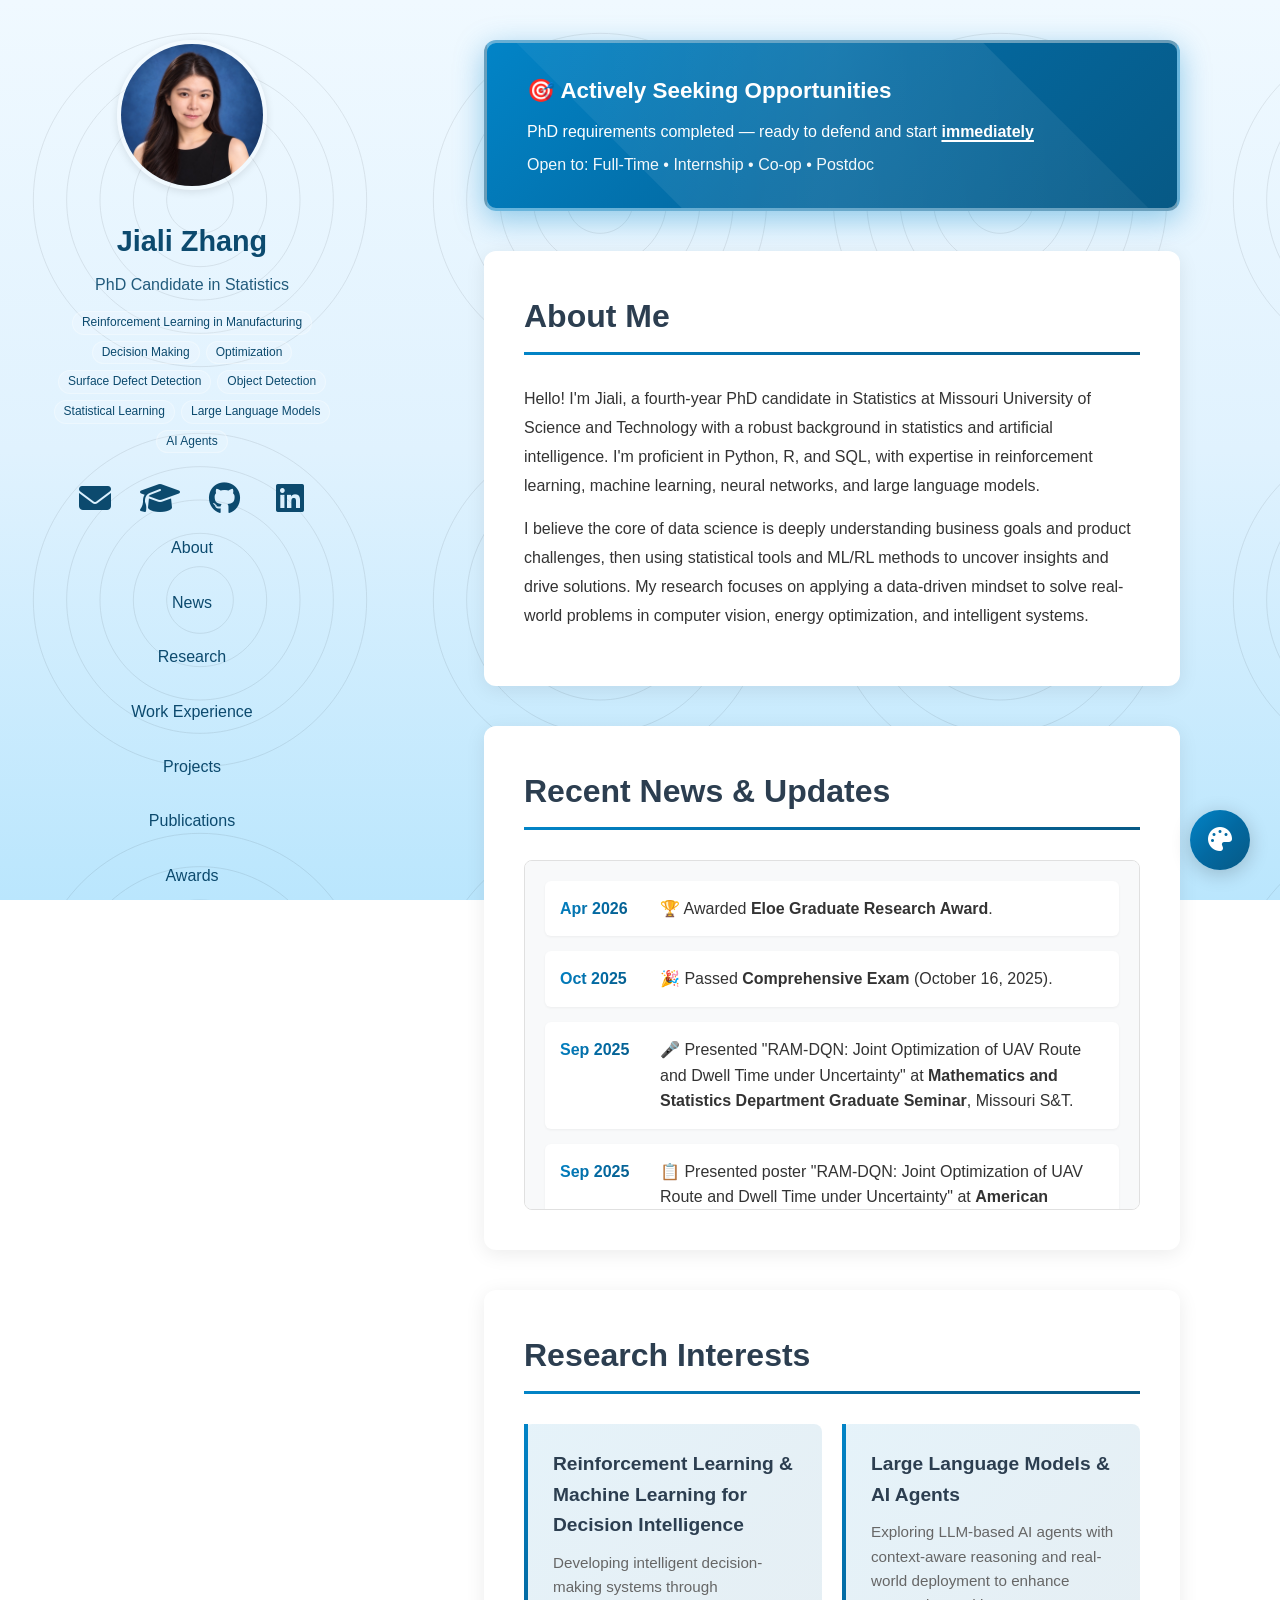
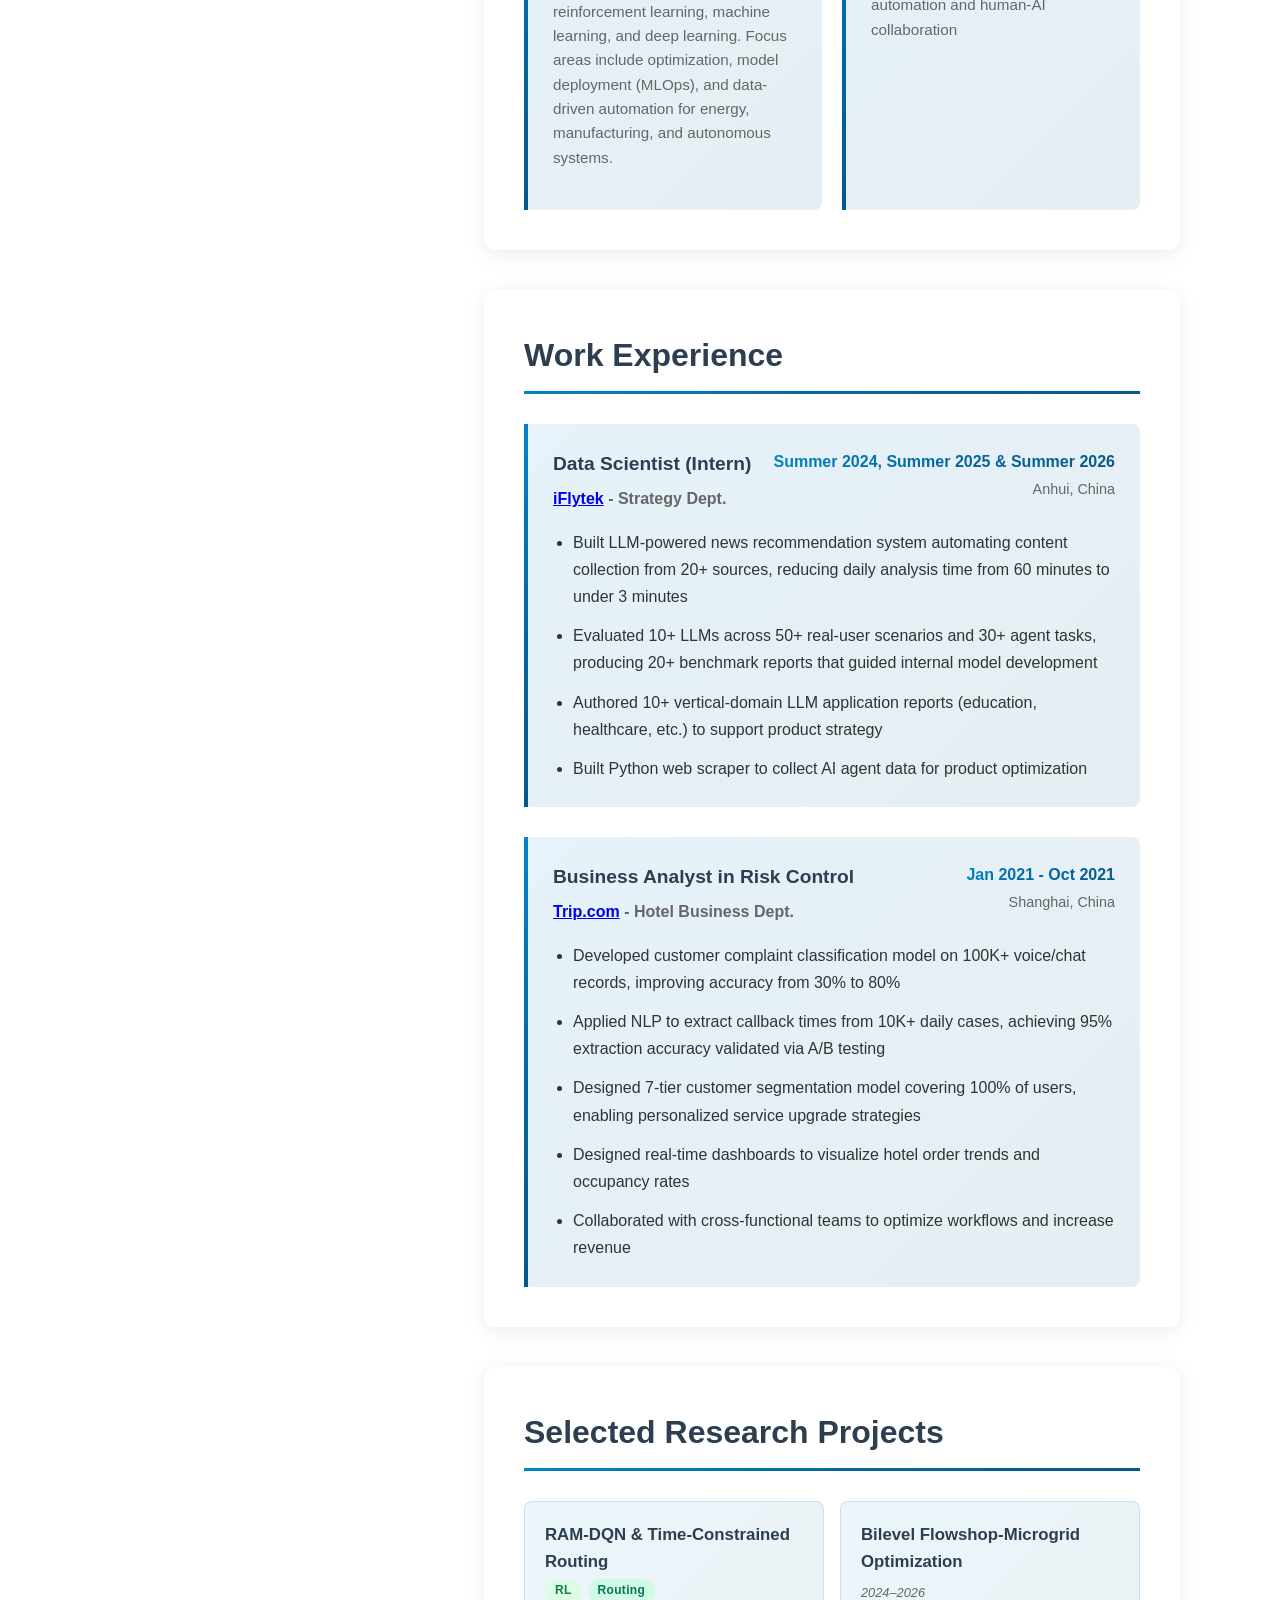
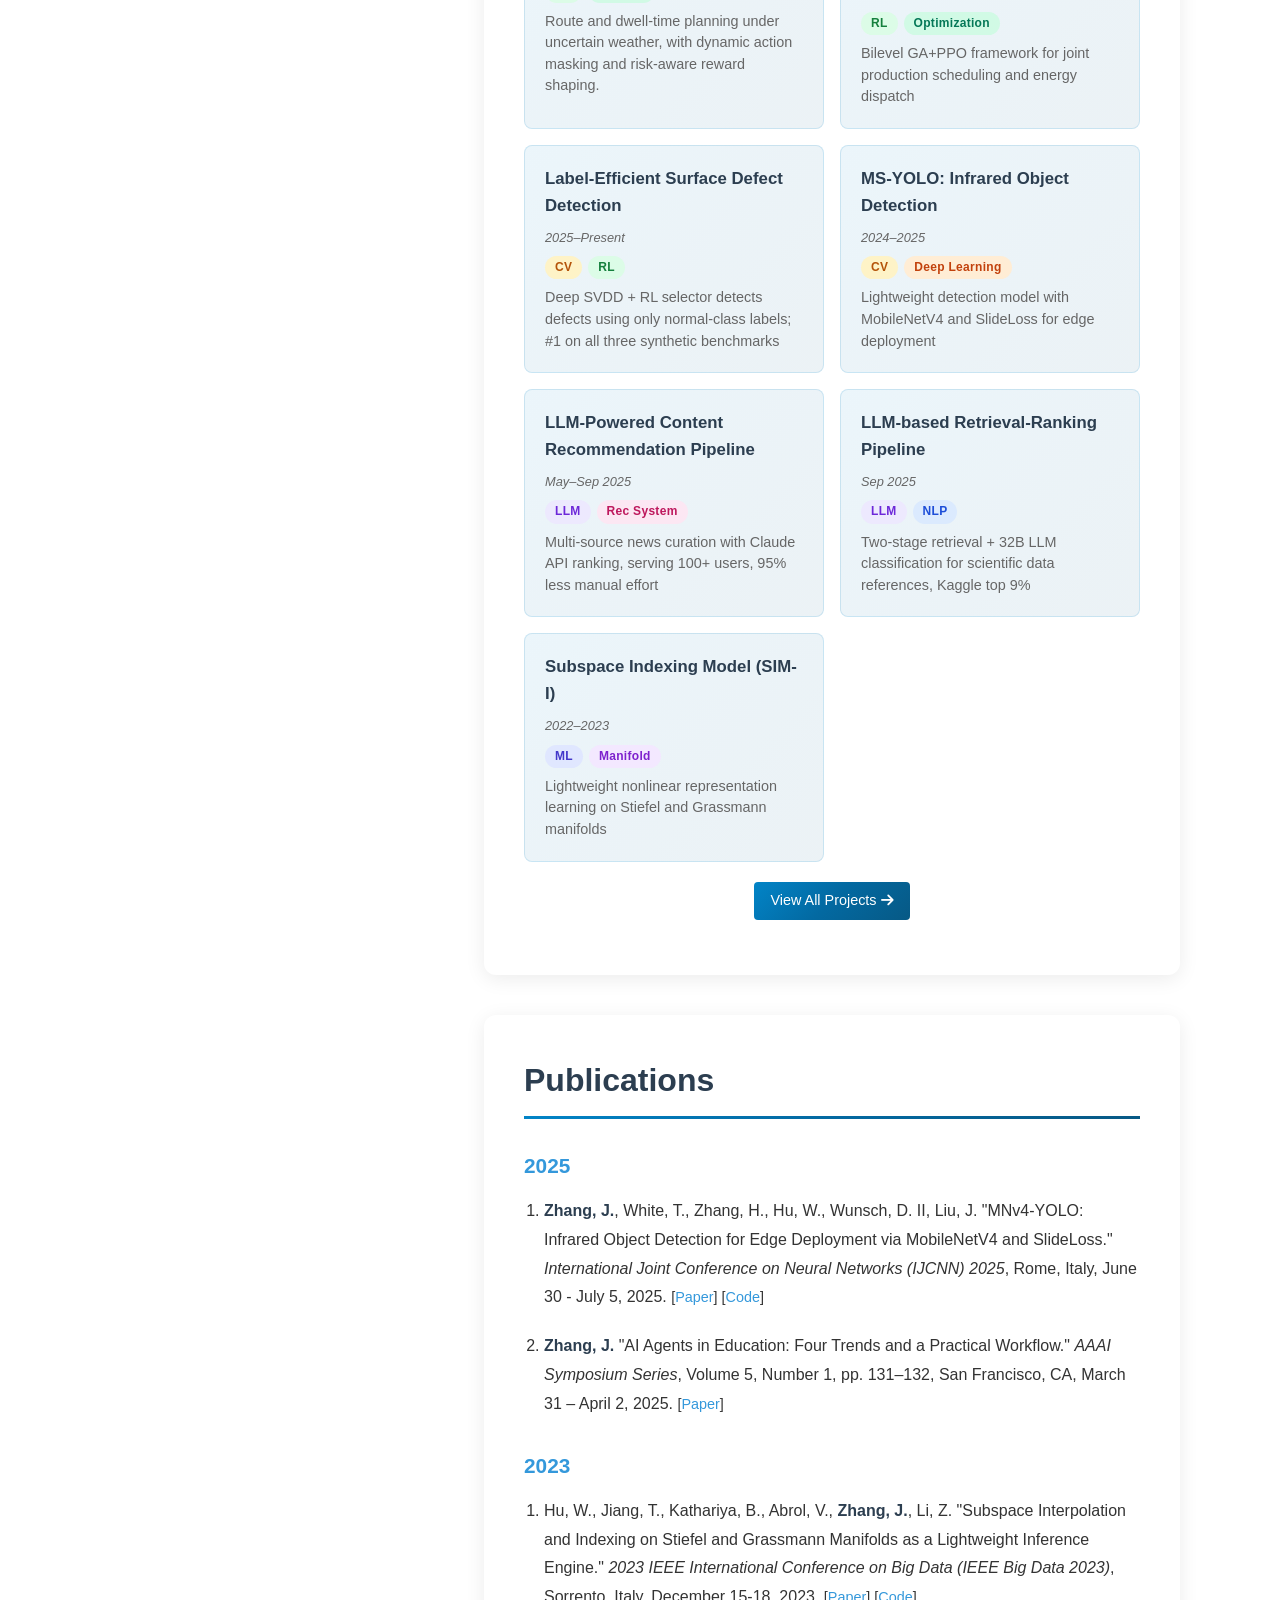
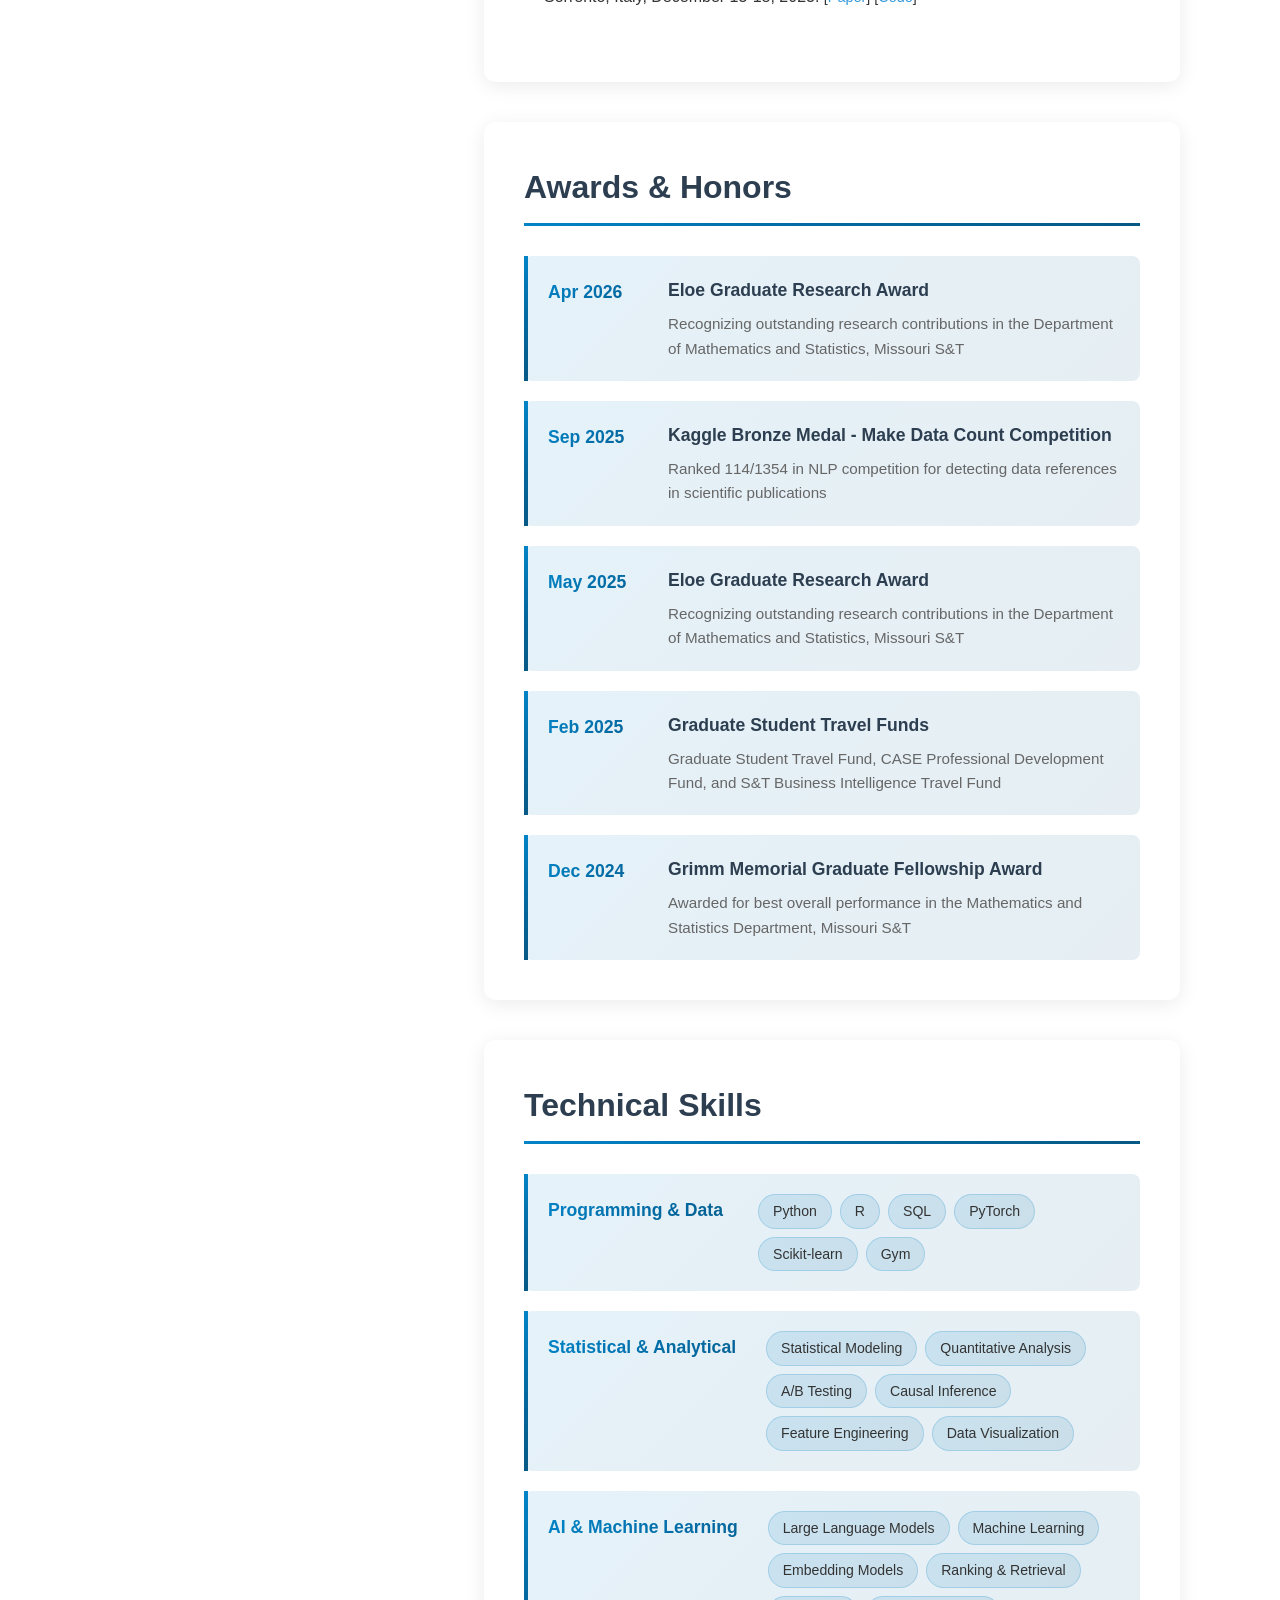
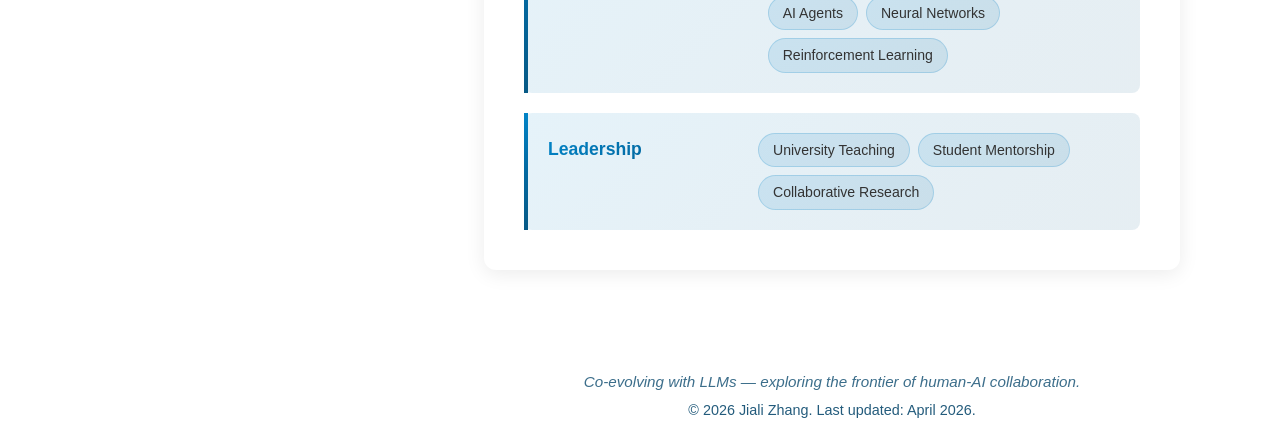
<file: index.html>
<!DOCTYPE html>
<html lang="en">
<head>
    <meta charset="UTF-8">
    <meta name="viewport" content="width=device-width, initial-scale=1.0">
    <meta name="description" content="Jiali Zhang - PhD Candidate in Statistics at Missouri S&T. Expertise in Reinforcement Learning, Deep Learning, Computer Vision, and LLMs. Data Scientist seeking 2025 opportunities.">
    <meta name="keywords" content="Jiali Zhang, Data Science, Machine Learning, Reinforcement Learning, YOLO, Computer Vision, Deep Learning, Statistics, PhD, Missouri S&T">
    <title>Jiali Zhang - PhD Candidate & Data Scientist</title>
    <link rel="stylesheet" href="style.css?v=sidebar-scroll-20261029">
    <link rel="stylesheet" href="https://cdnjs.cloudflare.com/ajax/libs/font-awesome/6.5.1/css/all.min.css">
</head>
<body>
    <div class="page-layout">
        <!-- Left Sidebar (30%) -->
        <aside class="sidebar">
            <div class="sidebar-content">
                <div class="profile-section">
                    <div class="profile-image">
                        <img src="profile.jpg" alt="Jiali Zhang" onerror="this.style.display='none'">
                    </div>
                    <h1>Jiali Zhang</h1>
                    <p class="subtitle">PhD Candidate in Statistics</p>
                    <div class="research-keywords">
                        <span class="keyword-tag">Reinforcement Learning in Manufacturing</span>
                        <span class="keyword-tag">Decision Making</span>
                        <span class="keyword-tag">Optimization</span>
                        <span class="keyword-tag">Surface Defect Detection</span>
                        <span class="keyword-tag">Object Detection</span>
                        <span class="keyword-tag">Statistical Learning</span>
                        <span class="keyword-tag">Large Language Models</span>
                        <span class="keyword-tag">AI Agents</span>
                    </div>

                    <!-- Contact Icons -->
                    <div class="contact-links">
                        <a href="mailto:jztk7@mst.edu" class="contact-item" title="Email: jztk7@mst.edu">
                            <i class="fas fa-envelope"></i>
                        </a>
                        <a href="https://scholar.google.com/citations?user=5T9X91sAAAAJ&hl=zh-CN&oi=sra" class="contact-item" target="_blank" title="Google Scholar">
                            <i class="fas fa-graduation-cap"></i>
                        </a>
                        <a href="https://github.com/JialiZhang1016" class="contact-item" target="_blank" title="GitHub">
                            <i class="fab fa-github"></i>
                        </a>
                        <a href="https://www.linkedin.com/in/jiali-zhang-151379292/" class="contact-item" target="_blank" title="LinkedIn">
                            <i class="fab fa-linkedin"></i>
                        </a>
                    </div>
                </div>

                <nav class="sidebar-nav">
                    <ul>
                        <li><a href="#about">About</a></li>
                        <li><a href="#news">News</a></li>
                        <li><a href="#research">Research</a></li>
                        <li><a href="#experience">Work Experience</a></li>
                        <li><a href="#projects">Projects</a></li>
                        <li><a href="#publications">Publications</a></li>
                        <li><a href="#awards">Awards</a></li>
                        <li><a href="#skills">Skills</a></li>
                        <li><a href="blog.html">Blog</a></li>
                    </ul>
                </nav>
            </div>
        </aside>

        <!-- Right Main Content (70%) -->
        <main class="main-content">
        <!-- Availability Banner -->
        <div class="availability-banner">
            <div class="availability-content">
                <h3>🎯 Actively Seeking Opportunities</h3>
                <p>PhD requirements completed — ready to defend and start <strong>immediately</strong></p>
                <p class="seeking-roles">Open to: Full-Time • Internship • Co-op • Postdoc</p>
            </div>
        </div>

        <!-- About Section -->
        <section id="about" class="section">
            <h2>About Me</h2>
            <p>
                Hello! I'm Jiali, a fourth-year PhD candidate in Statistics at Missouri University of Science and Technology with a robust background in statistics and artificial intelligence. I'm proficient in Python, R, and SQL, with expertise in reinforcement learning, machine learning, neural networks, and large language models.
            </p>
            <p>
                I believe the core of data science is deeply understanding business goals and product challenges, then using statistical tools and ML/RL methods to uncover insights and drive solutions. My research focuses on applying a data-driven mindset to solve real-world problems in computer vision, energy optimization, and intelligent systems.
            </p>
        </section>

        <!-- News Section -->
        <section id="news" class="section">
            <h2>Recent News & Updates</h2>
            <div class="news-list">
                <div class="news-item">
                    <span class="news-date">Apr 2026</span>
                    <span class="news-content">
                        🏆 Awarded <strong>Eloe Graduate Research Award</strong>.
                    </span>
                </div>
                <div class="news-item">
                    <span class="news-date">Oct 2025</span>
                    <span class="news-content">
                        🎉 Passed <strong>Comprehensive Exam</strong> (October 16, 2025).
                    </span>
                </div>
                <div class="news-item">
                    <span class="news-date">Sep 2025</span>
                    <span class="news-content">
                        🎤 Presented "RAM-DQN: Joint Optimization of UAV Route and Dwell Time under Uncertainty" at <strong>Mathematics and Statistics Department Graduate Seminar</strong>, Missouri S&T.
                    </span>
                </div>
                <div class="news-item">
                    <span class="news-date">Sep 2025</span>
                    <span class="news-content">
                        📋 Presented poster "RAM-DQN: Joint Optimization of UAV Route and Dwell Time under Uncertainty" at <strong>American Statistical Association (ASA) Statistics Day</strong>, Washington University in St. Louis.
                    </span>
                </div>
                <div class="news-item">
                    <span class="news-date">Sep 2025</span>
                    <span class="news-content">
                        🥉 Awarded <strong>Bronze Medal</strong> in <strong><a href="https://www.kaggle.com/competitions/make-data-count-finding-data-references">Make Data Count Kaggle Competition</a></strong> (ranked 114/1354).
                    </span>
                </div>
                <div class="news-item">
                    <span class="news-date">Jul 2025</span>
                    <span class="news-content">
                        🎤 Presented "MS-YOLO: Infrared Object Detection for Edge Deployment via MobileNetV4 and SlideLoss" at <strong>IJCNN</strong>, Rome, Italy.
                    </span>
                </div>
                <div class="news-item">
                    <span class="news-date">Jun 2025</span>
                    <span class="news-content">
                        🎤 Presented "MNv4-YOLO: Infrared Object Detection for Edge Deployment via MobileNetV4 and SlideLoss" at <strong><a href="https://stlouis-gwis.wixsite.com/stlouis-gwis/">Graduate Women In Science (GWIS) Scientific Conference</a></strong>, Saint Louis University Medical Campus Learning Resources Center (LRC).
                    </span>
                </div>
                <div class="news-item">
                    <span class="news-date">May 2025</span>
                    <span class="news-content">
                        🏆 Awarded <strong>Eloe Graduate Research Award</strong>.
                    </span>
                </div>
                <div class="news-item">
                    <span class="news-date">Mar 2025</span>
                    <span class="news-content">
                        📋 Presented poster "AI Agents in Education: Four Trends and a Practical Workflow" at <strong>AAAI 2025 Spring Symposium</strong>, San Francisco.
                    </span>
                </div>
                <div class="news-item">
                    <span class="news-date">Feb 2025</span>
                    <span class="news-content">
                        🎤 Presented "Object Detection: A Brief History and an Improved Model for Infrared Imaging" at <strong>Mathematics and Statistics Department Graduate Seminar</strong>, Missouri S&T.
                    </span>
                </div>
                <div class="news-item">
                    <span class="news-date">Feb 2025</span>
                    <span class="news-content">
                        💰 Received <strong>Graduate Student Travel Fund</strong>, <strong>CASE Professional Development Fund</strong>, and <strong>S&T Business Intelligence Travel Fund</strong>.
                    </span>
                </div>
                <div class="news-item">
                    <span class="news-date">Dec 2024</span>
                    <span class="news-content">
                        🏆 Awarded <strong>Grimm Memorial Graduate Fellowship Award</strong> for best overall performance in the Mathematics and Statistics Department.
                    </span>
                </div>
                <div class="news-item">
                    <span class="news-date">May-Aug 2024</span>
                    <span class="news-content">
                        💼 Internship as <strong>Data Scientist</strong> at <strong><a href="https://iflytek.com/en/">iFlytek</a></strong>.
                    </span>
                </div>
                <div class="news-item">
                    <span class="news-date">Feb 2024</span>
                    <span class="news-content">
                        🎤 Presented "Reinforcement Learning and Its Application in the Manufacturing and Microgrid Field" at <strong>Mathematics and Statistics Department Graduate Seminar</strong>, Missouri S&T.
                    </span>
                </div>
                <div class="news-item">
                    <span class="news-date">Mar 2024</span>
                    <span class="news-content">
                        👥 Joined Dr. Wunsch's <strong><a href="https://acil.mst.edu/">Applied Computational Intelligence Laboratory (ACIL)</a></strong>.
                    </span>
                </div>
                <div class="news-item">
                    <span class="news-date">Mar 2024</span>
                    <span class="news-content">
                        📋 Presented poster "Subspace Interpolation and Indexing on Stiefel and Grassmann Manifolds as a Lightweight Inference Engine" at <strong>Pi Day Poster Session</strong>, Missouri S&T.
                    </span>
                </div>
                <div class="news-item">
                    <span class="news-date">Dec 2023</span>
                    <span class="news-content">
                        🎤 Presented "Subspace Interpolation and Indexing on Stiefel and Grassmann Manifolds as a Lightweight Inference Engine" at <strong>IEEE International Conference on Big Data</strong>, Sorrento, Italy (online).
                    </span>
                </div>
                <div class="news-item">
                    <span class="news-date">Oct 2023</span>
                    <span class="news-content">
                        🎤 Presented "Joint Control of Flow-Shop Manufacturing System Coupled with Microgrid" at <strong>2023 SIAM Conference on Control and Its Applications</strong>, Lincoln, Nebraska.
                    </span>
                </div>
                <div class="news-item">
                    <span class="news-date">Sep 2022</span>
                    <span class="news-content">
                        🎉 Passed <strong>PhD Qualifying Exam</strong>.
                    </span>
                </div>
                <div class="news-item">
                    <span class="news-date">Jan 2022</span>
                    <span class="news-content">
                        👥 Joined Dr. Hu's  <strong><a href="https://huwenqing0606.github.io/ResearchTeam.html">Stochastic Computational Intelligence (SCI) Lab</a></strong>.
                    </span>
                </div>
                <div class="news-item">
                    <span class="news-date">Jan 2022</span>
                    <span class="news-content">
                        🎓 Enrolled in <strong>Ph.D. Program in Statistics</strong>, Missouri University of Science and Technology.
                    </span>
                </div>
            </div>
        </section>


        <!-- Research Interests Section -->
        <section id="research" class="section">
            <h2>Research Interests</h2>
            <div class="research-areas">
                <div class="research-card">
                    <h3>Reinforcement Learning & Machine Learning for Decision Intelligence</h3>
                    <p>Developing intelligent decision-making systems through reinforcement learning, machine learning, and deep learning. Focus areas include optimization, model deployment (MLOps), and data-driven automation for energy, manufacturing, and autonomous systems.</p>
                </div>
                <div class="research-card">
                    <h3>Large Language Models & AI Agents</h3>
                    <p>Exploring LLM-based AI agents with context-aware reasoning and real-world deployment to enhance automation and human-AI collaboration</p>
                </div>
            </div>
        </section>

        <!-- Work Experience Section -->
        <section id="experience" class="section">
            <h2>Work Experience</h2>

            <div class="experience-item">
                <div class="experience-header">
                    <div class="experience-title">
                        <h3>Data Scientist (Intern)</h3>
                        <p class="company"><a href="https://www.linkedin.com/company/iflytekcoltd./" target="_blank">iFlytek</a> - Strategy Dept.</p>
                    </div>
                    <div class="experience-meta">
                        <span class="duration">Summer 2024, Summer 2025 & Summer 2026</span>
                        <span class="location">Anhui, China</span>
                    </div>
                </div>
                <ul class="experience-details">
                    <li>Built LLM-powered news recommendation system automating content collection from 20+ sources, reducing daily analysis time from 60 minutes to under 3 minutes</li>
                    <li>Evaluated 10+ LLMs across 50+ real-user scenarios and 30+ agent tasks, producing 20+ benchmark reports that guided internal model development</li>
                    <li>Authored 10+ vertical-domain LLM application reports (education, healthcare, etc.) to support product strategy</li>
                    <li>Built Python web scraper to collect AI agent data for product optimization</li>
                </ul>
            </div>

            <div class="experience-item">
                <div class="experience-header">
                    <div class="experience-title">
                        <h3>Business Analyst in Risk Control</h3>
                        <p class="company"><a href="https://www.linkedin.com/company/tripcomgroup/" target="_blank">Trip.com</a> - Hotel Business Dept.</p>
                    </div>
                    <div class="experience-meta">
                        <span class="duration">Jan 2021 - Oct 2021</span>
                        <span class="location">Shanghai, China</span>
                    </div>
                </div>
                <ul class="experience-details">
                    <li>Developed customer complaint classification model on 100K+ voice/chat records, improving accuracy from 30% to 80%</li>
                    <li>Applied NLP to extract callback times from 10K+ daily cases, achieving 95% extraction accuracy validated via A/B testing</li>
                    <li>Designed 7-tier customer segmentation model covering 100% of users, enabling personalized service upgrade strategies</li>
                    <li>Designed real-time dashboards to visualize hotel order trends and occupancy rates</li>
                    <li>Collaborated with cross-functional teams to optimize workflows and increase revenue</li>
                </ul>
            </div>
        </section>
<!-- Projects Section (Summary) -->
        <section id="projects" class="section">
            <h2>Selected Research Projects</h2>
            <div class="project-preview-grid">
                <a href="project-routing.html" class="project-preview-card"><h3>RAM-DQN &amp; Time-Constrained Routing</h3><div class="project-tags"><span class="tag tag-rl">RL</span><span class="tag tag-opt">Routing</span></div><p>Route and dwell-time planning under uncertain weather, with dynamic action masking and risk-aware reward shaping.</p></a>
                    <a href="project-bilevel.html" class="project-preview-card">
                    <h3>Bilevel Flowshop-Microgrid Optimization</h3>
                    <span class="project-preview-meta">2024–2026</span>
                    <div class="project-tags"><span class="tag tag-rl">RL</span><span class="tag tag-opt">Optimization</span></div>
                    <p>Bilevel GA+PPO framework for joint production scheduling and energy dispatch</p>
                </a>

                <a href="project-surface-defect.html" class="project-preview-card">
                    <h3>Label-Efficient Surface Defect Detection</h3>
                    <span class="project-preview-meta">2025–Present</span>
                    <div class="project-tags"><span class="tag tag-cv">CV</span><span class="tag tag-rl">RL</span></div>
                    <p>Deep SVDD + RL selector detects defects using only normal-class labels; #1 on all three synthetic benchmarks</p>
                </a>

                <a href="project-msyolo.html" class="project-preview-card">
                    <h3>MS-YOLO: Infrared Object Detection</h3>
                    <span class="project-preview-meta">2024–2025</span>
                    <div class="project-tags"><span class="tag tag-cv">CV</span><span class="tag tag-dl">Deep Learning</span></div>
                    <p>Lightweight detection model with MobileNetV4 and SlideLoss for edge deployment</p>
                </a>

                <a href="project-llm-recommendation.html" class="project-preview-card">
                    <h3>LLM-Powered Content Recommendation Pipeline</h3>
                    <span class="project-preview-meta">May–Sep 2025</span>
                    <div class="project-tags"><span class="tag tag-llm">LLM</span><span class="tag tag-rec">Rec System</span></div>
                    <p>Multi-source news curation with Claude API ranking, serving 100+ users, 95% less manual effort</p>
                </a>

                <a href="project-llm-retrieval.html" class="project-preview-card">
                    <h3>LLM-based Retrieval-Ranking Pipeline</h3>
                    <span class="project-preview-meta">Sep 2025</span>
                    <div class="project-tags"><span class="tag tag-llm">LLM</span><span class="tag tag-nlp">NLP</span></div>
                    <p>Two-stage retrieval + 32B LLM classification for scientific data references, Kaggle top 9%</p>
                </a>

                <a href="project-simi.html" class="project-preview-card">
                    <h3>Subspace Indexing Model (SIM-I)</h3>
                    <span class="project-preview-meta">2022–2023</span>
                    <div class="project-tags"><span class="tag tag-ml">ML</span><span class="tag tag-math">Manifold</span></div>
                    <p>Lightweight nonlinear representation learning on Stiefel and Grassmann manifolds</p>
                </a>
            </div>
            <p class="view-all-link">
                <a href="projects.html" class="btn-link">View All Projects <i class="fas fa-arrow-right"></i></a>
            </p>
        </section>

        <!-- Publications Section -->
        <section id="publications" class="section">
            <h2>Publications</h2>

            <div class="publication-year">
                <h3>2025</h3>
                <ol class="publication-list">
                    <li>
                        <strong>Zhang, J.</strong>, White, T., Zhang, H., Hu, W., Wunsch, D. II, Liu, J.
                        "MNv4-YOLO: Infrared Object Detection for Edge Deployment via MobileNetV4 and SlideLoss."
                        <em>International Joint Conference on Neural Networks (IJCNN) 2025</em>, Rome, Italy, June 30 - July 5, 2025.
                        <span class="pub-links">
                            [<a href="https://www.arxiv.org/abs/2509.21696">Paper</a>]
                            [<a href="https://github.com/JialiZhang1016/YOLO_thermal_small">Code</a>]
                        </span>
                    </li>
                    <li>
                        <strong>Zhang, J.</strong>
                        "AI Agents in Education: Four Trends and a Practical Workflow."
                        <em>AAAI Symposium Series</em>, Volume 5, Number 1, pp. 131–132, San Francisco, CA, March 31 – April 2, 2025.
                        <span class="pub-links">
                            [<a href="https://ojs.aaai.org/index.php/AAAI-SS/article/view/35578">Paper</a>]
                        </span>
                    </li>
                    <!-- <li>
                        <strong>Zhang, J.</strong>, et al.
                        "Sequential Decision-Making under Constraints."
                        <em>Under review, IISE Transactions</em>.
                    </li> -->
                </ol>
            </div>

            <div class="publication-year">
                <h3>2023</h3>
                <ol class="publication-list">
                    <li>
                        Hu, W., Jiang, T., Kathariya, B., Abrol, V., <strong>Zhang, J.</strong>, Li, Z.
                        "Subspace Interpolation and Indexing on Stiefel and Grassmann Manifolds as a Lightweight Inference Engine."
                        <em>2023 IEEE International Conference on Big Data (IEEE Big Data 2023)</em>, Sorrento, Italy, December 15-18, 2023.
                        <span class="pub-links">
                            [<a href="https://ieeexplore.ieee.org/abstract/document/10386432">Paper</a>]
                            [<a href="https://github.com/JialiZhang1016/SubspaceIndexing_StiefelGrassmann">Code</a>]
                        </span>
                    </li>
                </ol>
            </div>

            <!-- <p class="full-list-link">
                <a href="https://scholar.google.com/citations?user=YOUR_ID">View full list on Google Scholar →</a>
            </p> -->
        </section>

        <!-- Awards & Honors Section -->
        <section id="awards" class="section">
            <h2>Awards & Honors</h2>
            <div class="awards-list">
                <div class="award-item">
                    <div class="award-year">Apr 2026</div>
                    <div class="award-content">
                        <h3>Eloe Graduate Research Award</h3>
                        <p>Recognizing outstanding research contributions in the Department of Mathematics and Statistics, Missouri S&T</p>
                    </div>
                </div>
                <div class="award-item">
                    <div class="award-year">Sep 2025</div>
                    <div class="award-content">
                        <h3>Kaggle Bronze Medal - Make Data Count Competition</h3>
                        <p>Ranked 114/1354 in NLP competition for detecting data references in scientific publications</p>
                    </div>
                </div>
                <div class="award-item">
                    <div class="award-year">May 2025</div>
                    <div class="award-content">
                        <h3>Eloe Graduate Research Award</h3>
                        <p>Recognizing outstanding research contributions in the Department of Mathematics and Statistics, Missouri S&T</p>
                    </div>
                </div>
                <div class="award-item">
                    <div class="award-year">Feb 2025</div>
                    <div class="award-content">
                        <h3>Graduate Student Travel Funds</h3>
                        <p>Graduate Student Travel Fund, CASE Professional Development Fund, and S&T Business Intelligence Travel Fund</p>
                    </div>
                </div>
                <div class="award-item">
                    <div class="award-year">Dec 2024</div>
                    <div class="award-content">
                        <h3>Grimm Memorial Graduate Fellowship Award</h3>
                        <p>Awarded for best overall performance in the Mathematics and Statistics Department, Missouri S&T</p>
                    </div>
                </div>
            </div>
        </section>

        <!-- Skills Section -->
        <section id="skills" class="section">
            <h2>Technical Skills</h2>
            <div class="skills-list">
                <div class="skill-item">
                    <div class="skill-category">Programming & Data</div>
                    <div class="skill-content">
                        <div class="skill-tags">
                            <span class="skill-pill">Python</span>
                            <span class="skill-pill">R</span>
                            <span class="skill-pill">SQL</span>
                            <span class="skill-pill">PyTorch</span>
                            <span class="skill-pill">Scikit-learn</span>
                            <span class="skill-pill">Gym</span>
                        </div>
                    </div>
                </div>
                <div class="skill-item">
                    <div class="skill-category">Statistical & Analytical</div>
                    <div class="skill-content">
                        <div class="skill-tags">
                            <span class="skill-pill">Statistical Modeling</span>
                            <span class="skill-pill">Quantitative Analysis</span>
                            <span class="skill-pill">A/B Testing</span>
                            <span class="skill-pill">Causal Inference</span>
                            <span class="skill-pill">Feature Engineering</span>
                            <span class="skill-pill">Data Visualization</span>
                        </div>
                    </div>
                </div>
                <div class="skill-item">
                    <div class="skill-category">AI & Machine Learning</div>
                    <div class="skill-content">
                        <div class="skill-tags">
                            <span class="skill-pill">Large Language Models</span>
                            <span class="skill-pill">Machine Learning</span>
                            <span class="skill-pill">Embedding Models</span>
                            <span class="skill-pill">Ranking & Retrieval</span>
                            <span class="skill-pill">AI Agents</span>
                            <span class="skill-pill">Neural Networks</span>
                            <span class="skill-pill">Reinforcement Learning</span>
                        </div>
                    </div>
                </div>
                <div class="skill-item">
                    <div class="skill-category">Leadership</div>
                    <div class="skill-content">
                        <div class="skill-tags">
                            <span class="skill-pill">University Teaching</span>
                            <span class="skill-pill">Student Mentorship</span>
                            <span class="skill-pill">Collaborative Research</span>
                        </div>
                    </div>
                </div>
            </div>
        </section>


        </main>
    </div>

    <footer>
        <p class="footer-tagline">Co-evolving with LLMs — exploring the frontier of human-AI collaboration.</p>
        <p>&copy; 2026 Jiali Zhang. Last updated: April 2026.</p>
    </footer>

    <!-- Theme Selector Button -->
    <button id="theme-toggle" class="theme-toggle-btn" title="Change Theme">
        <i class="fas fa-palette"></i>
    </button>

    <!-- Theme Selector Modal -->
    <div id="theme-modal" class="theme-modal">
        <div class="theme-modal-content">
            <div class="theme-modal-header">
                <h3>Choose Your Theme</h3>
                <button class="theme-modal-close">&times;</button>
            </div>
            <div class="theme-options">
                <div class="theme-category">
                    <h4>Color Theme</h4>
                    <div class="theme-grid">
                        <button class="theme-option" data-theme="pearl-blue">
                            <div class="theme-preview" style="background: linear-gradient(135deg, #f0f9ff 0%, #e0f2fe 50%, #bae6fd 100%);"></div>
                            <span>Pearl Blue</span>
                            <small>Elegant & Subtle</small>
                        </button>
                        <button class="theme-option" data-theme="mst-green">
                            <div class="theme-preview" style="background: linear-gradient(135deg, #E6F0EC 0%, #D4E5DD 50%, #C2DACE 100%);"></div>
                            <span>MST Green</span>
                            <small>Academic Green</small>
                        </button>
                        <button class="theme-option" data-theme="light-academic">
                            <div class="theme-preview" style="background: linear-gradient(135deg, #E8F0FE 0%, #D0E2FF 50%, #B8D4FE 100%);"></div>
                            <span>Light Academic</span>
                            <small>Academic Blue</small>
                        </button>
                    </div>
                </div>
                <div class="theme-category">
                    <h4>Background Pattern</h4>
                    <div class="theme-grid">
                        <button class="pattern-option" data-pattern="none">
                            <div class="theme-preview" style="background: #f5f5f5;"></div>
                            <span>None</span>
                            <small>Clean</small>
                        </button>
                        <button class="pattern-option" data-pattern="topographic">
                            <div class="theme-preview pattern-demo-topo"></div>
                            <span>Topographic</span>
                            <small>Academic</small>
                        </button>
                        <button class="pattern-option" data-pattern="dots">
                            <div class="theme-preview pattern-demo-dots"></div>
                            <span>Dot Grid</span>
                            <small>Minimal</small>
                        </button>
                        <button class="pattern-option" data-pattern="waves">
                            <div class="theme-preview pattern-demo-waves"></div>
                            <span>Waves</span>
                            <small>Organic</small>
                        </button>
                        <button class="pattern-option" data-pattern="hexagons">
                            <div class="theme-preview pattern-demo-hex"></div>
                            <span>Hexagons</span>
                            <small>Tech</small>
                        </button>
                        <button class="pattern-option" data-pattern="grid">
                            <div class="theme-preview pattern-demo-grid"></div>
                            <span>Grid</span>
                            <small>Graph Paper</small>
                        </button>
                    </div>
                </div>
            </div>
        </div>
    </div>

    <script src="theme-switcher.js"></script>
    <script>
    // Scroll fade-in animation
    document.addEventListener('DOMContentLoaded', function() {
        var sections = document.querySelectorAll('.section, .availability-banner');
        sections.forEach(function(s) { s.classList.add('fade-in'); });

        var observer = new IntersectionObserver(function(entries) {
            entries.forEach(function(entry) {
                if (entry.isIntersecting) {
                    entry.target.classList.add('visible');
                }
            });
        }, { threshold: 0.1 });

        sections.forEach(function(s) { observer.observe(s); });

        // Sidebar active nav tracking
        var navLinks = document.querySelectorAll('.sidebar-nav a');
        var sectionEls = document.querySelectorAll('section[id]');

        window.addEventListener('scroll', function() {
            var scrollPos = window.scrollY + 150;
            sectionEls.forEach(function(sec) {
                if (sec.offsetTop <= scrollPos && sec.offsetTop + sec.offsetHeight > scrollPos) {
                    navLinks.forEach(function(a) { a.classList.remove('active'); });
                    var active = document.querySelector('.sidebar-nav a[href="#' + sec.id + '"]');
                    if (active) active.classList.add('active');
                }
            });
        });
    });
    </script>
</body>
</html>
</file>
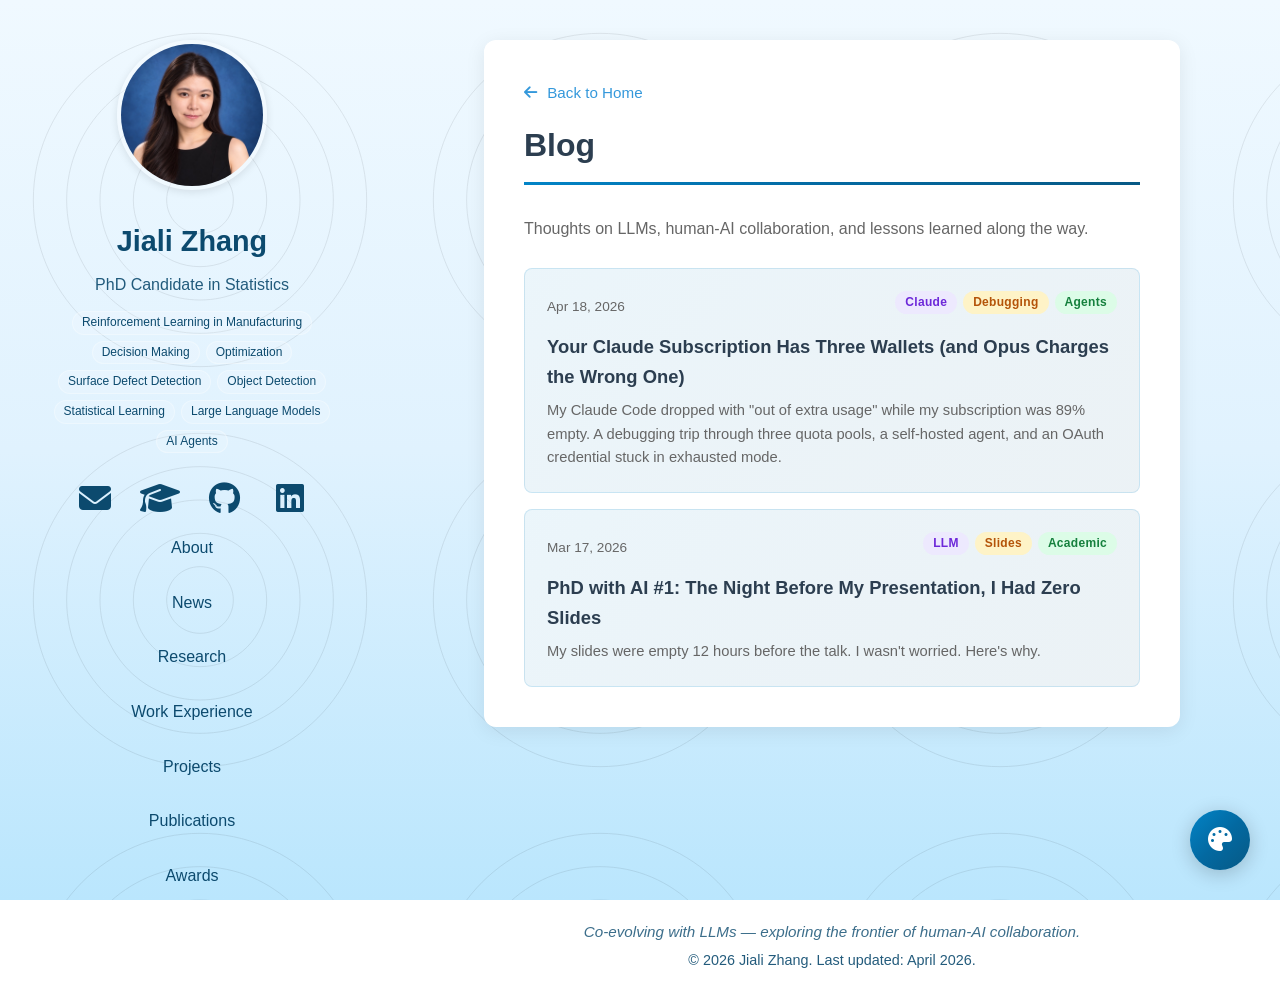
<file: blog.html>
<!DOCTYPE html>
<html lang="en">
<head>
    <meta charset="UTF-8">
    <meta name="viewport" content="width=device-width, initial-scale=1.0">
    <meta name="description" content="Jiali Zhang's Blog - Thoughts on LLMs, AI collaboration, and data science.">
    <title>Blog - Jiali Zhang</title>
    <link rel="stylesheet" href="style.css?v=sidebar-scroll-20261029">
    <link rel="stylesheet" href="https://cdnjs.cloudflare.com/ajax/libs/font-awesome/6.5.1/css/all.min.css">
</head>
<body>
    <div class="page-layout">
        <!-- Left Sidebar (30%) -->
        <aside class="sidebar">
            <div class="sidebar-content">
                <div class="profile-section">
                    <div class="profile-image">
                        <img src="profile.jpg" alt="Jiali Zhang" onerror="this.style.display='none'">
                    </div>
                    <h1>Jiali Zhang</h1>
                    <p class="subtitle">PhD Candidate in Statistics</p>
                    <div class="research-keywords">
                        <span class="keyword-tag">Reinforcement Learning in Manufacturing</span>
                        <span class="keyword-tag">Decision Making</span>
                        <span class="keyword-tag">Optimization</span>
                        <span class="keyword-tag">Surface Defect Detection</span>
                        <span class="keyword-tag">Object Detection</span>
                        <span class="keyword-tag">Statistical Learning</span>
                        <span class="keyword-tag">Large Language Models</span>
                        <span class="keyword-tag">AI Agents</span>
                    </div>

                    <div class="contact-links">
                        <a href="mailto:jztk7@mst.edu" class="contact-item" title="Email: jztk7@mst.edu">
                            <i class="fas fa-envelope"></i>
                        </a>
                        <a href="https://scholar.google.com/citations?user=5T9X91sAAAAJ&hl=zh-CN&oi=sra" class="contact-item" target="_blank" title="Google Scholar">
                            <i class="fas fa-graduation-cap"></i>
                        </a>
                        <a href="https://github.com/JialiZhang1016" class="contact-item" target="_blank" title="GitHub">
                            <i class="fab fa-github"></i>
                        </a>
                        <a href="https://www.linkedin.com/in/jiali-zhang-151379292/" class="contact-item" target="_blank" title="LinkedIn">
                            <i class="fab fa-linkedin"></i>
                        </a>
                    </div>
                </div>

                <nav class="sidebar-nav">
                    <ul>
                        <li><a href="index.html#about">About</a></li>
                        <li><a href="index.html#news">News</a></li>
                        <li><a href="index.html#research">Research</a></li>
                        <li><a href="index.html#experience">Work Experience</a></li>
                        <li><a href="index.html#projects">Projects</a></li>
                        <li><a href="index.html#publications">Publications</a></li>
                        <li><a href="index.html#awards">Awards</a></li>
                        <li><a href="index.html#skills">Skills</a></li>
                        <li><a href="blog.html" class="active">Blog</a></li>
                    </ul>
                </nav>
            </div>
        </aside>

        <!-- Right Main Content (70%) -->
        <main class="main-content">
            <section class="section">
                <div class="projects-page-header">
                    <a href="index.html" class="back-link"><i class="fas fa-arrow-left"></i> Back to Home</a>
                    <h2>Blog</h2>
                    <p class="blog-intro">Thoughts on LLMs, human-AI collaboration, and lessons learned along the way.</p>
                </div>

                <div class="blog-list">
                    <a href="blog/2026-04-18-claude-extra-usage.html" class="blog-card">
                        <div class="blog-card-header">
                            <span class="blog-date">Apr 18, 2026</span>
                            <div class="project-tags">
                                <span class="tag tag-llm">Claude</span>
                                <span class="tag tag-cv">Debugging</span>
                                <span class="tag tag-rl">Agents</span>
                            </div>
                        </div>
                        <h3>Your Claude Subscription Has Three Wallets (and Opus Charges the Wrong One)</h3>
                        <p>My Claude Code dropped with "out of extra usage" while my subscription was 89% empty. A debugging trip through three quota pools, a self-hosted agent, and an OAuth credential stuck in exhausted mode.</p>
                    </a>

                    <a href="blog/phd-with-ai-01-slides.html" class="blog-card">
                        <div class="blog-card-header">
                            <span class="blog-date">Mar 17, 2026</span>
                            <div class="project-tags">
                                <span class="tag tag-llm">LLM</span>
                                <span class="tag tag-cv">Slides</span>
                                <span class="tag tag-rl">Academic</span>
                            </div>
                        </div>
                        <h3>PhD with AI #1: The Night Before My Presentation, I Had Zero Slides</h3>
                        <p>My slides were empty 12 hours before the talk. I wasn't worried. Here's why.</p>
                    </a>

                    <!-- TEMPLATE: Copy the block below to add a new post
                    <a href="blog/your-post-slug.html" class="blog-card">
                        <div class="blog-card-header">
                            <span class="blog-date">Mon DD, YYYY</span>
                            <div class="project-tags">
                                <span class="tag tag-llm">Tag1</span>
                                <span class="tag tag-nlp">Tag2</span>
                            </div>
                        </div>
                        <h3>Your Post Title</h3>
                        <p>A short summary of the post (1-2 sentences).</p>
                    </a>
                    -->
                </div>
            </section>
        </main>
    </div>

    <footer>
        <p class="footer-tagline">Co-evolving with LLMs — exploring the frontier of human-AI collaboration.</p>
        <p>&copy; 2026 Jiali Zhang. Last updated: April 2026.</p>
    </footer>

    <button id="theme-toggle" class="theme-toggle-btn" title="Change Theme">
        <i class="fas fa-palette"></i>
    </button>

    <div id="theme-modal" class="theme-modal">
        <div class="theme-modal-content">
            <div class="theme-modal-header">
                <h3>Choose Your Theme</h3>
                <button class="theme-modal-close">&times;</button>
            </div>
            <div class="theme-options">
                <div class="theme-category">
                    <h4>Color Theme</h4>
                    <div class="theme-grid">
                        <button class="theme-option" data-theme="pearl-blue">
                            <div class="theme-preview" style="background: linear-gradient(135deg, #f0f9ff 0%, #e0f2fe 50%, #bae6fd 100%);"></div>
                            <span>Pearl Blue</span>
                        </button>
                        <button class="theme-option" data-theme="mst-green">
                            <div class="theme-preview" style="background: linear-gradient(135deg, #E6F0EC 0%, #D4E5DD 50%, #C2DACE 100%);"></div>
                            <span>MST Green</span>
                        </button>
                        <button class="theme-option" data-theme="light-academic">
                            <div class="theme-preview" style="background: linear-gradient(135deg, #E8F0FE 0%, #D0E2FF 50%, #B8D4FE 100%);"></div>
                            <span>Light Academic</span>
                        </button>
                    </div>
                </div>
                <div class="theme-category">
                    <h4>Background Pattern</h4>
                    <div class="theme-grid">
                        <button class="pattern-option" data-pattern="none">
                            <div class="theme-preview" style="background: #f5f5f5;"></div>
                            <span>None</span>
                        </button>
                        <button class="pattern-option" data-pattern="topographic">
                            <div class="theme-preview pattern-demo-topo"></div>
                            <span>Topographic</span>
                        </button>
                        <button class="pattern-option" data-pattern="dots">
                            <div class="theme-preview pattern-demo-dots"></div>
                            <span>Dot Grid</span>
                        </button>
                        <button class="pattern-option" data-pattern="waves">
                            <div class="theme-preview pattern-demo-waves"></div>
                            <span>Waves</span>
                        </button>
                        <button class="pattern-option" data-pattern="hexagons">
                            <div class="theme-preview pattern-demo-hex"></div>
                            <span>Hexagons</span>
                        </button>
                        <button class="pattern-option" data-pattern="grid">
                            <div class="theme-preview pattern-demo-grid"></div>
                            <span>Grid</span>
                        </button>
                    </div>
                </div>
            </div>
        </div>
    </div>

    <script src="theme-switcher.js"></script>
</body>
</html>
</file>
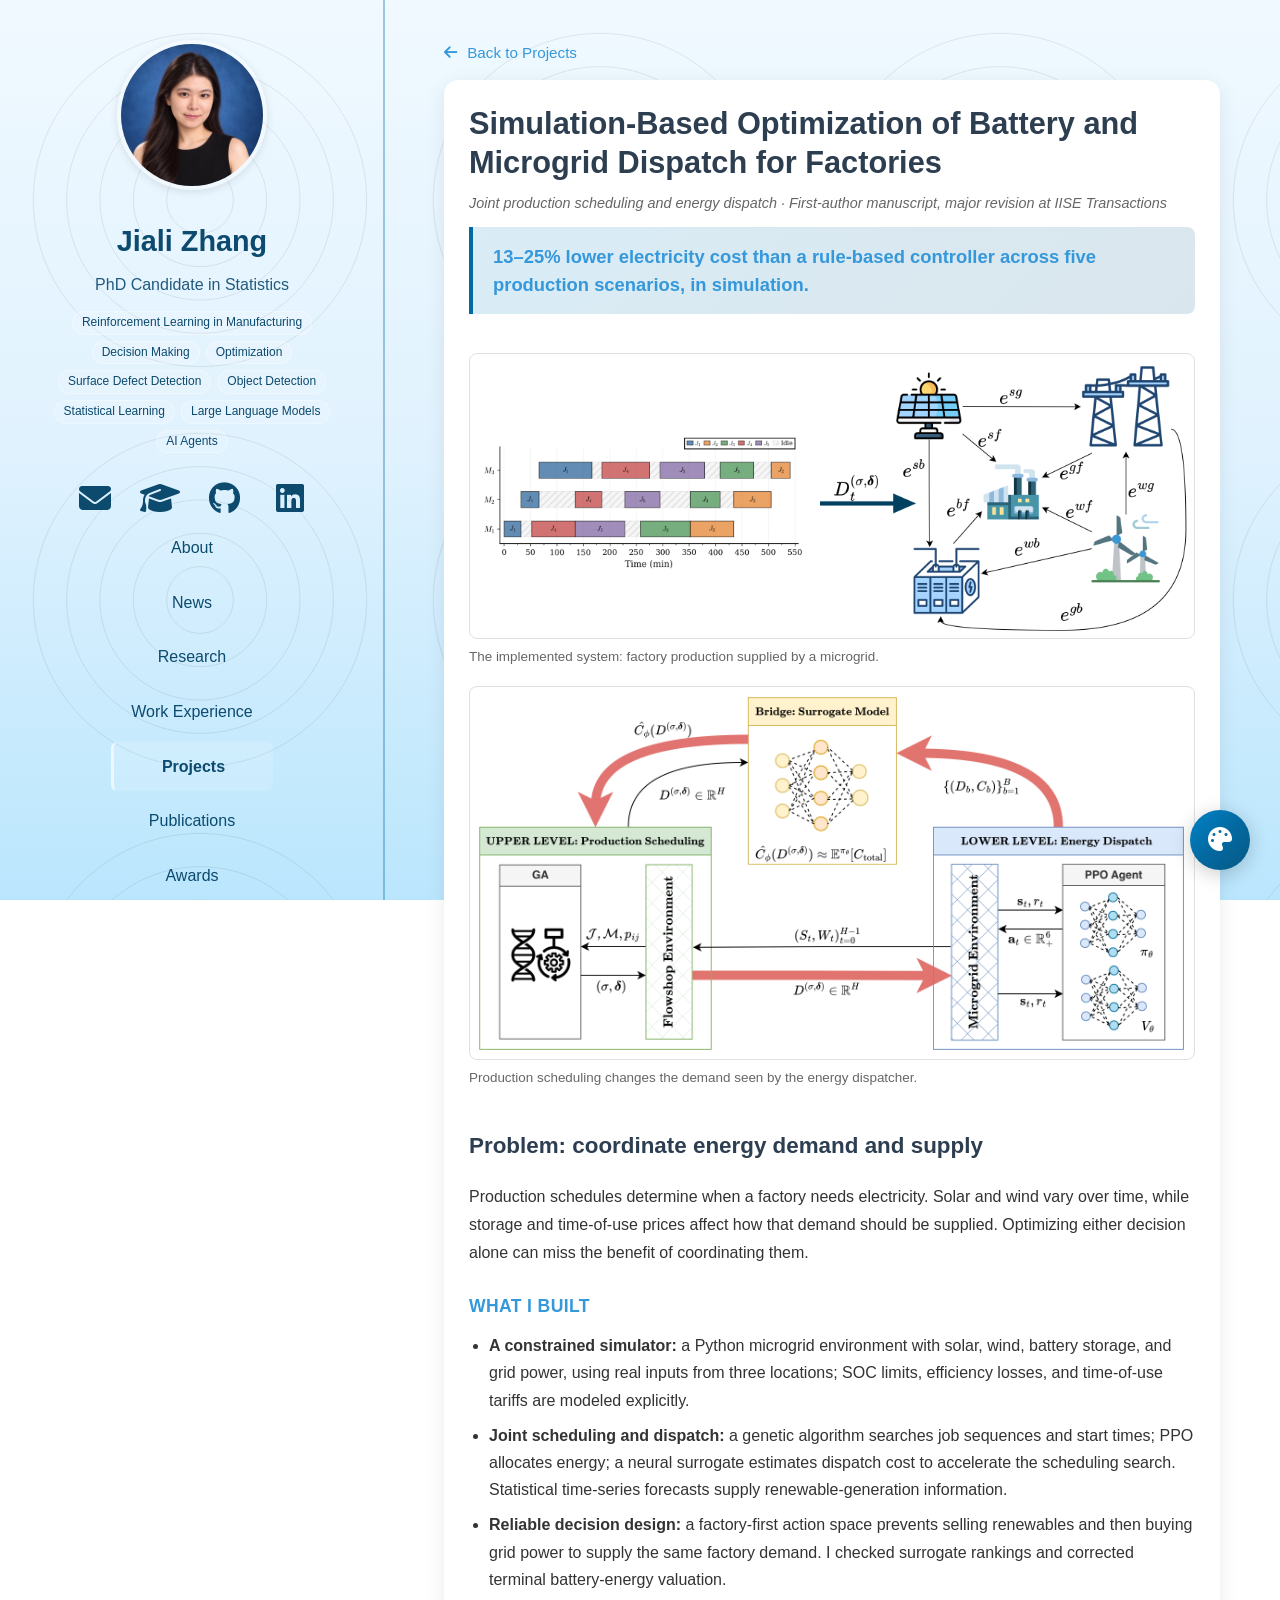
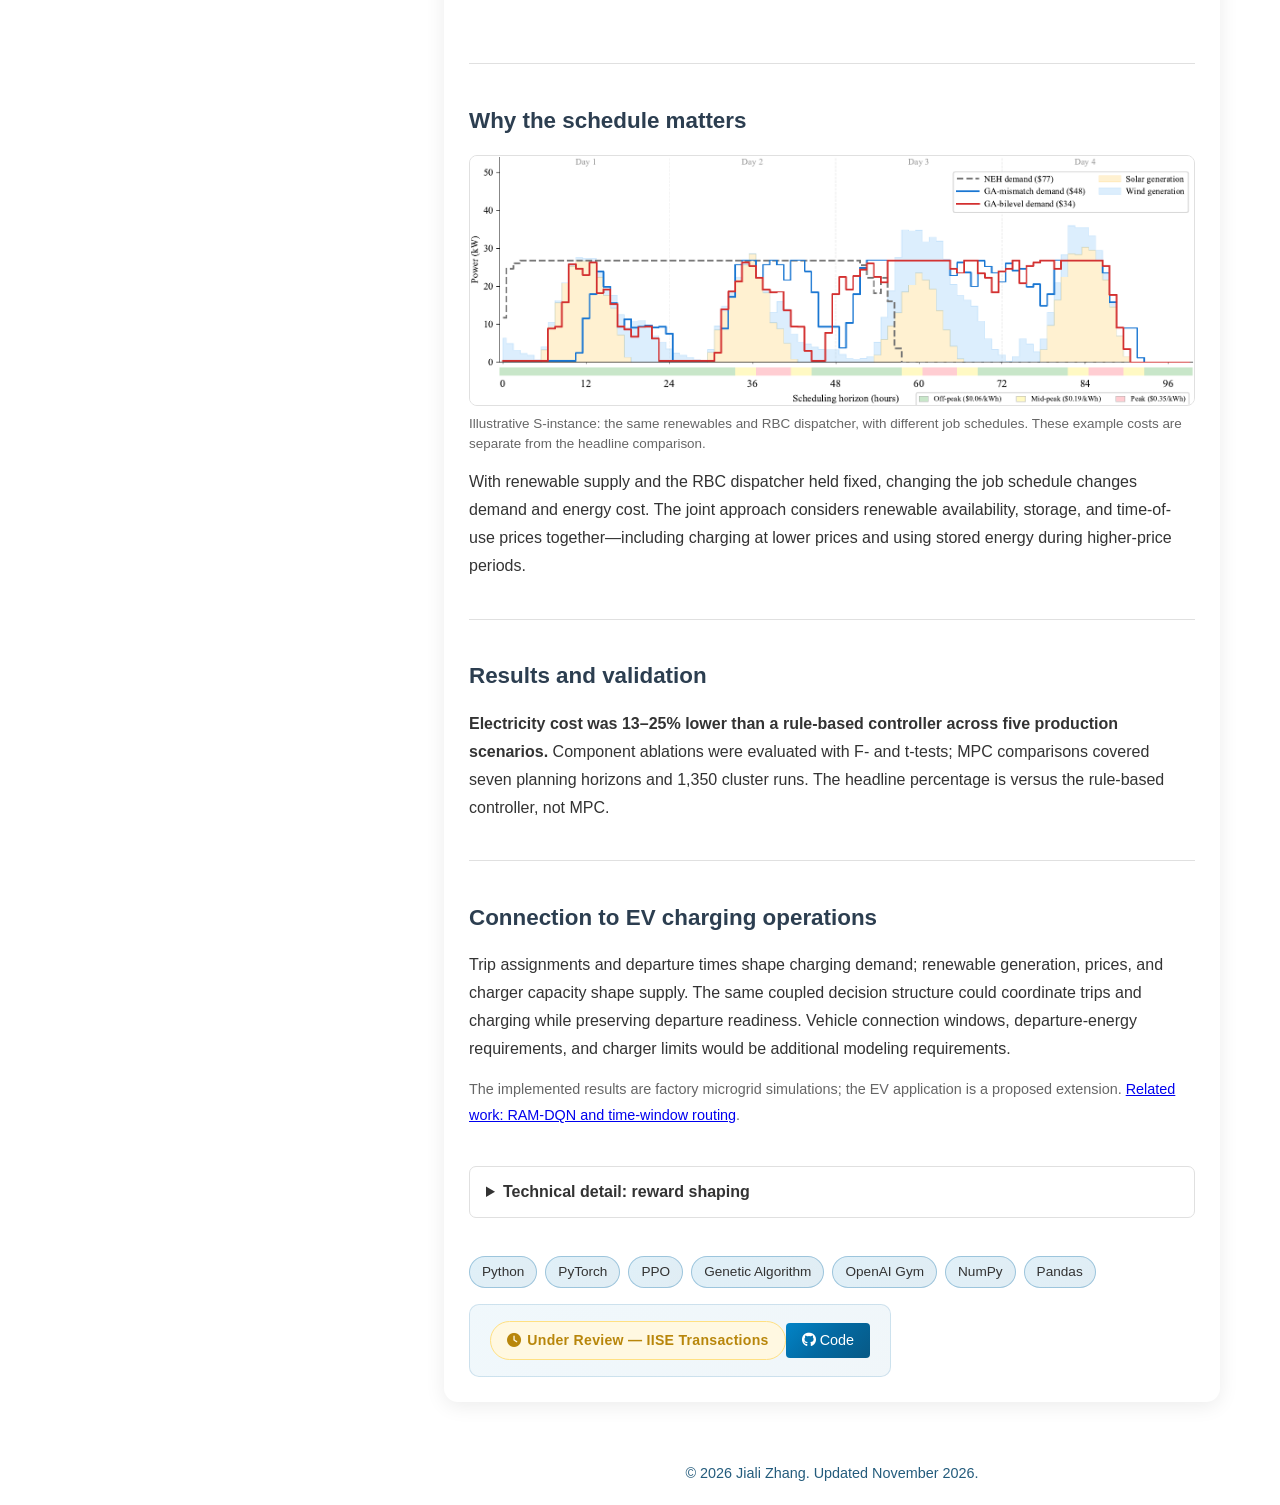
<file: project-bilevel.html>
<!DOCTYPE html>
<html lang="en">
<head>
    <meta charset="UTF-8">
    <meta name="viewport" content="width=device-width, initial-scale=1.0">
    <meta name="description" content="Bilevel Optimization for Joint Flowshop Scheduling and Microgrid Energy Management - Jiali Zhang">
    <title>Battery and Microgrid Dispatch for Factories - Jiali Zhang</title>
    <link rel="stylesheet" href="style.css?v=sidebar-scroll-20261029">
    <link rel="stylesheet" href="project-lightbox.css?v=f395db9">
    <link rel="stylesheet" href="project-focus.css">
    <link rel="stylesheet" href="project-split.css?v=3">
    <link rel="stylesheet" href="https://cdnjs.cloudflare.com/ajax/libs/font-awesome/6.5.1/css/all.min.css">
<style>
.energy-explainer h2{font-size:1.4rem;color:var(--primary-color);margin:0 0 16px}.energy-explainer p{line-height:1.75;margin:14px 0}.energy-symbols{font-size:.9rem;color:var(--text-light)}
.energy-explainer .focus-figure img{box-shadow:none;border:1px solid var(--border-color)}.energy-explainer figcaption{text-align:left;font-size:.84rem}.energy-equations{display:grid;grid-template-columns:1fr;gap:15px;margin:20px 0}.energy-equations>div{padding:13px 17px;background:rgba(86,148,185,.07);border-left:3px solid var(--primary-color)}.eq-label{font-size:.8rem;color:var(--text-light)}.energy-eq{font-family:Georgia,serif;font-size:clamp(.95rem,1.5vw,1.2rem);line-height:1.9;overflow-x:auto;padding:5px 0}.energy-penalty{padding:12px 16px;border:1px solid var(--border-color);border-radius:7px}.energy-penalty summary{cursor:pointer;font-weight:600}.energy-explainer{scroll-margin-top:24px}
</style></head>
<body class="project-focus project-resizable">
        <aside class="sidebar">
            <div class="sidebar-content">
                <div class="profile-section">
                    <div class="profile-image">
                        <img src="profile.jpg" alt="Jiali Zhang" onerror="this.style.display='none'">
                    </div>
                    <h1>Jiali Zhang</h1>
                    <p class="subtitle">PhD Candidate in Statistics</p>
                    <div class="research-keywords">
                        <span class="keyword-tag">Reinforcement Learning in Manufacturing</span>
                        <span class="keyword-tag">Decision Making</span>
                        <span class="keyword-tag">Optimization</span>
                        <span class="keyword-tag">Surface Defect Detection</span>
                        <span class="keyword-tag">Object Detection</span>
                        <span class="keyword-tag">Statistical Learning</span>
                        <span class="keyword-tag">Large Language Models</span>
                        <span class="keyword-tag">AI Agents</span>
                    </div>

                    <!-- Contact Icons -->
                    <div class="contact-links">
                        <a href="mailto:jztk7@mst.edu" class="contact-item" title="Email: jztk7@mst.edu">
                            <i class="fas fa-envelope"></i>
                        </a>
                        <a href="https://scholar.google.com/citations?user=5T9X91sAAAAJ&hl=zh-CN&oi=sra" class="contact-item" target="_blank" title="Google Scholar">
                            <i class="fas fa-graduation-cap"></i>
                        </a>
                        <a href="https://github.com/JialiZhang1016" class="contact-item" target="_blank" title="GitHub">
                            <i class="fab fa-github"></i>
                        </a>
                        <a href="https://www.linkedin.com/in/jiali-zhang-151379292/" class="contact-item" target="_blank" title="LinkedIn">
                            <i class="fab fa-linkedin"></i>
                        </a>
                    </div>
                </div>

                <nav class="sidebar-nav">
                    <ul>
                        <li><a href="index.html#about">About</a></li>
                        <li><a href="index.html#news">News</a></li>
                        <li><a href="index.html#research">Research</a></li>
                        <li><a href="index.html#experience">Work Experience</a></li>
                        <li><a href="index.html#projects" class="active">Projects</a></li>
                        <li><a href="index.html#publications">Publications</a></li>
                        <li><a href="index.html#awards">Awards</a></li>
                        <li><a href="index.html#skills">Skills</a></li>
                        <li><a href="blog.html">Blog</a></li>
                    </ul>
                </nav>
            </div>
        </aside>

    <main class="main-content focus-main">
        <a href="projects.html?v=spacing-20261029" class="back-link"><i class="fas fa-arrow-left"></i> Back to Projects</a>
        <article class="focus-card">
            <header class="focus-header">
                <h1>Simulation-Based Optimization of Battery and Microgrid Dispatch for Factories</h1>
                <p class="project-meta">Joint production scheduling and energy dispatch · First-author manuscript, major revision at IISE Transactions</p>
                <div class="project-highlight-banner">13–25% lower electricity cost than a rule-based controller across five production scenarios, in simulation.</div>
            </header>
            <div class="focus-row energy-explainer" id="framework">
                <div class="focus-figures">
                    <figure class="focus-figure"><img src="readme_plots/fig1_system_original.png" alt="Factory microgrid with solar, wind, battery storage and grid electricity"><figcaption>The implemented system: factory production supplied by a microgrid.</figcaption></figure>
                    <figure class="focus-figure"><img src="readme_plots/fig_bilevel_original.png" alt="Genetic scheduling search coupled with PPO dispatch and a neural cost surrogate" loading="lazy"><figcaption>Production scheduling changes the demand seen by the energy dispatcher.</figcaption></figure>
                </div>
                <div class="project-detail-content">
                    <h2>Problem: coordinate energy demand and supply</h2>
                    <p>Production schedules determine when a factory needs electricity. Solar and wind vary over time, while storage and time-of-use prices affect how that demand should be supplied. Optimizing either decision alone can miss the benefit of coordinating them.</p>
                    <h3>What I built</h3>
                    <ul>
                        <li><strong>A constrained simulator:</strong> a Python microgrid environment with solar, wind, battery storage, and grid power, using real inputs from three locations; SOC limits, efficiency losses, and time-of-use tariffs are modeled explicitly.</li>
                        <li><strong>Joint scheduling and dispatch:</strong> a genetic algorithm searches job sequences and start times; PPO allocates energy; a neural surrogate estimates dispatch cost to accelerate the scheduling search. Statistical time-series forecasts supply renewable-generation information.</li>
                        <li id="reliability"><strong>Reliable decision design:</strong> a factory-first action space prevents selling renewables and then buying grid power to supply the same factory demand. I checked surrogate rankings and corrected terminal battery-energy valuation.</li>
                    </ul>
                </div>
            </div>
            <div class="focus-full energy-explainer" id="demand-supply">
                <h2>Why the schedule matters</h2>
                <figure class="focus-figure"><img src="readme_plots/energy/sequence-effect-S.png" alt="Different job schedules create different demand profiles against the same renewable supply and time-of-use tariff" loading="lazy"><figcaption>Illustrative S-instance: the same renewables and RBC dispatcher, with different job schedules. These example costs are separate from the headline comparison.</figcaption></figure>
                <p>With renewable supply and the RBC dispatcher held fixed, changing the job schedule changes demand and energy cost. The joint approach considers renewable availability, storage, and time-of-use prices together—including charging at lower prices and using stored energy during higher-price periods.</p>
            </div>
            <div class="focus-full energy-explainer" id="results">
                <h2>Results and validation</h2>
                <p><strong>Electricity cost was 13–25% lower than a rule-based controller across five production scenarios.</strong> Component ablations were evaluated with F- and t-tests; MPC comparisons covered seven planning horizons and 1,350 cluster runs. The headline percentage is versus the rule-based controller, not MPC.</p>
            </div>
            <div class="focus-full energy-explainer" id="mobility-connection">
                <h2>Connection to EV charging operations</h2>
                <p>Trip assignments and departure times shape charging demand; renewable generation, prices, and charger capacity shape supply. The same coupled decision structure could coordinate trips and charging while preserving departure readiness. Vehicle connection windows, departure-energy requirements, and charger limits would be additional modeling requirements.</p>
                <p class="energy-symbols">The implemented results are factory microgrid simulations; the EV application is a proposed extension. <a href="project-routing.html">Related work: RAM-DQN and time-window routing</a>.</p>
            </div>
<details class="focus-full energy-explainer energy-penalty" id="reward-shaping">
                <summary>Technical detail: reward shaping</summary>
                <p>Charging incurs an immediate cost but may reduce purchases at a later peak price. I used potential-based reward shaping to make that delayed value more informative during training, alongside a penalty for renewable waste.</p>
                <div class="energy-equations" aria-label="Reward function from the project slides">
                    <div><span class="eq-label">Total reward</span><div class="energy-eq">r<sub>t</sub> = −C<sub>t</sub> + F(s<sub>t</sub>, s<sub>t+1</sub>) − W<sup>pen</sup><sub>t</sub></div></div>
                    <div><span class="eq-label">Potential difference</span><div class="energy-eq">F(s<sub>t</sub>, s<sub>t+1</sub>) = Φ(s<sub>t+1</sub>) − Φ(s<sub>t</sub>)</div></div>
                    <div><span class="eq-label">Value of stored energy</span><div class="energy-eq">Φ(s<sub>t</sub>) = (SOC<sub>t</sub> / B<sub>cap</sub>) · v<sup>arb</sup><sub>t</sub> · β</div></div>
                    <div><span class="eq-label">Price-spread signal</span><div class="energy-eq">v<sup>arb</sup><sub>t</sub> = ρ<sub>max</sub> + η max(0, ρ<sub>max</sub> − ρ<sub>t</sub>)</div></div>
                </div>
                <p class="energy-symbols">C<sub>t</sub>: grid purchase cost − renewable export revenue + battery cycling cost. ρ<sub>t</sub>: current buy price; ρ<sub>max</sub> = max<sub>τ≥t</sub> ρ<sub>τ</sub> from the known ToU schedule. B<sub>cap</sub>: battery capacity; β, η: calibration coefficients.</p>
                <details class="energy-penalty"><summary>Renewable-waste penalty</summary><div class="energy-eq">W<sup>pen</sup><sub>t</sub> = κ ρ<sub>t</sub> max(0, R<sub>t</sub> − D<sub>t</sub><sup>(σ,δ)</sup> − B<sub>room,t</sub>)</div><p>R<sub>t</sub> is solar + wind generation; D<sub>t</sub><sup>(σ,δ)</sup> is schedule-dependent demand; B<sub>room,t</sub> is available battery headroom. The penalty encourages preserving room for renewable energy.</p></details>
            </details>
            <div class="focus-footer-row">
                <div class="tech-stack">
                    <span class="tech-pill">Python</span>
                    <span class="tech-pill">PyTorch</span>
                    <span class="tech-pill">PPO</span>
                    <span class="tech-pill">Genetic Algorithm</span>
                    <span class="tech-pill">OpenAI Gym</span>
                    <span class="tech-pill">NumPy</span>
                    <span class="tech-pill">Pandas</span>
                </div>
                <div class="project-links-card">
                    <span class="publication-badge under-review"><i class="fas fa-clock"></i>Under Review &mdash; IISE Transactions</span>
                    <div class="link-buttons">
                        <a href="https://github.com/JialiZhang1016/bilevel-energy-management" class="btn-link"><i class="fab fa-github"></i> Code</a>
                    </div>
                </div>
            </div>

        </article>
    </main>

    <footer>
        <p>&copy; 2026 Jiali Zhang. Updated November 2026.</p>
    </footer>

    <!-- Theme Selector Button -->
    <button id="theme-toggle" class="theme-toggle-btn" title="Change Theme">
        <i class="fas fa-palette"></i>
    </button>

    <!-- Theme Selector Modal -->
    <div id="theme-modal" class="theme-modal">
        <div class="theme-modal-content">
            <div class="theme-modal-header">
                <h3>Choose Your Theme</h3>
                <button class="theme-modal-close">&times;</button>
            </div>
            <div class="theme-options">
                <div class="theme-category">
                    <h4>Color Theme</h4>
                    <div class="theme-grid">
                        <button class="theme-option" data-theme="pearl-blue">
                            <div class="theme-preview" style="background: linear-gradient(135deg, #f0f9ff 0%, #e0f2fe 50%, #bae6fd 100%);"></div>
                            <span>Pearl Blue</span>
                        </button>
                        <button class="theme-option" data-theme="mst-green">
                            <div class="theme-preview" style="background: linear-gradient(135deg, #E6F0EC 0%, #D4E5DD 50%, #C2DACE 100%);"></div>
                            <span>MST Green</span>
                        </button>
                        <button class="theme-option" data-theme="light-academic">
                            <div class="theme-preview" style="background: linear-gradient(135deg, #E8F0FE 0%, #D0E2FF 50%, #B8D4FE 100%);"></div>
                            <span>Light Academic</span>
                        </button>
                    </div>
                </div>
                <div class="theme-category">
                    <h4>Background Pattern</h4>
                    <div class="theme-grid">
                        <button class="pattern-option" data-pattern="none">
                            <div class="theme-preview" style="background: #f5f5f5;"></div>
                            <span>None</span>
                        </button>
                        <button class="pattern-option" data-pattern="topographic">
                            <div class="theme-preview pattern-demo-topo"></div>
                            <span>Topographic</span>
                        </button>
                        <button class="pattern-option" data-pattern="dots">
                            <div class="theme-preview pattern-demo-dots"></div>
                            <span>Dot Grid</span>
                        </button>
                        <button class="pattern-option" data-pattern="waves">
                            <div class="theme-preview pattern-demo-waves"></div>
                            <span>Waves</span>
                        </button>
                        <button class="pattern-option" data-pattern="hexagons">
                            <div class="theme-preview pattern-demo-hex"></div>
                            <span>Hexagons</span>
                        </button>
                        <button class="pattern-option" data-pattern="grid">
                            <div class="theme-preview pattern-demo-grid"></div>
                            <span>Grid</span>
                        </button>
                    </div>
                </div>
            </div>
        </div>
    </div>

    <script src="theme-switcher.js"></script>
    <script src="project-split.js?v=1"></script>
    <script src="project-lightbox.js?v=3b9923a"></script>
</body>
</html>
</file>
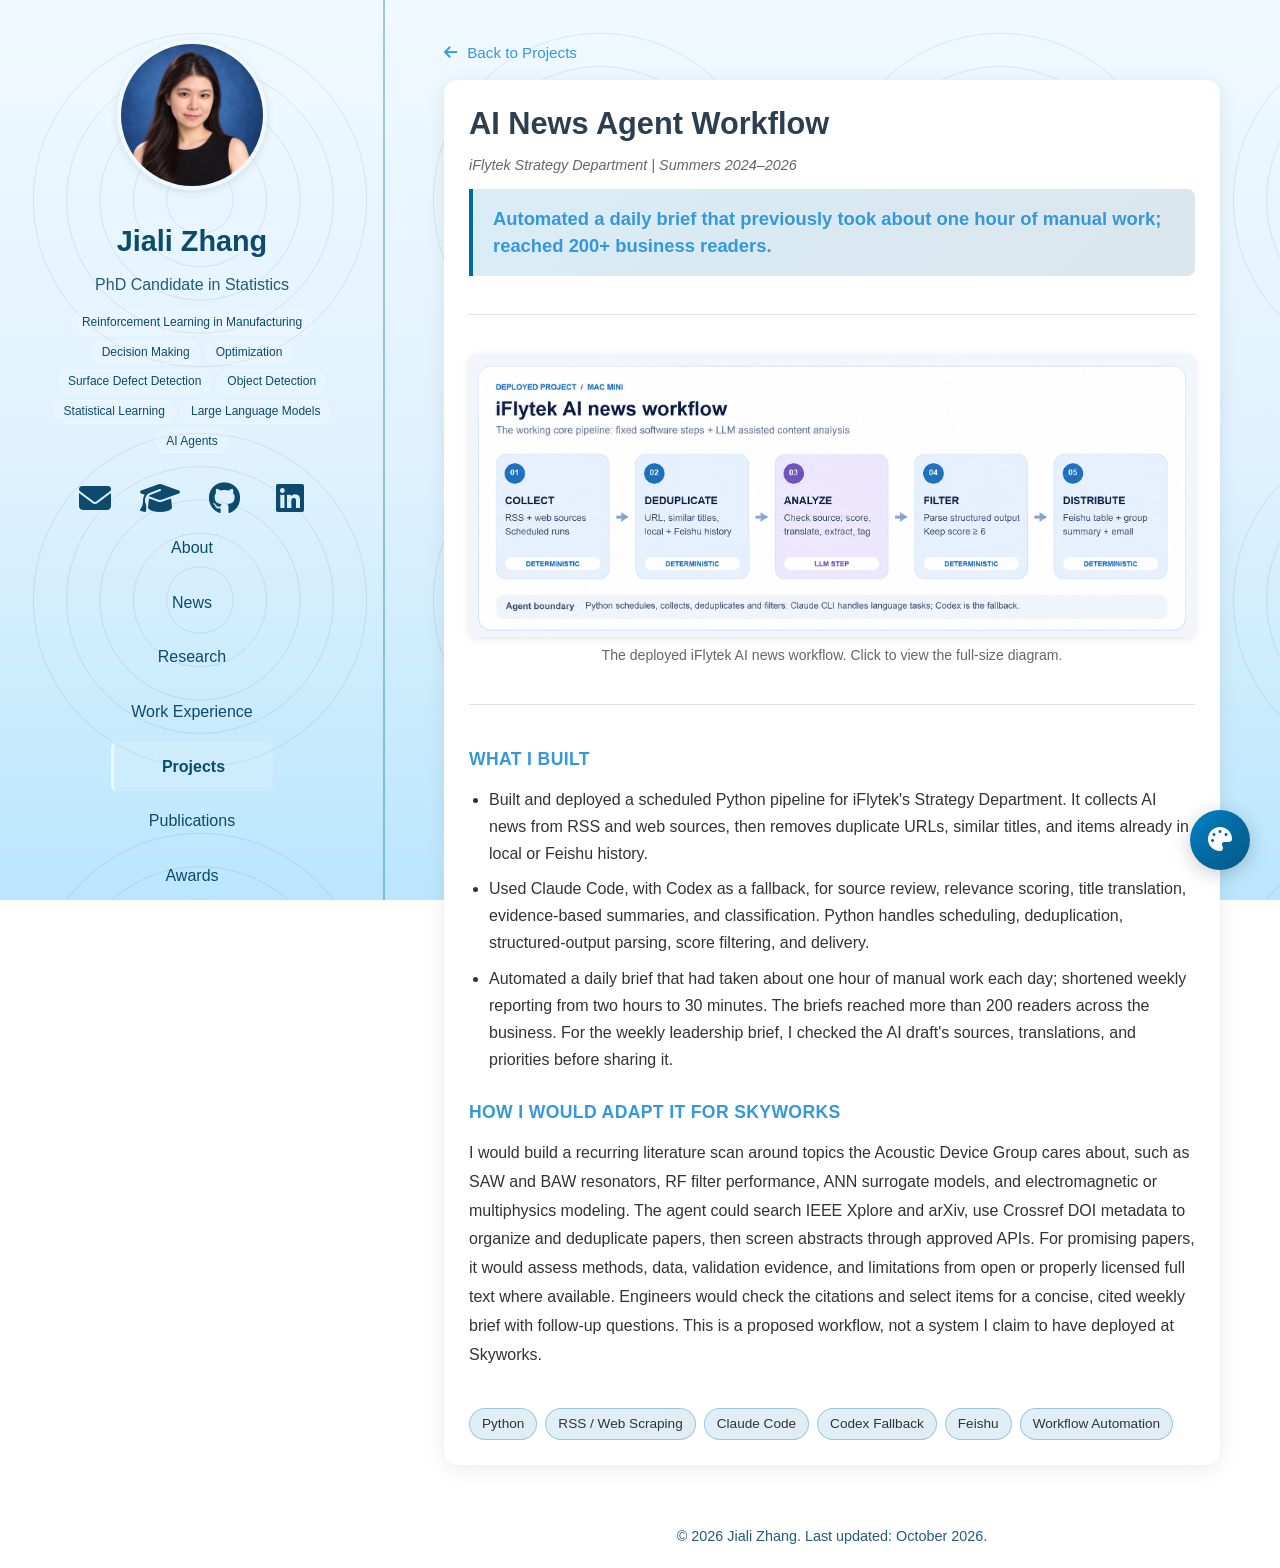
<file: project-llm-recommendation.html>
<!DOCTYPE html>
<html lang="en">
<head>
    <meta charset="UTF-8">
    <meta name="viewport" content="width=device-width, initial-scale=1.0">
    <meta name="description" content="AI news agent workflow built for iFlytek and a proposed research scouting adaptation for Skyworks - Jiali Zhang">
    <title>AI News Agent Workflow - Jiali Zhang</title>
    <link rel="stylesheet" href="style.css?v=sidebar-scroll-20261029">
    <link rel="stylesheet" href="project-lightbox.css?v=f395db9">
    <link rel="stylesheet" href="project-focus.css">
    <link rel="stylesheet" href="project-split.css?v=3">
    <link rel="stylesheet" href="https://cdnjs.cloudflare.com/ajax/libs/font-awesome/6.5.1/css/all.min.css">
</head>
<body class="project-focus project-resizable">
        <aside class="sidebar">
            <div class="sidebar-content">
                <div class="profile-section">
                    <div class="profile-image">
                        <img src="profile.jpg" alt="Jiali Zhang" onerror="this.style.display='none'">
                    </div>
                    <h1>Jiali Zhang</h1>
                    <p class="subtitle">PhD Candidate in Statistics</p>
                    <div class="research-keywords">
                        <span class="keyword-tag">Reinforcement Learning in Manufacturing</span>
                        <span class="keyword-tag">Decision Making</span>
                        <span class="keyword-tag">Optimization</span>
                        <span class="keyword-tag">Surface Defect Detection</span>
                        <span class="keyword-tag">Object Detection</span>
                        <span class="keyword-tag">Statistical Learning</span>
                        <span class="keyword-tag">Large Language Models</span>
                        <span class="keyword-tag">AI Agents</span>
                    </div>

                    <!-- Contact Icons -->
                    <div class="contact-links">
                        <a href="mailto:jztk7@mst.edu" class="contact-item" title="Email: jztk7@mst.edu">
                            <i class="fas fa-envelope"></i>
                        </a>
                        <a href="https://scholar.google.com/citations?user=5T9X91sAAAAJ&hl=zh-CN&oi=sra" class="contact-item" target="_blank" title="Google Scholar">
                            <i class="fas fa-graduation-cap"></i>
                        </a>
                        <a href="https://github.com/JialiZhang1016" class="contact-item" target="_blank" title="GitHub">
                            <i class="fab fa-github"></i>
                        </a>
                        <a href="https://www.linkedin.com/in/jiali-zhang-151379292/" class="contact-item" target="_blank" title="LinkedIn">
                            <i class="fab fa-linkedin"></i>
                        </a>
                    </div>
                </div>

                <nav class="sidebar-nav">
                    <ul>
                        <li><a href="index.html#about">About</a></li>
                        <li><a href="index.html#news">News</a></li>
                        <li><a href="index.html#research">Research</a></li>
                        <li><a href="index.html#experience">Work Experience</a></li>
                        <li><a href="index.html#projects" class="active">Projects</a></li>
                        <li><a href="index.html#publications">Publications</a></li>
                        <li><a href="index.html#awards">Awards</a></li>
                        <li><a href="index.html#skills">Skills</a></li>
                        <li><a href="blog.html">Blog</a></li>
                    </ul>
                </nav>
            </div>
        </aside>

    <main class="main-content focus-main">
        <a href="projects.html?v=spacing-20261029" class="back-link"><i class="fas fa-arrow-left"></i> Back to Projects</a>
        <article class="focus-card">
            <header class="focus-header">
                <h1>AI News Agent Workflow</h1>
                <p class="project-meta">iFlytek Strategy Department | Summers 2024&ndash;2026</p>
                <div class="project-highlight-banner">
                    Automated a daily brief that previously took about one hour of manual work; reached 200+ business readers.
                </div>
            </header>

            <section class="focus-full">
                <figure class="focus-figure">
                    <a href="readme_plots/iflytek-ai-news-workflow.png?v=48af7728" target="_blank" rel="noopener" aria-label="Open the iFlytek AI news workflow diagram at full size">
                        <img src="readme_plots/iflytek-ai-news-workflow.png?v=48af7728" alt="Deployed iFlytek AI news workflow: collect AI news, deduplicate, analyze with an LLM, apply a score threshold, and distribute a brief.">
                    </a>
                    <figcaption>The deployed iFlytek AI news workflow. Click to view the full-size diagram.</figcaption>
                </figure>
            </section>

            <section class="focus-full">
                <div class="project-detail-content">
                    <h3>What I built</h3>
                    <ul>
                        <li>Built and deployed a scheduled Python pipeline for iFlytek's Strategy Department. It collects AI news from RSS and web sources, then removes duplicate URLs, similar titles, and items already in local or Feishu history.</li>
                        <li>Used Claude Code, with Codex as a fallback, for source review, relevance scoring, title translation, evidence-based summaries, and classification. Python handles scheduling, deduplication, structured-output parsing, score filtering, and delivery.</li>
                        <li>Automated a daily brief that had taken about one hour of manual work each day; shortened weekly reporting from two hours to 30 minutes. The briefs reached more than 200 readers across the business. For the weekly leadership brief, I checked the AI draft's sources, translations, and priorities before sharing it.</li>
                    </ul>
                    <h3>How I would adapt it for Skyworks</h3>
                    <p>I would build a recurring literature scan around topics the Acoustic Device Group cares about, such as SAW and BAW resonators, RF filter performance, ANN surrogate models, and electromagnetic or multiphysics modeling. The agent could search IEEE Xplore and arXiv, use Crossref DOI metadata to organize and deduplicate papers, then screen abstracts through approved APIs. For promising papers, it would assess methods, data, validation evidence, and limitations from open or properly licensed full text where available. Engineers would check the citations and select items for a concise, cited weekly brief with follow-up questions. This is a proposed workflow, not a system I claim to have deployed at Skyworks.</p>
                </div>
            </section>

            <div class="focus-footer-row">
                <div class="tech-stack">
                    <span class="tech-pill">Python</span>
                    <span class="tech-pill">RSS / Web Scraping</span>
                    <span class="tech-pill">Claude Code</span>
                    <span class="tech-pill">Codex Fallback</span>
                    <span class="tech-pill">Feishu</span>
                    <span class="tech-pill">Workflow Automation</span>
                </div>
            </div>
        </article>
    </main>

    <footer>
        <p>&copy; 2026 Jiali Zhang. Last updated: October 2026.</p>
    </footer>

    <!-- Theme Selector Button -->
    <button id="theme-toggle" class="theme-toggle-btn" title="Change Theme">
        <i class="fas fa-palette"></i>
    </button>

    <!-- Theme Selector Modal -->
    <div id="theme-modal" class="theme-modal">
        <div class="theme-modal-content">
            <div class="theme-modal-header">
                <h3>Choose Your Theme</h3>
                <button class="theme-modal-close">&times;</button>
            </div>
            <div class="theme-options">
                <div class="theme-category">
                    <h4>Color Theme</h4>
                    <div class="theme-grid">
                        <button class="theme-option" data-theme="pearl-blue">
                            <div class="theme-preview" style="background: linear-gradient(135deg, #f0f9ff 0%, #e0f2fe 50%, #bae6fd 100%);"></div>
                            <span>Pearl Blue</span>
                        </button>
                        <button class="theme-option" data-theme="mst-green">
                            <div class="theme-preview" style="background: linear-gradient(135deg, #E6F0EC 0%, #D4E5DD 50%, #C2DACE 100%);"></div>
                            <span>MST Green</span>
                        </button>
                        <button class="theme-option" data-theme="light-academic">
                            <div class="theme-preview" style="background: linear-gradient(135deg, #E8F0FE 0%, #D0E2FF 50%, #B8D4FE 100%);"></div>
                            <span>Light Academic</span>
                        </button>
                    </div>
                </div>
                <div class="theme-category">
                    <h4>Background Pattern</h4>
                    <div class="theme-grid">
                        <button class="pattern-option" data-pattern="none">
                            <div class="theme-preview" style="background: #f5f5f5;"></div>
                            <span>None</span>
                        </button>
                        <button class="pattern-option" data-pattern="topographic">
                            <div class="theme-preview pattern-demo-topo"></div>
                            <span>Topographic</span>
                        </button>
                        <button class="pattern-option" data-pattern="dots">
                            <div class="theme-preview pattern-demo-dots"></div>
                            <span>Dot Grid</span>
                        </button>
                        <button class="pattern-option" data-pattern="waves">
                            <div class="theme-preview pattern-demo-waves"></div>
                            <span>Waves</span>
                        </button>
                        <button class="pattern-option" data-pattern="hexagons">
                            <div class="theme-preview pattern-demo-hex"></div>
                            <span>Hexagons</span>
                        </button>
                        <button class="pattern-option" data-pattern="grid">
                            <div class="theme-preview pattern-demo-grid"></div>
                            <span>Grid</span>
                        </button>
                    </div>
                </div>
            </div>
        </div>
    </div>

    <script src="theme-switcher.js"></script>
    <script src="project-split.js?v=1"></script>
    <script src="project-lightbox.js?v=3b9923a"></script>
</body>
</html>
</file>
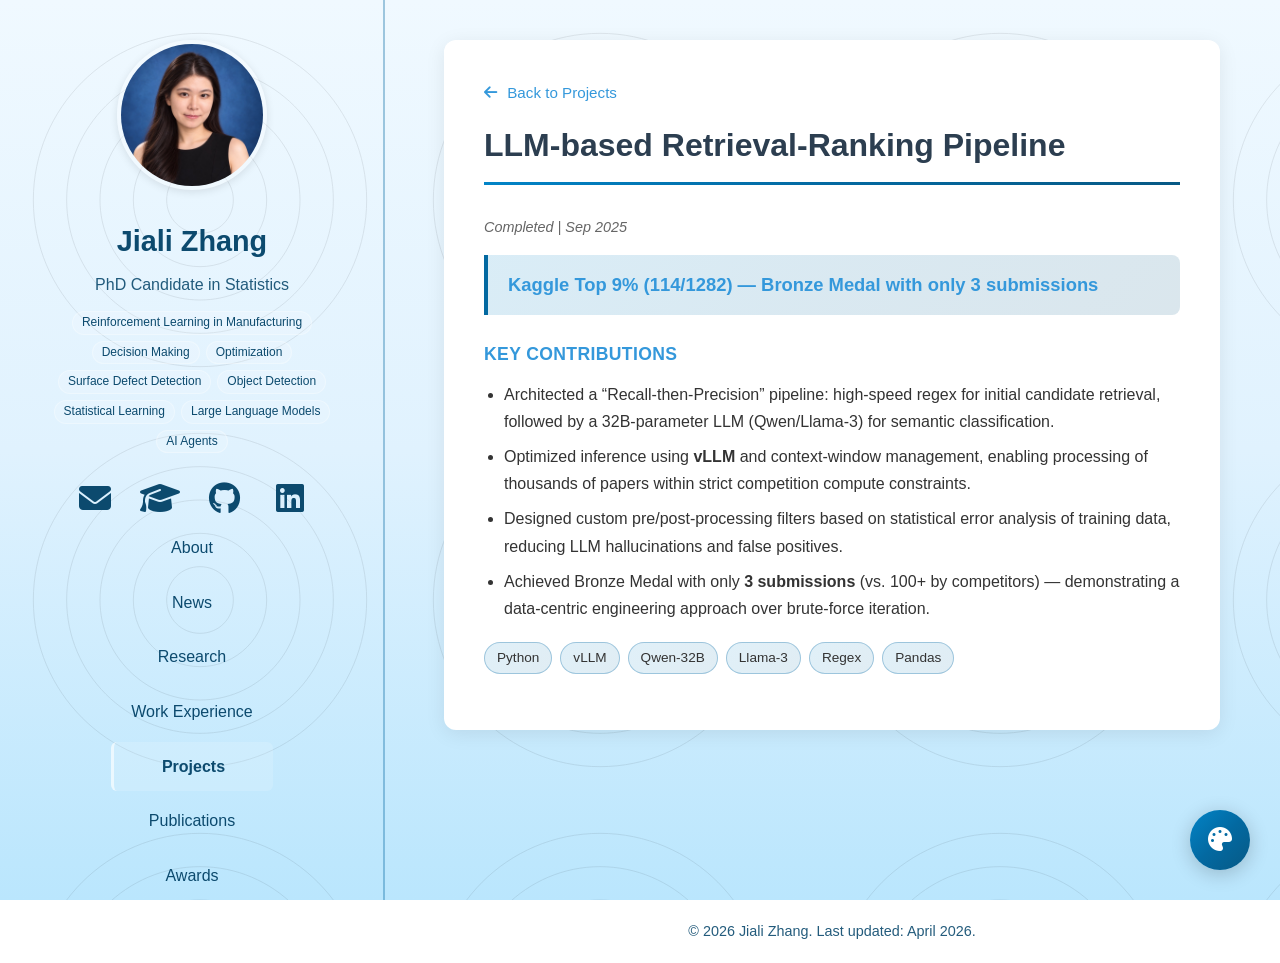
<file: project-llm-retrieval.html>
<!DOCTYPE html>
<html lang="en">
<head>
    <meta charset="UTF-8">
    <meta name="viewport" content="width=device-width, initial-scale=1.0">
    <meta name="description" content="LLM-based Retrieval-Ranking Pipeline for Scientific Data References - Jiali Zhang">
    <title>LLM-based Retrieval-Ranking Pipeline - Jiali Zhang</title>
    <link rel="stylesheet" href="style.css?v=sidebar-scroll-20261029">
    <link rel="stylesheet" href="project-lightbox.css?v=f395db9">
    <link rel="stylesheet" href="project-split.css?v=3">
    <link rel="stylesheet" href="https://cdnjs.cloudflare.com/ajax/libs/font-awesome/6.5.1/css/all.min.css">
</head>
<body class="project-resizable">
    <div class="page-layout">
        <!-- Left Sidebar (30%) -->
        <aside class="sidebar">
            <div class="sidebar-content">
                <div class="profile-section">
                    <div class="profile-image">
                        <img src="profile.jpg" alt="Jiali Zhang" onerror="this.style.display='none'">
                    </div>
                    <h1>Jiali Zhang</h1>
                    <p class="subtitle">PhD Candidate in Statistics</p>
                    <div class="research-keywords">
                        <span class="keyword-tag">Reinforcement Learning in Manufacturing</span>
                        <span class="keyword-tag">Decision Making</span>
                        <span class="keyword-tag">Optimization</span>
                        <span class="keyword-tag">Surface Defect Detection</span>
                        <span class="keyword-tag">Object Detection</span>
                        <span class="keyword-tag">Statistical Learning</span>
                        <span class="keyword-tag">Large Language Models</span>
                        <span class="keyword-tag">AI Agents</span>
                    </div>

                    <!-- Contact Icons -->
                    <div class="contact-links">
                        <a href="mailto:jztk7@mst.edu" class="contact-item" title="Email: jztk7@mst.edu">
                            <i class="fas fa-envelope"></i>
                        </a>
                        <a href="https://scholar.google.com/citations?user=5T9X91sAAAAJ&hl=zh-CN&oi=sra" class="contact-item" target="_blank" title="Google Scholar">
                            <i class="fas fa-graduation-cap"></i>
                        </a>
                        <a href="https://github.com/JialiZhang1016" class="contact-item" target="_blank" title="GitHub">
                            <i class="fab fa-github"></i>
                        </a>
                        <a href="https://www.linkedin.com/in/jiali-zhang-151379292/" class="contact-item" target="_blank" title="LinkedIn">
                            <i class="fab fa-linkedin"></i>
                        </a>
                    </div>
                </div>

                <nav class="sidebar-nav">
                    <ul>
                        <li><a href="index.html#about">About</a></li>
                        <li><a href="index.html#news">News</a></li>
                        <li><a href="index.html#research">Research</a></li>
                        <li><a href="index.html#experience">Work Experience</a></li>
                        <li><a href="index.html#projects" class="active">Projects</a></li>
                        <li><a href="index.html#publications">Publications</a></li>
                        <li><a href="index.html#awards">Awards</a></li>
                        <li><a href="index.html#skills">Skills</a></li>
                        <li><a href="blog.html">Blog</a></li>
                    </ul>
                </nav>
            </div>
        </aside>

        <!-- Right Main Content (70%) -->
        <main class="main-content">
            <section class="section">
                <div class="projects-page-header">
                    <a href="projects.html?v=spacing-20261029" class="back-link"><i class="fas fa-arrow-left"></i> Back to Projects</a>
                    <h2>LLM-based Retrieval-Ranking Pipeline</h2>
                </div>
                <p class="project-meta">Completed | Sep 2025</p>

                <div class="project-highlight-banner">
                    Kaggle Top 9% (114/1282) &mdash; Bronze Medal with only 3 submissions
                </div>

                <div class="project-detail-content">
                    <h3>Key Contributions</h3>
                    <ul>
                        <li>Architected a &ldquo;Recall-then-Precision&rdquo; pipeline: high-speed regex for initial candidate retrieval, followed by a 32B-parameter LLM (Qwen/Llama-3) for semantic classification.</li>
                        <li>Optimized inference using <strong>vLLM</strong> and context-window management, enabling processing of thousands of papers within strict competition compute constraints.</li>
                        <li>Designed custom pre/post-processing filters based on statistical error analysis of training data, reducing LLM hallucinations and false positives.</li>
                        <li>Achieved Bronze Medal with only <strong>3 submissions</strong> (vs. 100+ by competitors) &mdash; demonstrating a data-centric engineering approach over brute-force iteration.</li>
                    </ul>
                </div>

                <div class="tech-stack">
                    <span class="tech-pill">Python</span>
                    <span class="tech-pill">vLLM</span>
                    <span class="tech-pill">Qwen-32B</span>
                    <span class="tech-pill">Llama-3</span>
                    <span class="tech-pill">Regex</span>
                    <span class="tech-pill">Pandas</span>
                </div>
            </section>
        </main>
    </div>

    <footer>
        <p>&copy; 2026 Jiali Zhang. Last updated: April 2026.</p>
    </footer>

    <!-- Theme Selector Button -->
    <button id="theme-toggle" class="theme-toggle-btn" title="Change Theme">
        <i class="fas fa-palette"></i>
    </button>

    <!-- Theme Selector Modal -->
    <div id="theme-modal" class="theme-modal">
        <div class="theme-modal-content">
            <div class="theme-modal-header">
                <h3>Choose Your Theme</h3>
                <button class="theme-modal-close">&times;</button>
            </div>
            <div class="theme-options">
                <div class="theme-category">
                    <h4>Color Theme</h4>
                    <div class="theme-grid">
                        <button class="theme-option" data-theme="pearl-blue">
                            <div class="theme-preview" style="background: linear-gradient(135deg, #f0f9ff 0%, #e0f2fe 50%, #bae6fd 100%);"></div>
                            <span>Pearl Blue</span>
                        </button>
                        <button class="theme-option" data-theme="mst-green">
                            <div class="theme-preview" style="background: linear-gradient(135deg, #E6F0EC 0%, #D4E5DD 50%, #C2DACE 100%);"></div>
                            <span>MST Green</span>
                        </button>
                        <button class="theme-option" data-theme="light-academic">
                            <div class="theme-preview" style="background: linear-gradient(135deg, #E8F0FE 0%, #D0E2FF 50%, #B8D4FE 100%);"></div>
                            <span>Light Academic</span>
                        </button>
                    </div>
                </div>
                <div class="theme-category">
                    <h4>Background Pattern</h4>
                    <div class="theme-grid">
                        <button class="pattern-option" data-pattern="none">
                            <div class="theme-preview" style="background: #f5f5f5;"></div>
                            <span>None</span>
                        </button>
                        <button class="pattern-option" data-pattern="topographic">
                            <div class="theme-preview pattern-demo-topo"></div>
                            <span>Topographic</span>
                        </button>
                        <button class="pattern-option" data-pattern="dots">
                            <div class="theme-preview pattern-demo-dots"></div>
                            <span>Dot Grid</span>
                        </button>
                        <button class="pattern-option" data-pattern="waves">
                            <div class="theme-preview pattern-demo-waves"></div>
                            <span>Waves</span>
                        </button>
                        <button class="pattern-option" data-pattern="hexagons">
                            <div class="theme-preview pattern-demo-hex"></div>
                            <span>Hexagons</span>
                        </button>
                        <button class="pattern-option" data-pattern="grid">
                            <div class="theme-preview pattern-demo-grid"></div>
                            <span>Grid</span>
                        </button>
                    </div>
                </div>
            </div>
        </div>
    </div>

    <script src="theme-switcher.js"></script>
    <script src="project-split.js?v=1"></script>
    <script src="project-lightbox.js?v=3b9923a"></script>
</body>
</html>
</file>
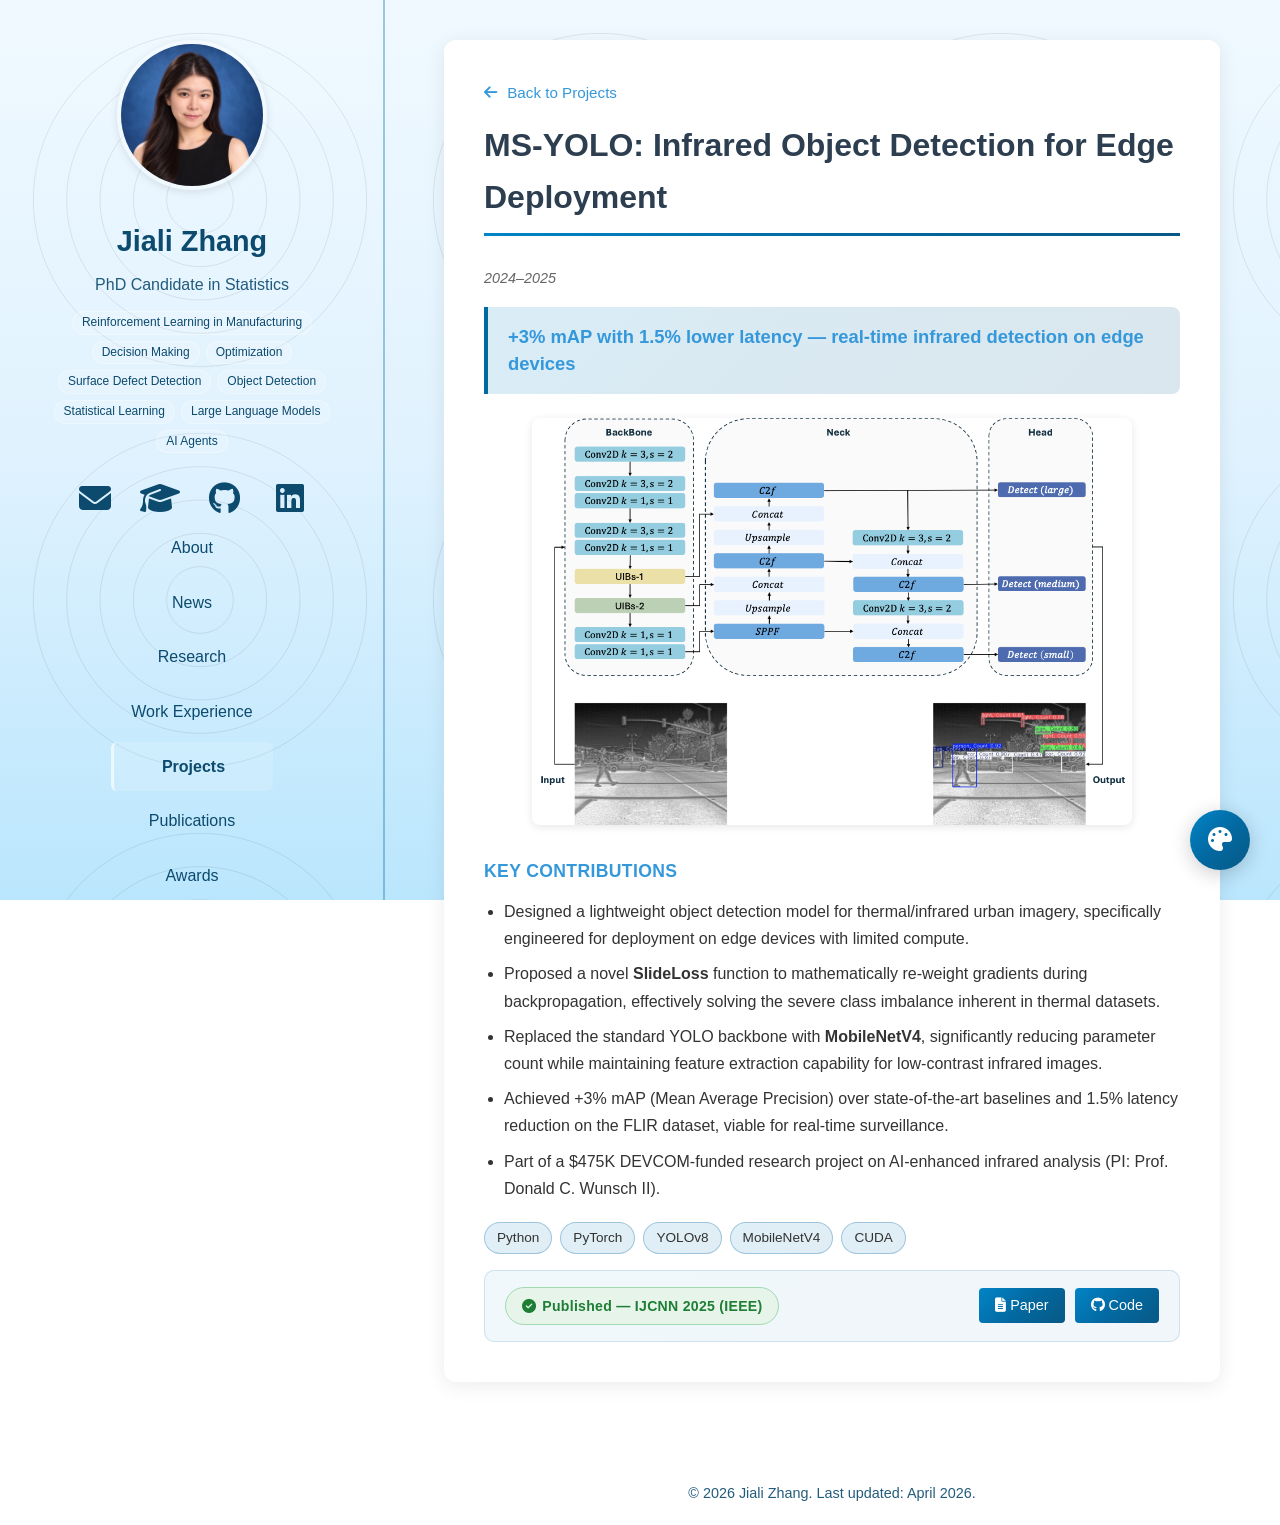
<file: project-msyolo.html>
<!DOCTYPE html>
<html lang="en">
<head>
    <meta charset="UTF-8">
    <meta name="viewport" content="width=device-width, initial-scale=1.0">
    <meta name="description" content="MS-YOLO: Infrared Object Detection for Edge Deployment - Jiali Zhang">
    <title>MS-YOLO: Infrared Object Detection - Jiali Zhang</title>
    <link rel="stylesheet" href="style.css?v=sidebar-scroll-20261029">
    <link rel="stylesheet" href="project-lightbox.css?v=f395db9">
    <link rel="stylesheet" href="project-split.css?v=3">
    <link rel="stylesheet" href="https://cdnjs.cloudflare.com/ajax/libs/font-awesome/6.5.1/css/all.min.css">
</head>
<body class="project-resizable">
    <div class="page-layout">
        <!-- Left Sidebar (30%) -->
        <aside class="sidebar">
            <div class="sidebar-content">
                <div class="profile-section">
                    <div class="profile-image">
                        <img src="profile.jpg" alt="Jiali Zhang" onerror="this.style.display='none'">
                    </div>
                    <h1>Jiali Zhang</h1>
                    <p class="subtitle">PhD Candidate in Statistics</p>
                    <div class="research-keywords">
                        <span class="keyword-tag">Reinforcement Learning in Manufacturing</span>
                        <span class="keyword-tag">Decision Making</span>
                        <span class="keyword-tag">Optimization</span>
                        <span class="keyword-tag">Surface Defect Detection</span>
                        <span class="keyword-tag">Object Detection</span>
                        <span class="keyword-tag">Statistical Learning</span>
                        <span class="keyword-tag">Large Language Models</span>
                        <span class="keyword-tag">AI Agents</span>
                    </div>

                    <!-- Contact Icons -->
                    <div class="contact-links">
                        <a href="mailto:jztk7@mst.edu" class="contact-item" title="Email: jztk7@mst.edu">
                            <i class="fas fa-envelope"></i>
                        </a>
                        <a href="https://scholar.google.com/citations?user=5T9X91sAAAAJ&hl=zh-CN&oi=sra" class="contact-item" target="_blank" title="Google Scholar">
                            <i class="fas fa-graduation-cap"></i>
                        </a>
                        <a href="https://github.com/JialiZhang1016" class="contact-item" target="_blank" title="GitHub">
                            <i class="fab fa-github"></i>
                        </a>
                        <a href="https://www.linkedin.com/in/jiali-zhang-151379292/" class="contact-item" target="_blank" title="LinkedIn">
                            <i class="fab fa-linkedin"></i>
                        </a>
                    </div>
                </div>

                <nav class="sidebar-nav">
                    <ul>
                        <li><a href="index.html#about">About</a></li>
                        <li><a href="index.html#news">News</a></li>
                        <li><a href="index.html#research">Research</a></li>
                        <li><a href="index.html#experience">Work Experience</a></li>
                        <li><a href="index.html#projects" class="active">Projects</a></li>
                        <li><a href="index.html#publications">Publications</a></li>
                        <li><a href="index.html#awards">Awards</a></li>
                        <li><a href="index.html#skills">Skills</a></li>
                        <li><a href="blog.html">Blog</a></li>
                    </ul>
                </nav>
            </div>
        </aside>

        <!-- Right Main Content (70%) -->
        <main class="main-content">
            <section class="section">
                <div class="projects-page-header">
                    <a href="projects.html?v=spacing-20261029" class="back-link"><i class="fas fa-arrow-left"></i> Back to Projects</a>
                    <h2>MS-YOLO: Infrared Object Detection for Edge Deployment</h2>
                </div>
                <p class="project-meta">2024&ndash;2025</p>

                <div class="project-highlight-banner">
                    +3% mAP with 1.5% lower latency &mdash; real-time infrared detection on edge devices
                </div>

                <div class="project-image">
                    <img src="readme_plots/MS_YOLO.png" alt="MS-YOLO Architecture">
                </div>

                <div class="project-detail-content">
                    <h3>Key Contributions</h3>
                    <ul>
                        <li>Designed a lightweight object detection model for thermal/infrared urban imagery, specifically engineered for deployment on edge devices with limited compute.</li>
                        <li>Proposed a novel <strong>SlideLoss</strong> function to mathematically re-weight gradients during backpropagation, effectively solving the severe class imbalance inherent in thermal datasets.</li>
                        <li>Replaced the standard YOLO backbone with <strong>MobileNetV4</strong>, significantly reducing parameter count while maintaining feature extraction capability for low-contrast infrared images.</li>
                        <li>Achieved +3% mAP (Mean Average Precision) over state-of-the-art baselines and 1.5% latency reduction on the FLIR dataset, viable for real-time surveillance.</li>
                        <li>Part of a $475K DEVCOM-funded research project on AI-enhanced infrared analysis (PI: Prof. Donald C. Wunsch II).</li>
                    </ul>
                </div>

                <div class="tech-stack">
                    <span class="tech-pill">Python</span>
                    <span class="tech-pill">PyTorch</span>
                    <span class="tech-pill">YOLOv8</span>
                    <span class="tech-pill">MobileNetV4</span>
                    <span class="tech-pill">CUDA</span>
                </div>

                <div class="project-links-card">
                    <span class="publication-badge published"><i class="fas fa-check-circle"></i>Published &mdash; IJCNN 2025 (IEEE)</span>
                    <div class="link-buttons">
                        <a href="https://ieeexplore.ieee.org/stamp/stamp.jsp?arnumber=11228885" class="btn-link"><i class="fas fa-file-alt"></i> Paper</a>
                        <a href="https://github.com/JialiZhang1016/YOLO_thermal_small" class="btn-link"><i class="fab fa-github"></i> Code</a>
                    </div>
                </div>
            </section>
        </main>
    </div>

    <footer>
        <p>&copy; 2026 Jiali Zhang. Last updated: April 2026.</p>
    </footer>

    <!-- Theme Selector Button -->
    <button id="theme-toggle" class="theme-toggle-btn" title="Change Theme">
        <i class="fas fa-palette"></i>
    </button>

    <!-- Theme Selector Modal -->
    <div id="theme-modal" class="theme-modal">
        <div class="theme-modal-content">
            <div class="theme-modal-header">
                <h3>Choose Your Theme</h3>
                <button class="theme-modal-close">&times;</button>
            </div>
            <div class="theme-options">
                <div class="theme-category">
                    <h4>Color Theme</h4>
                    <div class="theme-grid">
                        <button class="theme-option" data-theme="pearl-blue">
                            <div class="theme-preview" style="background: linear-gradient(135deg, #f0f9ff 0%, #e0f2fe 50%, #bae6fd 100%);"></div>
                            <span>Pearl Blue</span>
                        </button>
                        <button class="theme-option" data-theme="mst-green">
                            <div class="theme-preview" style="background: linear-gradient(135deg, #E6F0EC 0%, #D4E5DD 50%, #C2DACE 100%);"></div>
                            <span>MST Green</span>
                        </button>
                        <button class="theme-option" data-theme="light-academic">
                            <div class="theme-preview" style="background: linear-gradient(135deg, #E8F0FE 0%, #D0E2FF 50%, #B8D4FE 100%);"></div>
                            <span>Light Academic</span>
                        </button>
                    </div>
                </div>
                <div class="theme-category">
                    <h4>Background Pattern</h4>
                    <div class="theme-grid">
                        <button class="pattern-option" data-pattern="none">
                            <div class="theme-preview" style="background: #f5f5f5;"></div>
                            <span>None</span>
                        </button>
                        <button class="pattern-option" data-pattern="topographic">
                            <div class="theme-preview pattern-demo-topo"></div>
                            <span>Topographic</span>
                        </button>
                        <button class="pattern-option" data-pattern="dots">
                            <div class="theme-preview pattern-demo-dots"></div>
                            <span>Dot Grid</span>
                        </button>
                        <button class="pattern-option" data-pattern="waves">
                            <div class="theme-preview pattern-demo-waves"></div>
                            <span>Waves</span>
                        </button>
                        <button class="pattern-option" data-pattern="hexagons">
                            <div class="theme-preview pattern-demo-hex"></div>
                            <span>Hexagons</span>
                        </button>
                        <button class="pattern-option" data-pattern="grid">
                            <div class="theme-preview pattern-demo-grid"></div>
                            <span>Grid</span>
                        </button>
                    </div>
                </div>
            </div>
        </div>
    </div>

    <script src="theme-switcher.js"></script>
    <script src="project-split.js?v=1"></script>
    <script src="project-lightbox.js?v=3b9923a"></script>
</body>
</html>
</file>
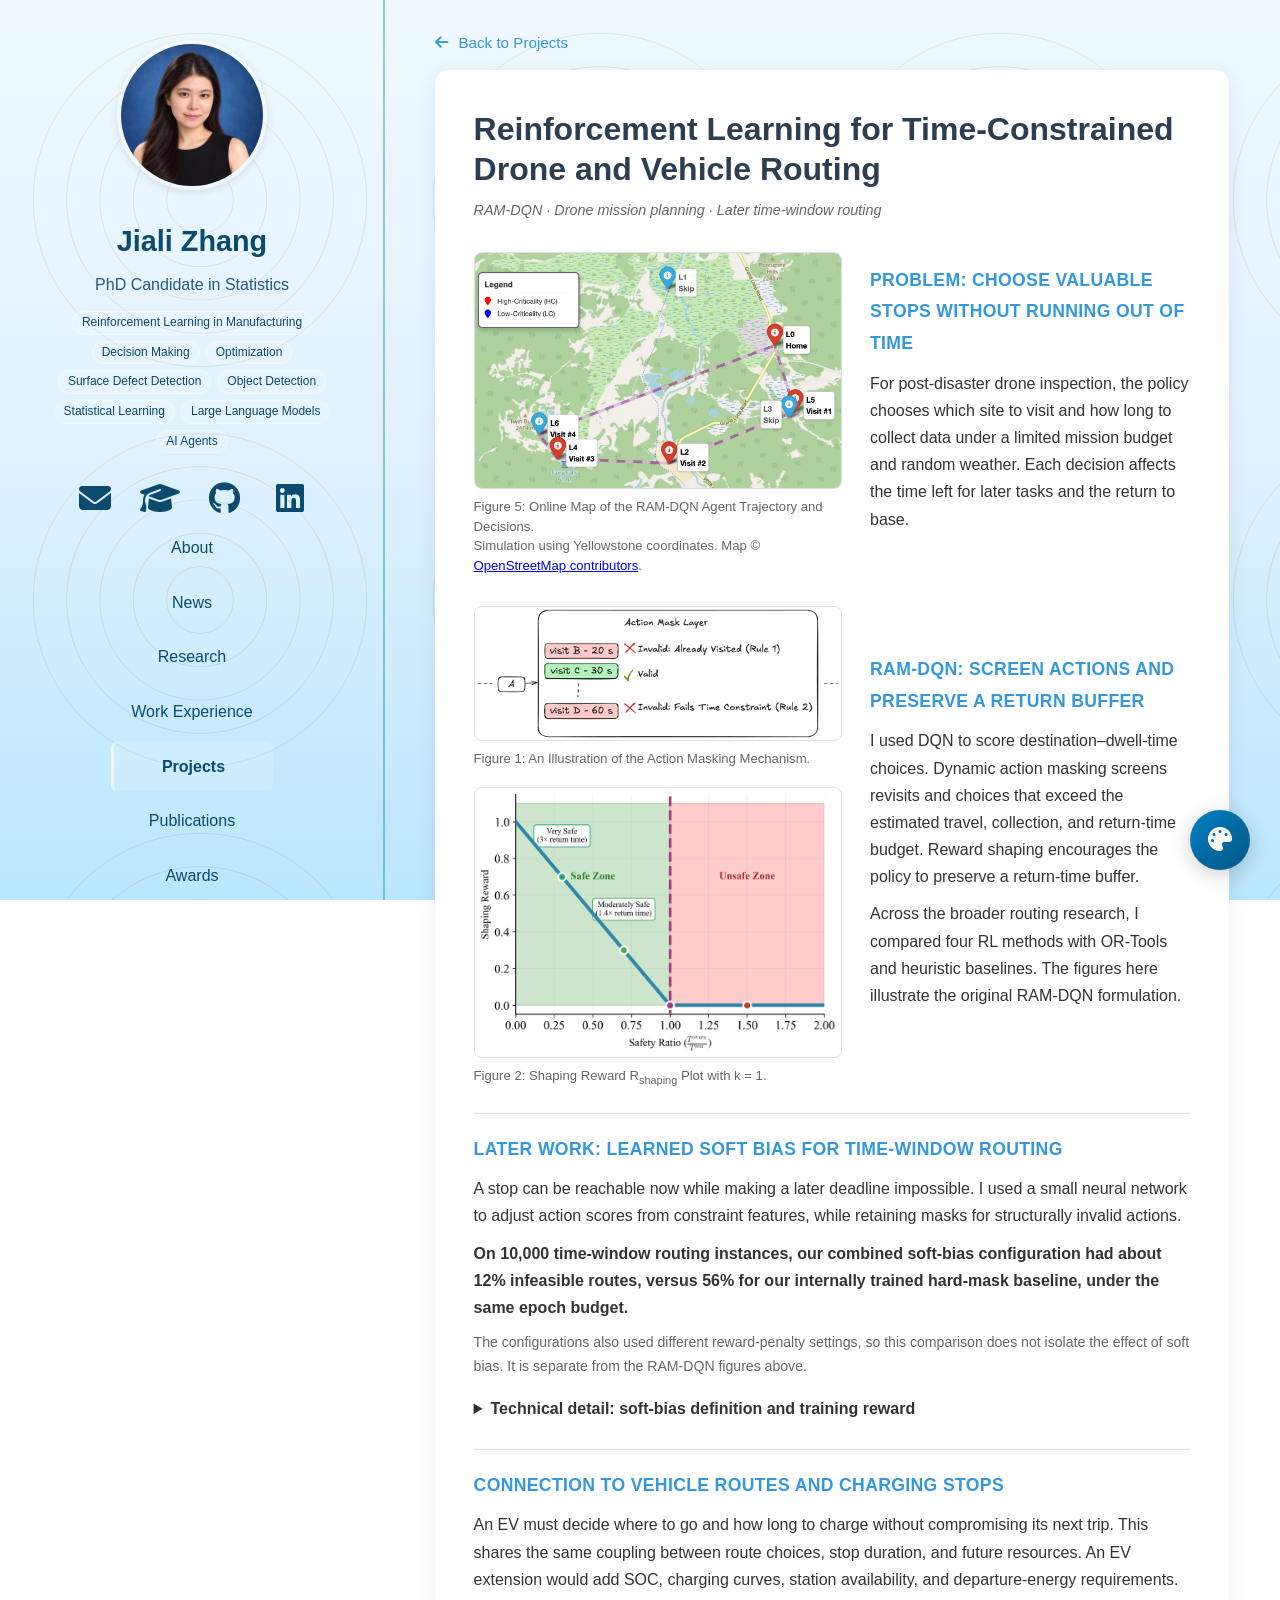
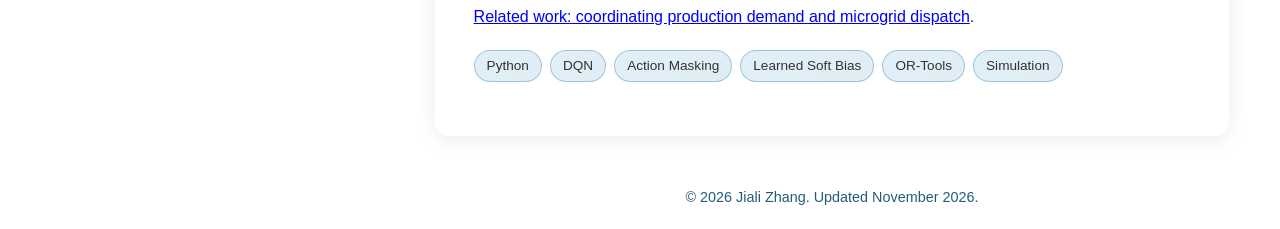
<file: project-routing.html>
<!DOCTYPE html>
<html lang="en">
<head>
    <meta charset="UTF-8">
    <meta name="viewport" content="width=device-width, initial-scale=1.0">
    <meta name="description" content="Time-Constrained Drone and Vehicle Routing - Jiali Zhang">
    <title>Time-Constrained Drone and Vehicle Routing - Jiali Zhang</title>
    <link rel="stylesheet" href="style.css?v=sidebar-scroll-20261029">
    <link rel="stylesheet" href="project-lightbox.css?v=f395db9">
    <link rel="stylesheet" href="project-focus.css">
    <link rel="stylesheet" href="project-split.css?v=3">
    <link rel="stylesheet" href="https://cdnjs.cloudflare.com/ajax/libs/font-awesome/6.5.1/css/all.min.css">
<style>
.route-compact .focus-row{display:grid;grid-template-columns:minmax(0,1.15fr) minmax(0,1fr);gap:28px;align-items:center;margin-top:30px}
.route-compact .focus-figures{position:static}.route-compact .focus-figure img{width:100%;max-height:360px;object-fit:contain;box-shadow:none;border:1px solid var(--border-color)}
.route-compact .focus-figure figcaption{font-size:.82rem;line-height:1.5;text-align:left}.route-compact .project-detail-content p{line-height:1.7;margin-bottom:10px}
.route-compact .focus-main{max-width:1500px;padding:30px clamp(20px,4vw,65px)}.route-compact .focus-card{padding:clamp(22px,3vw,40px)}
.route-compact .focus-header h1{font-size:clamp(1.6rem,2.5vw,2.15rem)}.route-compact .project-detail-content h3{margin:0 0 10px}.route-compact .focus-full{margin-top:25px;padding-top:20px}.route-compact .focus-full p{line-height:1.7}
@media(max-width:1100px){.route-compact .focus-row{grid-template-columns:1fr}.route-compact .focus-main{padding:24px 18px}} 
.soft-bias-definition{margin:18px 0;padding:12px 16px;border-left:3px solid var(--primary-color);background:rgba(86,148,185,.06)}.soft-bias-equation{font-family:Georgia,serif;font-size:clamp(.95rem,1.4vw,1.12rem);line-height:1.95;overflow-x:auto;padding:4px 0}.soft-bias-key{font-size:.88rem;color:var(--text-light);line-height:1.7}.route-compact details summary{cursor:pointer;font-weight:600;margin-top:16px}.route-compact .stage-links{font-size:.88rem;line-height:1.8}.route-compact .stage-note{font-size:.88rem;color:var(--text-light)}
</style></head>
<body class="project-focus project-resizable route-compact">
        <aside class="sidebar">
            <div class="sidebar-content">
                <div class="profile-section">
                    <div class="profile-image">
                        <img src="profile.jpg" alt="Jiali Zhang" onerror="this.style.display='none'">
                    </div>
                    <h1>Jiali Zhang</h1>
                    <p class="subtitle">PhD Candidate in Statistics</p>
                    <div class="research-keywords">
                        <span class="keyword-tag">Reinforcement Learning in Manufacturing</span>
                        <span class="keyword-tag">Decision Making</span>
                        <span class="keyword-tag">Optimization</span>
                        <span class="keyword-tag">Surface Defect Detection</span>
                        <span class="keyword-tag">Object Detection</span>
                        <span class="keyword-tag">Statistical Learning</span>
                        <span class="keyword-tag">Large Language Models</span>
                        <span class="keyword-tag">AI Agents</span>
                    </div>

                    <!-- Contact Icons -->
                    <div class="contact-links">
                        <a href="mailto:jztk7@mst.edu" class="contact-item" title="Email: jztk7@mst.edu">
                            <i class="fas fa-envelope"></i>
                        </a>
                        <a href="https://scholar.google.com/citations?user=5T9X91sAAAAJ&hl=zh-CN&oi=sra" class="contact-item" target="_blank" title="Google Scholar">
                            <i class="fas fa-graduation-cap"></i>
                        </a>
                        <a href="https://github.com/JialiZhang1016" class="contact-item" target="_blank" title="GitHub">
                            <i class="fab fa-github"></i>
                        </a>
                        <a href="https://www.linkedin.com/in/jiali-zhang-151379292/" class="contact-item" target="_blank" title="LinkedIn">
                            <i class="fab fa-linkedin"></i>
                        </a>
                    </div>
                </div>

                <nav class="sidebar-nav">
                    <ul>
                        <li><a href="index.html#about">About</a></li>
                        <li><a href="index.html#news">News</a></li>
                        <li><a href="index.html#research">Research</a></li>
                        <li><a href="index.html#experience">Work Experience</a></li>
                        <li><a href="index.html#projects" class="active">Projects</a></li>
                        <li><a href="index.html#publications">Publications</a></li>
                        <li><a href="index.html#awards">Awards</a></li>
                        <li><a href="index.html#skills">Skills</a></li>
                        <li><a href="blog.html">Blog</a></li>
                    </ul>
                </nav>
            </div>
        </aside>

    <main class="main-content focus-main">
        <a href="projects.html" class="back-link"><i class="fas fa-arrow-left"></i> Back to Projects</a>
        <article class="focus-card">
            <header class="focus-header">
                <h1>Reinforcement Learning for Time-Constrained Drone and Vehicle Routing</h1>
                <p class="project-meta">RAM-DQN · Drone mission planning · Later time-window routing</p>
            </header>
            <div class="focus-row" id="overview">
                <figure class="focus-figure"><a href="readme_plots/routing/mission-map.jpg"><img src="readme_plots/routing/mission-map.jpg" alt="RAM-DQN mission map showing visited and skipped sites and return to base" width="1295" height="831"></a><figcaption>Figure 5: Online Map of the RAM-DQN Agent Trajectory and Decisions.<br>Simulation using Yellowstone coordinates. Map © <a href="https://www.openstreetmap.org/copyright">OpenStreetMap contributors</a>.</figcaption></figure>
                <div class="project-detail-content">
                    <h3>Problem: choose valuable stops without running out of time</h3>
                    <p>For post-disaster drone inspection, the policy chooses which site to visit and how long to collect data under a limited mission budget and random weather. Each decision affects the time left for later tasks and the return to base.</p>
                </div>
            </div>
            <div class="focus-row" id="method">
                <div class="focus-figures">
                    <figure class="focus-figure"><a href="readme_plots/routing/action-mask.png"><img src="readme_plots/routing/action-mask.png" alt="Dynamic mask screening repeated visits and time-infeasible actions" width="2201" height="800" loading="lazy"></a><figcaption>Figure 1: An Illustration of the Action Masking Mechanism.</figcaption></figure>
                    <figure class="focus-figure"><a href="readme_plots/routing/safety-buffer.png"><img src="readme_plots/routing/safety-buffer.png" alt="Reward shaping encouraging a return-time buffer" loading="lazy"></a><figcaption>Figure 2: Shaping Reward R<sub>shaping</sub> Plot with k = 1.</figcaption></figure>
                </div>
                <div class="project-detail-content">
                    <h3>RAM-DQN: screen actions and preserve a return buffer</h3>
                    <p>I used DQN to score destination–dwell-time choices. Dynamic action masking screens revisits and choices that exceed the estimated travel, collection, and return-time budget. Reward shaping encourages the policy to preserve a return-time buffer.</p>
                    <p>Across the broader routing research, I compared four RL methods with OR-Tools and heuristic baselines. The figures here illustrate the original RAM-DQN formulation.</p>
                </div>
            </div>
            <div class="focus-full project-detail-content" id="soft-penalty">
                <h3>Later work: learned soft bias for time-window routing</h3>
                <p>A stop can be reachable now while making a later deadline impossible. I used a small neural network to adjust action scores from constraint features, while retaining masks for structurally invalid actions.</p>
                <p><strong>On 10,000 time-window routing instances, our combined soft-bias configuration had about 12% infeasible routes, versus 56% for our internally trained hard-mask baseline, under the same epoch budget.</strong></p>
                <p class="soft-bias-key">The configurations also used different reward-penalty settings, so this comparison does not isolate the effect of soft bias. It is separate from the RAM-DQN figures above.</p>
<details id="soft-bias-formulas"><summary>Technical detail: soft-bias definition and training reward</summary>
                <div class="soft-bias-definition" aria-label="Definition of the learned soft bias">
                    <div class="soft-bias-equation">f<sub>t,j</sub> = [slack<sub>t,j</sub>, d<sub>t,j</sub>, p<sub>j</sub>, visited<sub>t,j</sub>]</div>
                    <div class="soft-bias-equation">slack<sub>t,j</sub> = l<sub>j</sub> − (t<sub>current</sub> + d<sub>t,j</sub>)</div>
                    <div class="soft-bias-equation"><strong>b<sub>t,j</sub> = α tanh(g<sub>θ</sub>(f<sub>t,j</sub>))</strong>, &nbsp; |b<sub>t,j</sub>| ≤ α</div>
                    <div class="soft-bias-equation">Adjusted score: z̃<sub>t,j</sub> = z<sub>t,j</sub> + b<sub>t,j</sub></div>
                </div>
                <p class="soft-bias-key">g<sub>θ</sub> is a small MLP; z is the base decoder score; α bounds the correction. For time windows, l<sub>j</sub> is the latest arrival time and d is travel time/distance in the environment’s normalized units. Prize p<sub>j</sub> is used for OP/OPTW and set to zero in TSPTW. The adjusted scores pass through the policy’s logit processing and masked softmax; structurally invalid actions have zero selection probability.</p>
                <p><strong>Interpretation:</strong> a negative bias lowers an action’s probability; a positive bias raises its relative score. The network learns this adjustment from constraint features. It is a finite preference adjustment, not a guarantee of feasibility.</p>
                <p class="soft-bias-key"><strong>Separate training penalty (TSPTW):</strong> R = −(tour length + β · total lateness). Here β weights violations in the training reward; b adjusts action scores during decoding.</p>
                <p class="soft-bias-key">Comparison setup: Attention Model/POMO, 24 epochs, three seeds, 10,000 TSPTW-50 medium instances. Hard: β = 5 without a ramp; soft: β = 100 with a ramp. This is an internal configuration comparison, not a comparison against the fully trained published PIP-D model. In separate OPTW tests, soft bias performed better at 20 locations, while hard masking performed better at 100.</p></details>
            </div>
            <div class="focus-full project-detail-content" id="mobility">
                <h3>Connection to vehicle routes and charging stops</h3>
                <p>An EV must decide where to go and how long to charge without compromising its next trip. This shares the same coupling between route choices, stop duration, and future resources. An EV extension would add SOC, charging curves, station availability, and departure-energy requirements.</p>
                <p><a href="project-bilevel.html">Related work: coordinating production demand and microgrid dispatch</a>.</p>
            </div>
            <div class="tech-stack"><span class="tech-pill">Python</span><span class="tech-pill">DQN</span><span class="tech-pill">Action Masking</span><span class="tech-pill">Learned Soft Bias</span><span class="tech-pill">OR-Tools</span><span class="tech-pill">Simulation</span></div>

        </article>
    </main>
    <footer><p>&copy; 2026 Jiali Zhang. Updated November 2026.</p></footer>
    <!-- Theme Selector Button -->
    <button id="theme-toggle" class="theme-toggle-btn" title="Change Theme">
        <i class="fas fa-palette"></i>
    </button>

    <!-- Theme Selector Modal -->
    <div id="theme-modal" class="theme-modal">
        <div class="theme-modal-content">
            <div class="theme-modal-header">
                <h3>Choose Your Theme</h3>
                <button class="theme-modal-close">&times;</button>
            </div>
            <div class="theme-options">
                <div class="theme-category">
                    <h4>Color Theme</h4>
                    <div class="theme-grid">
                        <button class="theme-option" data-theme="pearl-blue">
                            <div class="theme-preview" style="background: linear-gradient(135deg, #f0f9ff 0%, #e0f2fe 50%, #bae6fd 100%);"></div>
                            <span>Pearl Blue</span>
                        </button>
                        <button class="theme-option" data-theme="mst-green">
                            <div class="theme-preview" style="background: linear-gradient(135deg, #E6F0EC 0%, #D4E5DD 50%, #C2DACE 100%);"></div>
                            <span>MST Green</span>
                        </button>
                        <button class="theme-option" data-theme="light-academic">
                            <div class="theme-preview" style="background: linear-gradient(135deg, #E8F0FE 0%, #D0E2FF 50%, #B8D4FE 100%);"></div>
                            <span>Light Academic</span>
                        </button>
                    </div>
                </div>
                <div class="theme-category">
                    <h4>Background Pattern</h4>
                    <div class="theme-grid">
                        <button class="pattern-option" data-pattern="none">
                            <div class="theme-preview" style="background: #f5f5f5;"></div>
                            <span>None</span>
                        </button>
                        <button class="pattern-option" data-pattern="topographic">
                            <div class="theme-preview pattern-demo-topo"></div>
                            <span>Topographic</span>
                        </button>
                        <button class="pattern-option" data-pattern="dots">
                            <div class="theme-preview pattern-demo-dots"></div>
                            <span>Dot Grid</span>
                        </button>
                        <button class="pattern-option" data-pattern="waves">
                            <div class="theme-preview pattern-demo-waves"></div>
                            <span>Waves</span>
                        </button>
                        <button class="pattern-option" data-pattern="hexagons">
                            <div class="theme-preview pattern-demo-hex"></div>
                            <span>Hexagons</span>
                        </button>
                        <button class="pattern-option" data-pattern="grid">
                            <div class="theme-preview pattern-demo-grid"></div>
                            <span>Grid</span>
                        </button>
                    </div>
                </div>
            </div>
        </div>
    </div>

    <script src="theme-switcher.js"></script>
    <script src="project-split.js?v=1"></script>
    <script src="project-lightbox.js?v=3b9923a"></script>
</body>
</html>
</file>
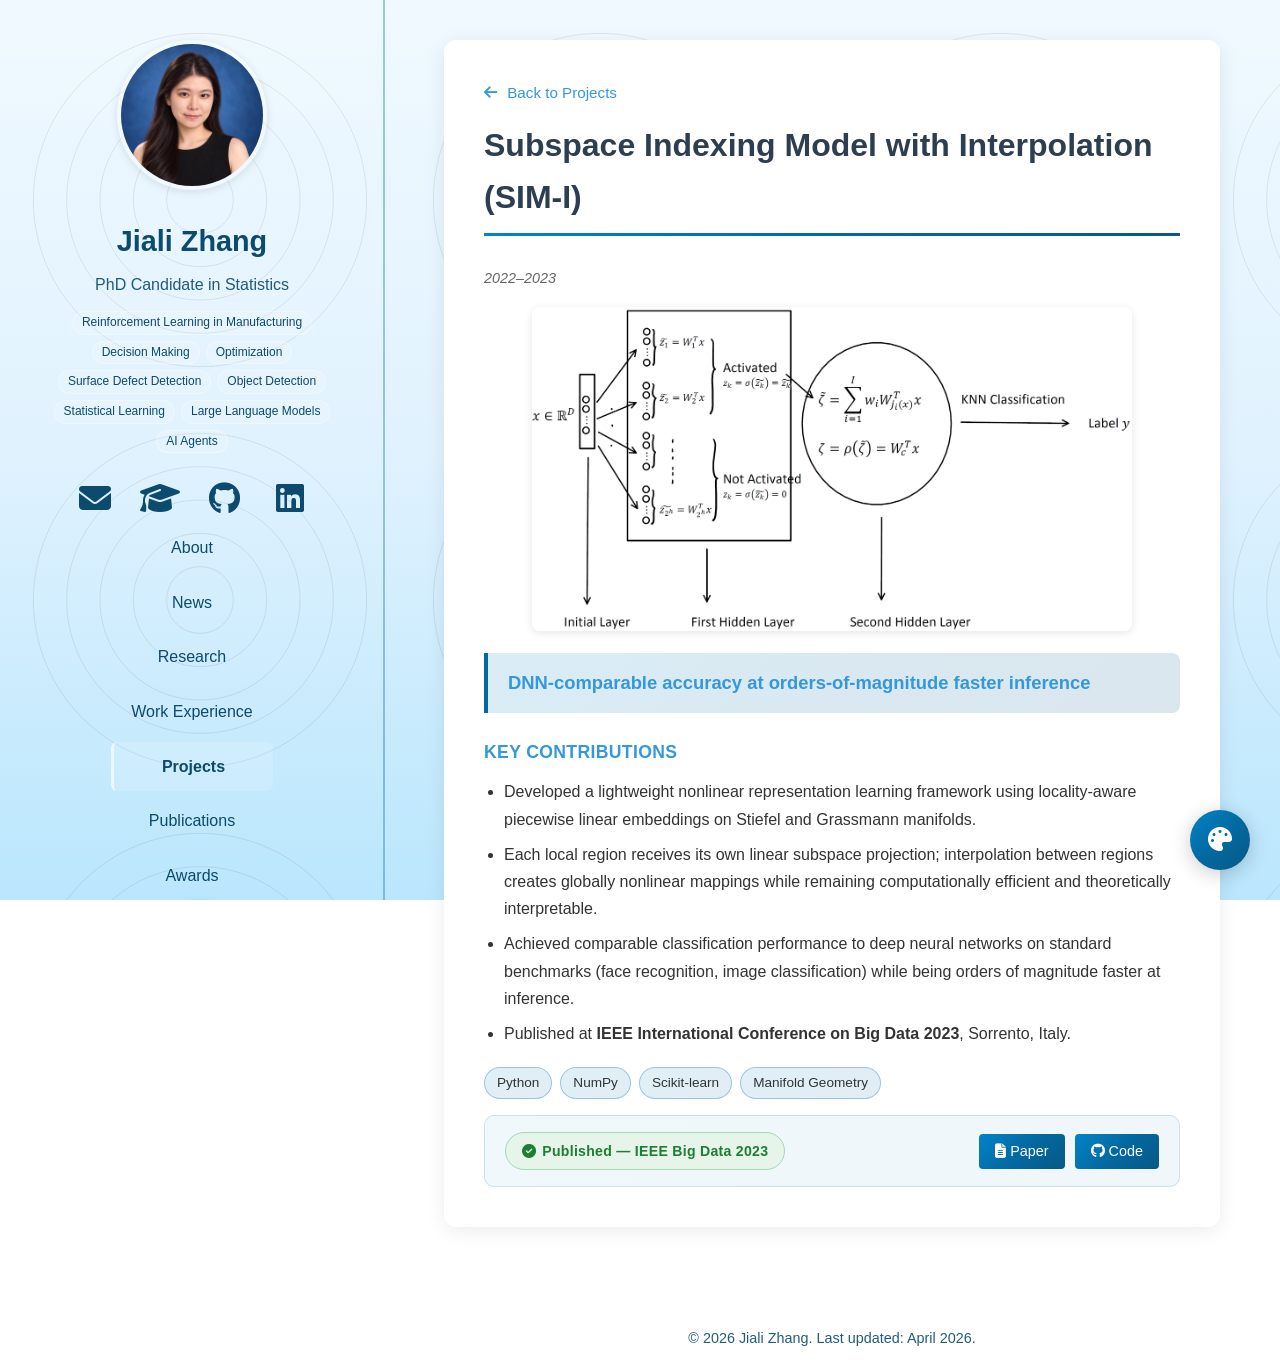
<file: project-simi.html>
<!DOCTYPE html>
<html lang="en">
<head>
    <meta charset="UTF-8">
    <meta name="viewport" content="width=device-width, initial-scale=1.0">
    <meta name="description" content="Subspace Indexing Model with Interpolation (SIM-I) - Jiali Zhang">
    <title>SIM-I: Subspace Indexing Model - Jiali Zhang</title>
    <link rel="stylesheet" href="style.css?v=sidebar-scroll-20261029">
    <link rel="stylesheet" href="project-lightbox.css?v=f395db9">
    <link rel="stylesheet" href="project-split.css?v=3">
    <link rel="stylesheet" href="https://cdnjs.cloudflare.com/ajax/libs/font-awesome/6.5.1/css/all.min.css">
</head>
<body class="project-resizable">
    <div class="page-layout">
        <!-- Left Sidebar (30%) -->
        <aside class="sidebar">
            <div class="sidebar-content">
                <div class="profile-section">
                    <div class="profile-image">
                        <img src="profile.jpg" alt="Jiali Zhang" onerror="this.style.display='none'">
                    </div>
                    <h1>Jiali Zhang</h1>
                    <p class="subtitle">PhD Candidate in Statistics</p>
                    <div class="research-keywords">
                        <span class="keyword-tag">Reinforcement Learning in Manufacturing</span>
                        <span class="keyword-tag">Decision Making</span>
                        <span class="keyword-tag">Optimization</span>
                        <span class="keyword-tag">Surface Defect Detection</span>
                        <span class="keyword-tag">Object Detection</span>
                        <span class="keyword-tag">Statistical Learning</span>
                        <span class="keyword-tag">Large Language Models</span>
                        <span class="keyword-tag">AI Agents</span>
                    </div>

                    <!-- Contact Icons -->
                    <div class="contact-links">
                        <a href="mailto:jztk7@mst.edu" class="contact-item" title="Email: jztk7@mst.edu">
                            <i class="fas fa-envelope"></i>
                        </a>
                        <a href="https://scholar.google.com/citations?user=5T9X91sAAAAJ&hl=zh-CN&oi=sra" class="contact-item" target="_blank" title="Google Scholar">
                            <i class="fas fa-graduation-cap"></i>
                        </a>
                        <a href="https://github.com/JialiZhang1016" class="contact-item" target="_blank" title="GitHub">
                            <i class="fab fa-github"></i>
                        </a>
                        <a href="https://www.linkedin.com/in/jiali-zhang-151379292/" class="contact-item" target="_blank" title="LinkedIn">
                            <i class="fab fa-linkedin"></i>
                        </a>
                    </div>
                </div>

                <nav class="sidebar-nav">
                    <ul>
                        <li><a href="index.html#about">About</a></li>
                        <li><a href="index.html#news">News</a></li>
                        <li><a href="index.html#research">Research</a></li>
                        <li><a href="index.html#experience">Work Experience</a></li>
                        <li><a href="index.html#projects" class="active">Projects</a></li>
                        <li><a href="index.html#publications">Publications</a></li>
                        <li><a href="index.html#awards">Awards</a></li>
                        <li><a href="index.html#skills">Skills</a></li>
                        <li><a href="blog.html">Blog</a></li>
                    </ul>
                </nav>
            </div>
        </aside>

        <!-- Right Main Content (70%) -->
        <main class="main-content">
            <section class="section">
                <div class="projects-page-header">
                    <a href="projects.html?v=spacing-20261029" class="back-link"><i class="fas fa-arrow-left"></i> Back to Projects</a>
                    <h2>Subspace Indexing Model with Interpolation (SIM-I)</h2>
                </div>
                <p class="project-meta">2022&ndash;2023</p>

                <div class="project-image">
                    <img src="readme_plots/SIM-I.png" alt="SIM-I Architecture">
                </div>

                <div class="project-highlight-banner">
                    DNN-comparable accuracy at orders-of-magnitude faster inference
                </div>

                <div class="project-detail-content">
                    <h3>Key Contributions</h3>
                    <ul>
                        <li>Developed a lightweight nonlinear representation learning framework using locality-aware piecewise linear embeddings on Stiefel and Grassmann manifolds.</li>
                        <li>Each local region receives its own linear subspace projection; interpolation between regions creates globally nonlinear mappings while remaining computationally efficient and theoretically interpretable.</li>
                        <li>Achieved comparable classification performance to deep neural networks on standard benchmarks (face recognition, image classification) while being orders of magnitude faster at inference.</li>
                        <li>Published at <strong>IEEE International Conference on Big Data 2023</strong>, Sorrento, Italy.</li>
                    </ul>
                </div>

                <div class="tech-stack">
                    <span class="tech-pill">Python</span>
                    <span class="tech-pill">NumPy</span>
                    <span class="tech-pill">Scikit-learn</span>
                    <span class="tech-pill">Manifold Geometry</span>
                </div>

                <div class="project-links-card">
                    <span class="publication-badge published"><i class="fas fa-check-circle"></i>Published &mdash; IEEE Big Data 2023</span>
                    <div class="link-buttons">
                        <a href="https://ieeexplore.ieee.org/abstract/document/10386432" class="btn-link"><i class="fas fa-file-alt"></i> Paper</a>
                        <a href="https://github.com/JialiZhang1016/SubspaceIndexing_StiefelGrassmann" class="btn-link"><i class="fab fa-github"></i> Code</a>
                    </div>
                </div>
            </section>
        </main>
    </div>

    <footer>
        <p>&copy; 2026 Jiali Zhang. Last updated: April 2026.</p>
    </footer>

    <!-- Theme Selector Button -->
    <button id="theme-toggle" class="theme-toggle-btn" title="Change Theme">
        <i class="fas fa-palette"></i>
    </button>

    <!-- Theme Selector Modal -->
    <div id="theme-modal" class="theme-modal">
        <div class="theme-modal-content">
            <div class="theme-modal-header">
                <h3>Choose Your Theme</h3>
                <button class="theme-modal-close">&times;</button>
            </div>
            <div class="theme-options">
                <div class="theme-category">
                    <h4>Color Theme</h4>
                    <div class="theme-grid">
                        <button class="theme-option" data-theme="pearl-blue">
                            <div class="theme-preview" style="background: linear-gradient(135deg, #f0f9ff 0%, #e0f2fe 50%, #bae6fd 100%);"></div>
                            <span>Pearl Blue</span>
                        </button>
                        <button class="theme-option" data-theme="mst-green">
                            <div class="theme-preview" style="background: linear-gradient(135deg, #E6F0EC 0%, #D4E5DD 50%, #C2DACE 100%);"></div>
                            <span>MST Green</span>
                        </button>
                        <button class="theme-option" data-theme="light-academic">
                            <div class="theme-preview" style="background: linear-gradient(135deg, #E8F0FE 0%, #D0E2FF 50%, #B8D4FE 100%);"></div>
                            <span>Light Academic</span>
                        </button>
                    </div>
                </div>
                <div class="theme-category">
                    <h4>Background Pattern</h4>
                    <div class="theme-grid">
                        <button class="pattern-option" data-pattern="none">
                            <div class="theme-preview" style="background: #f5f5f5;"></div>
                            <span>None</span>
                        </button>
                        <button class="pattern-option" data-pattern="topographic">
                            <div class="theme-preview pattern-demo-topo"></div>
                            <span>Topographic</span>
                        </button>
                        <button class="pattern-option" data-pattern="dots">
                            <div class="theme-preview pattern-demo-dots"></div>
                            <span>Dot Grid</span>
                        </button>
                        <button class="pattern-option" data-pattern="waves">
                            <div class="theme-preview pattern-demo-waves"></div>
                            <span>Waves</span>
                        </button>
                        <button class="pattern-option" data-pattern="hexagons">
                            <div class="theme-preview pattern-demo-hex"></div>
                            <span>Hexagons</span>
                        </button>
                        <button class="pattern-option" data-pattern="grid">
                            <div class="theme-preview pattern-demo-grid"></div>
                            <span>Grid</span>
                        </button>
                    </div>
                </div>
            </div>
        </div>
    </div>

    <script src="theme-switcher.js"></script>
    <script src="project-split.js?v=1"></script>
    <script src="project-lightbox.js?v=3b9923a"></script>
</body>
</html>
</file>
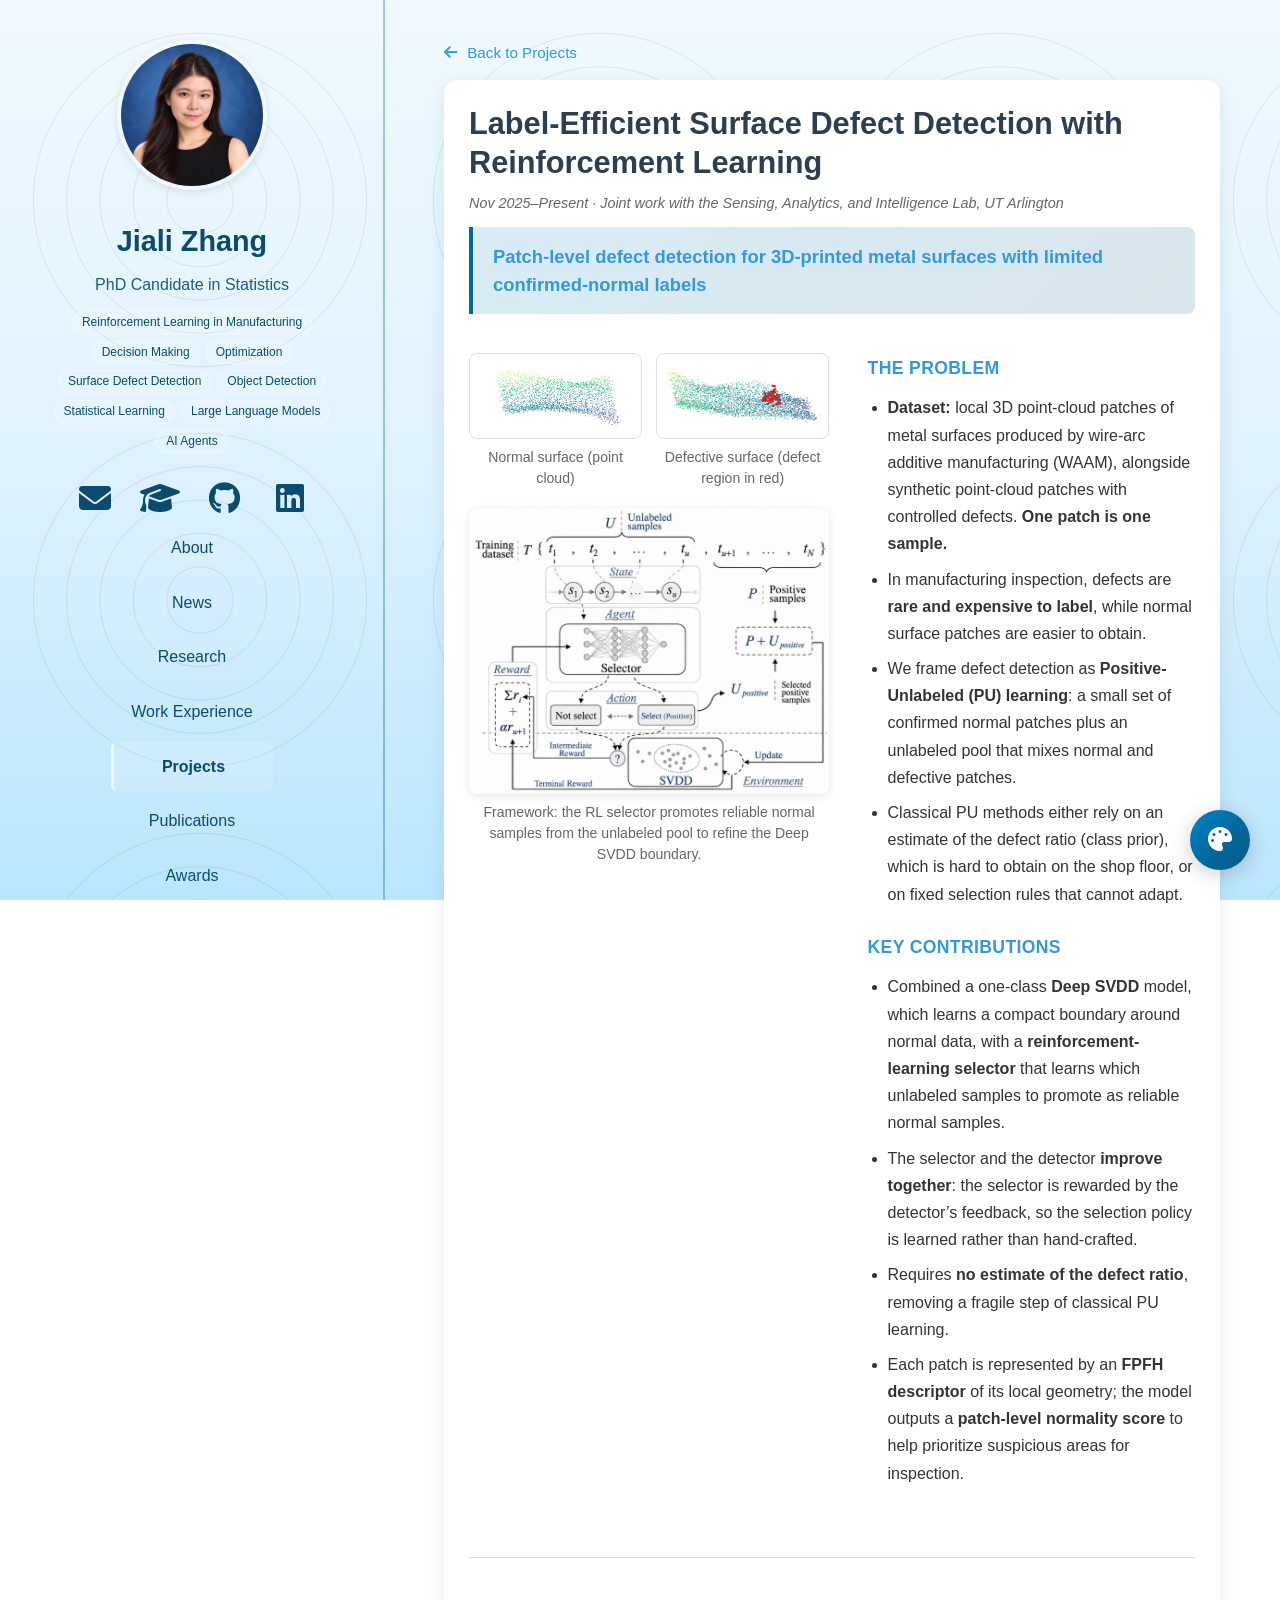
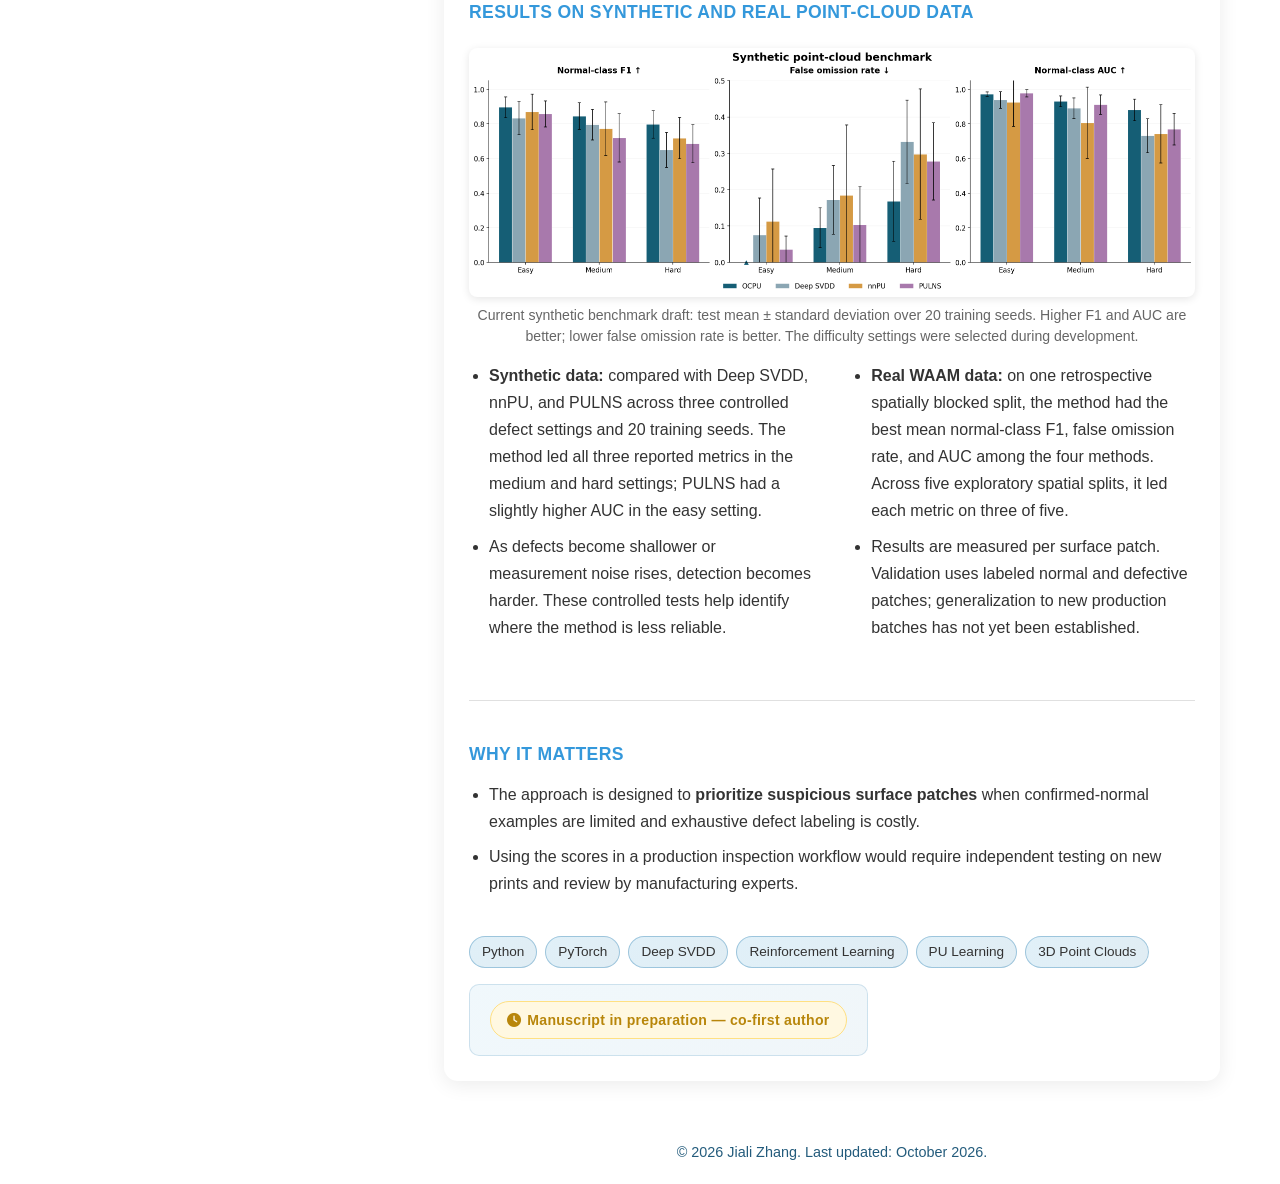
<file: project-surface-defect.html>
<!DOCTYPE html>
<html lang="en">
<head>
    <meta charset="UTF-8">
    <meta name="viewport" content="width=device-width, initial-scale=1.0">
    <meta name="description" content="Label-Efficient Surface Defect Detection with Reinforcement Learning and Positive-Unlabeled Learning - Jiali Zhang">
    <title>Label-Efficient Surface Defect Detection - Jiali Zhang</title>
    <link rel="stylesheet" href="style.css?v=sidebar-scroll-20261029">
    <link rel="stylesheet" href="project-lightbox.css?v=f395db9">
    <link rel="stylesheet" href="project-focus.css">
    <link rel="stylesheet" href="project-split.css?v=3">
    <link rel="stylesheet" href="https://cdnjs.cloudflare.com/ajax/libs/font-awesome/6.5.1/css/all.min.css">
    <style>
        @media (min-width: 1100px) {
            .project-focus .focus-row.surface-defect-overview {
                grid-template-columns: minmax(0, 1.1fr) minmax(0, 1fr);
            }
        }
    </style>
</head>
<body class="project-focus project-resizable">
        <aside class="sidebar">
            <div class="sidebar-content">
                <div class="profile-section">
                    <div class="profile-image">
                        <img src="profile.jpg" alt="Jiali Zhang" onerror="this.style.display='none'">
                    </div>
                    <h1>Jiali Zhang</h1>
                    <p class="subtitle">PhD Candidate in Statistics</p>
                    <div class="research-keywords">
                        <span class="keyword-tag">Reinforcement Learning in Manufacturing</span>
                        <span class="keyword-tag">Decision Making</span>
                        <span class="keyword-tag">Optimization</span>
                        <span class="keyword-tag">Surface Defect Detection</span>
                        <span class="keyword-tag">Object Detection</span>
                        <span class="keyword-tag">Statistical Learning</span>
                        <span class="keyword-tag">Large Language Models</span>
                        <span class="keyword-tag">AI Agents</span>
                    </div>

                    <!-- Contact Icons -->
                    <div class="contact-links">
                        <a href="mailto:jztk7@mst.edu" class="contact-item" title="Email: jztk7@mst.edu">
                            <i class="fas fa-envelope"></i>
                        </a>
                        <a href="https://scholar.google.com/citations?user=5T9X91sAAAAJ&hl=zh-CN&oi=sra" class="contact-item" target="_blank" title="Google Scholar">
                            <i class="fas fa-graduation-cap"></i>
                        </a>
                        <a href="https://github.com/JialiZhang1016" class="contact-item" target="_blank" title="GitHub">
                            <i class="fab fa-github"></i>
                        </a>
                        <a href="https://www.linkedin.com/in/jiali-zhang-151379292/" class="contact-item" target="_blank" title="LinkedIn">
                            <i class="fab fa-linkedin"></i>
                        </a>
                    </div>
                </div>

                <nav class="sidebar-nav">
                    <ul>
                        <li><a href="index.html#about">About</a></li>
                        <li><a href="index.html#news">News</a></li>
                        <li><a href="index.html#research">Research</a></li>
                        <li><a href="index.html#experience">Work Experience</a></li>
                        <li><a href="index.html#projects" class="active">Projects</a></li>
                        <li><a href="index.html#publications">Publications</a></li>
                        <li><a href="index.html#awards">Awards</a></li>
                        <li><a href="index.html#skills">Skills</a></li>
                        <li><a href="blog.html">Blog</a></li>
                    </ul>
                </nav>
            </div>
        </aside>

    <main class="main-content focus-main">
        <a href="projects.html?v=spacing-20261029" class="back-link"><i class="fas fa-arrow-left"></i> Back to Projects</a>
        <article class="focus-card">
            <header class="focus-header">
                <h1>Label-Efficient Surface Defect Detection with Reinforcement Learning</h1>
                <p class="project-meta">Nov 2025&ndash;Present &middot; Joint work with the Sensing, Analytics, and Intelligence Lab, UT Arlington</p>
                <div class="project-highlight-banner">
                    Patch-level defect detection for 3D-printed metal surfaces with limited confirmed-normal labels
                </div>
            </header>

            <!-- Row 1: point-cloud examples + framework | problem + method -->
            <div class="focus-row surface-defect-overview">
                <div class="focus-figures">
                    <div class="focus-figure-pair">
                        <figure class="focus-figure">
                            <img src="readme_plots/pu_pointcloud_normal.png" alt="Point cloud of a normal surface">
                            <figcaption>Normal surface (point cloud)</figcaption>
                        </figure>
                        <figure class="focus-figure">
                            <img src="readme_plots/pu_pointcloud_defect.png" alt="Point cloud of a defective surface, defect region highlighted in red">
                            <figcaption>Defective surface (defect region in red)</figcaption>
                        </figure>
                    </div>
                    <figure class="focus-figure">
                        <img src="readme_plots/pu_defect_architecture.png" alt="Framework: a reinforcement-learning selector promotes reliable normal samples from the unlabeled pool to refine a Deep SVDD boundary">
                        <figcaption>Framework: the RL selector promotes reliable normal samples from the unlabeled pool to refine the Deep SVDD boundary.</figcaption>
                    </figure>
                </div>

                <div class="project-detail-content">
                    <h3>The Problem</h3>
                    <ul>
                        <li><strong>Dataset:</strong> local 3D point-cloud patches of metal surfaces produced by wire-arc additive manufacturing (WAAM), alongside synthetic point-cloud patches with controlled defects. <strong>One patch is one sample.</strong></li>
                        <li>In manufacturing inspection, defects are <strong>rare and expensive to label</strong>, while normal surface patches are easier to obtain.</li>
                        <li>We frame defect detection as <strong>Positive-Unlabeled (PU) learning</strong>: a small set of confirmed normal patches plus an unlabeled pool that mixes normal and defective patches.</li>
                        <li>Classical PU methods either rely on an estimate of the defect ratio (class prior), which is hard to obtain on the shop floor, or on fixed selection rules that cannot adapt.</li>
                    </ul>

                    <h3>Key Contributions</h3>
                    <ul>
                        <li>Combined a one-class <strong>Deep SVDD</strong> model, which learns a compact boundary around normal data, with a <strong>reinforcement-learning selector</strong> that learns which unlabeled samples to promote as reliable normal samples.</li>
                        <li>The selector and the detector <strong>improve together</strong>: the selector is rewarded by the detector&rsquo;s feedback, so the selection policy is learned rather than hand-crafted.</li>
                        <li>Requires <strong>no estimate of the defect ratio</strong>, removing a fragile step of classical PU learning.</li>
                        <li>Each patch is represented by an <strong>FPFH descriptor</strong> of its local geometry; the model outputs a <strong>patch-level normality score</strong> to help prioritize suspicious areas for inspection.</li>
                    </ul>
                </div>
            </div>

            <!-- Results: current synthetic chart and real-data evidence limits -->
            <section class="focus-full">
                <div class="project-detail-content">
                    <h3>Results on Synthetic and Real Point-Cloud Data</h3>
                </div>
                <figure class="focus-figure">
                    <img src="readme_plots/pu_defect_results_current.png" alt="Synthetic benchmark: mean and standard deviation of normal-class F1, false omission rate, and normal-class AUC for OCPU and three baselines across easy, medium, and hard defect settings">
                    <figcaption>Current synthetic benchmark draft: test mean &plusmn; standard deviation over 20 training seeds. Higher F1 and AUC are better; lower false omission rate is better. The difficulty settings were selected during development.</figcaption>
                </figure>
                <div class="focus-columns project-detail-content">
                    <ul>
                        <li><strong>Synthetic data:</strong> compared with Deep SVDD, nnPU, and PULNS across three controlled defect settings and 20 training seeds. The method led all three reported metrics in the medium and hard settings; PULNS had a slightly higher AUC in the easy setting.</li>
                        <li>As defects become shallower or measurement noise rises, detection becomes harder. These controlled tests help identify where the method is less reliable.</li>
                    </ul>
                    <ul>
                        <li><strong>Real WAAM data:</strong> on one retrospective spatially blocked split, the method had the best mean normal-class F1, false omission rate, and AUC among the four methods. Across five exploratory spatial splits, it led each metric on three of five.</li>
                        <li>Results are measured per surface patch. Validation uses labeled normal and defective patches; generalization to new production batches has not yet been established.</li>
                    </ul>
                </div>
            </section>

            <section class="focus-full">
                <div class="project-detail-content">
                    <h3>Why It Matters</h3>
                    <ul>
                        <li>The approach is designed to <strong>prioritize suspicious surface patches</strong> when confirmed-normal examples are limited and exhaustive defect labeling is costly.</li>
                        <li>Using the scores in a production inspection workflow would require independent testing on new prints and review by manufacturing experts.</li>
                    </ul>
                </div>

                <div class="focus-footer-row">
                    <div class="tech-stack">
                        <span class="tech-pill">Python</span>
                        <span class="tech-pill">PyTorch</span>
                        <span class="tech-pill">Deep SVDD</span>
                        <span class="tech-pill">Reinforcement Learning</span>
                        <span class="tech-pill">PU Learning</span>
                        <span class="tech-pill">3D Point Clouds</span>
                    </div>
                    <div class="project-links-card">
                        <span class="publication-badge under-review"><i class="fas fa-clock"></i>Manuscript in preparation &mdash; co-first author</span>
                    </div>
                </div>
            </section>
        </article>
    </main>

    <footer>
        <p>&copy; 2026 Jiali Zhang. Last updated: October 2026.</p>
    </footer>

    <!-- Theme Selector Button -->
    <button id="theme-toggle" class="theme-toggle-btn" title="Change Theme">
        <i class="fas fa-palette"></i>
    </button>

    <!-- Theme Selector Modal -->
    <div id="theme-modal" class="theme-modal">
        <div class="theme-modal-content">
            <div class="theme-modal-header">
                <h3>Choose Your Theme</h3>
                <button class="theme-modal-close">&times;</button>
            </div>
            <div class="theme-options">
                <div class="theme-category">
                    <h4>Color Theme</h4>
                    <div class="theme-grid">
                        <button class="theme-option" data-theme="pearl-blue">
                            <div class="theme-preview" style="background: linear-gradient(135deg, #f0f9ff 0%, #e0f2fe 50%, #bae6fd 100%);"></div>
                            <span>Pearl Blue</span>
                        </button>
                        <button class="theme-option" data-theme="mst-green">
                            <div class="theme-preview" style="background: linear-gradient(135deg, #E6F0EC 0%, #D4E5DD 50%, #C2DACE 100%);"></div>
                            <span>MST Green</span>
                        </button>
                        <button class="theme-option" data-theme="light-academic">
                            <div class="theme-preview" style="background: linear-gradient(135deg, #E8F0FE 0%, #D0E2FF 50%, #B8D4FE 100%);"></div>
                            <span>Light Academic</span>
                        </button>
                    </div>
                </div>
                <div class="theme-category">
                    <h4>Background Pattern</h4>
                    <div class="theme-grid">
                        <button class="pattern-option" data-pattern="none">
                            <div class="theme-preview" style="background: #f5f5f5;"></div>
                            <span>None</span>
                        </button>
                        <button class="pattern-option" data-pattern="topographic">
                            <div class="theme-preview pattern-demo-topo"></div>
                            <span>Topographic</span>
                        </button>
                        <button class="pattern-option" data-pattern="dots">
                            <div class="theme-preview pattern-demo-dots"></div>
                            <span>Dot Grid</span>
                        </button>
                        <button class="pattern-option" data-pattern="waves">
                            <div class="theme-preview pattern-demo-waves"></div>
                            <span>Waves</span>
                        </button>
                        <button class="pattern-option" data-pattern="hexagons">
                            <div class="theme-preview pattern-demo-hex"></div>
                            <span>Hexagons</span>
                        </button>
                        <button class="pattern-option" data-pattern="grid">
                            <div class="theme-preview pattern-demo-grid"></div>
                            <span>Grid</span>
                        </button>
                    </div>
                </div>
            </div>
        </div>
    </div>

    <script src="theme-switcher.js"></script>
    <script src="project-split.js?v=1"></script>
    <script src="project-lightbox.js?v=3b9923a"></script>
</body>
</html>
</file>
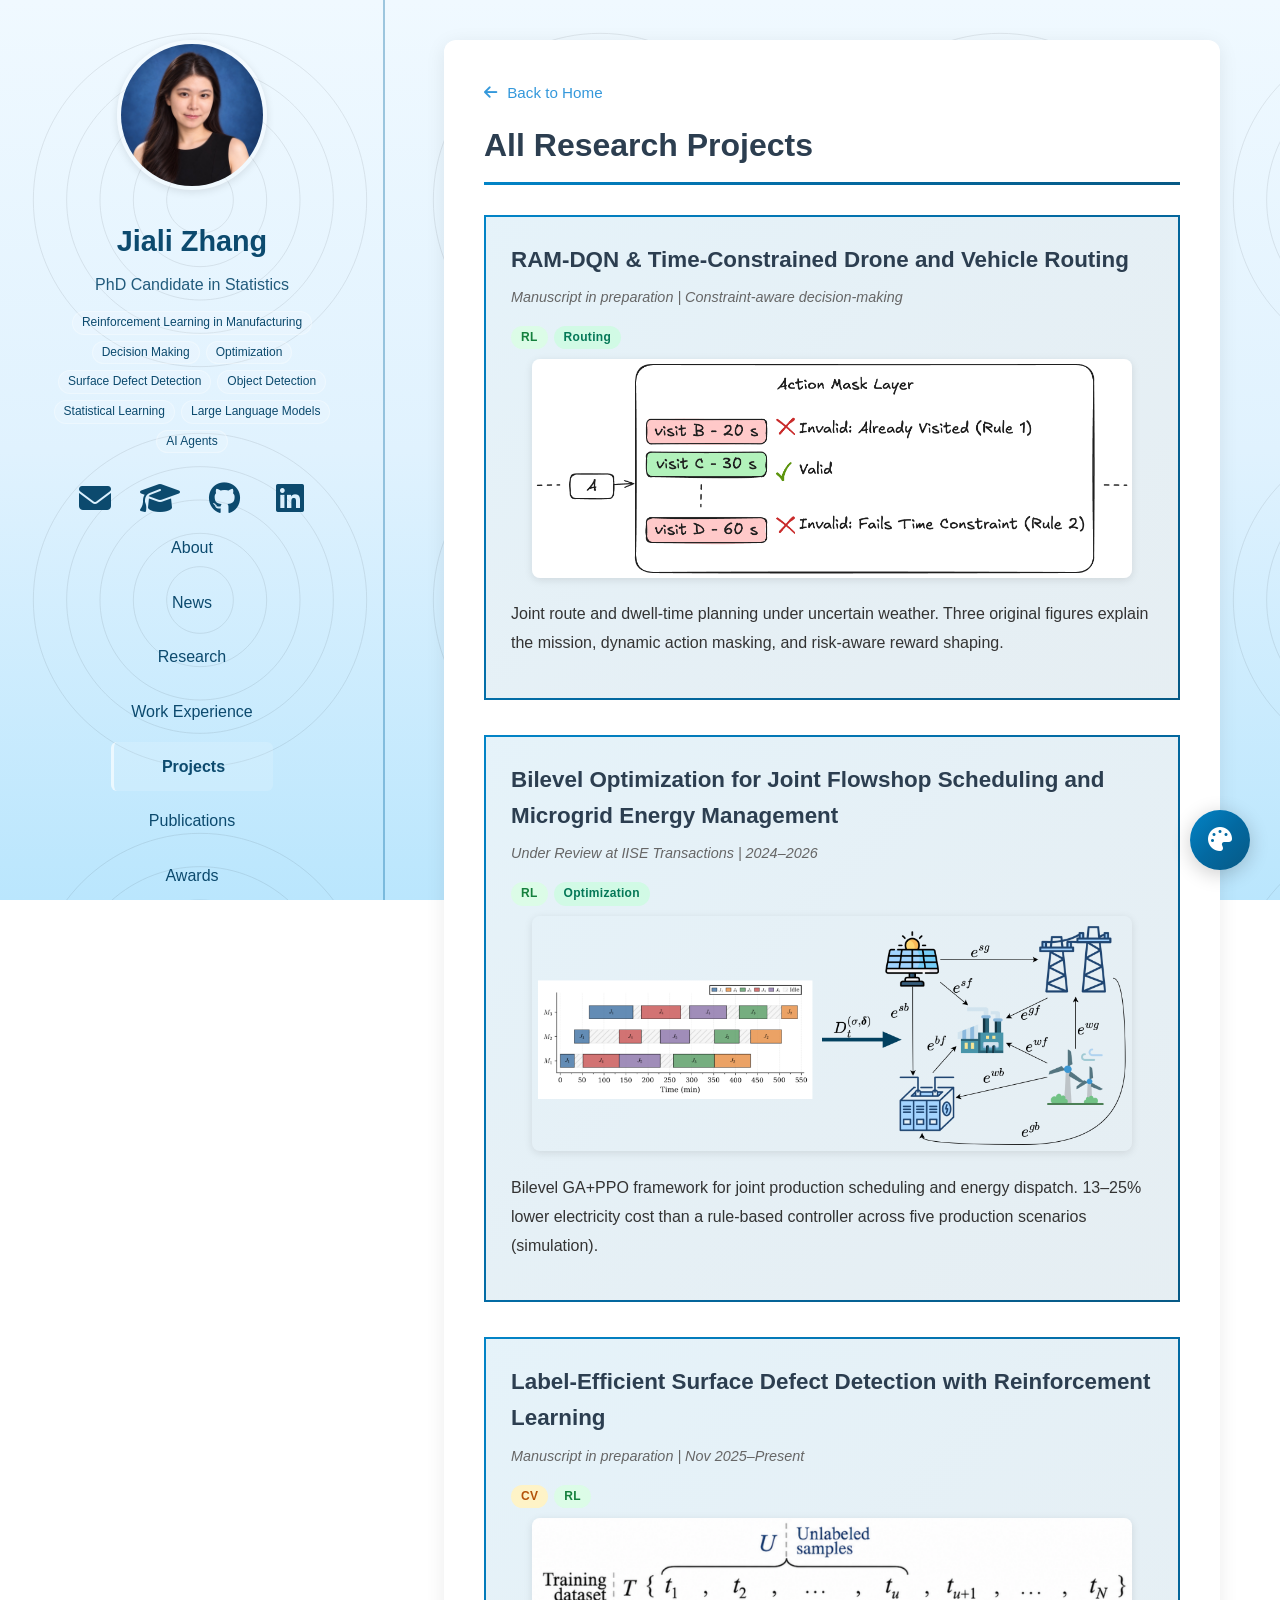
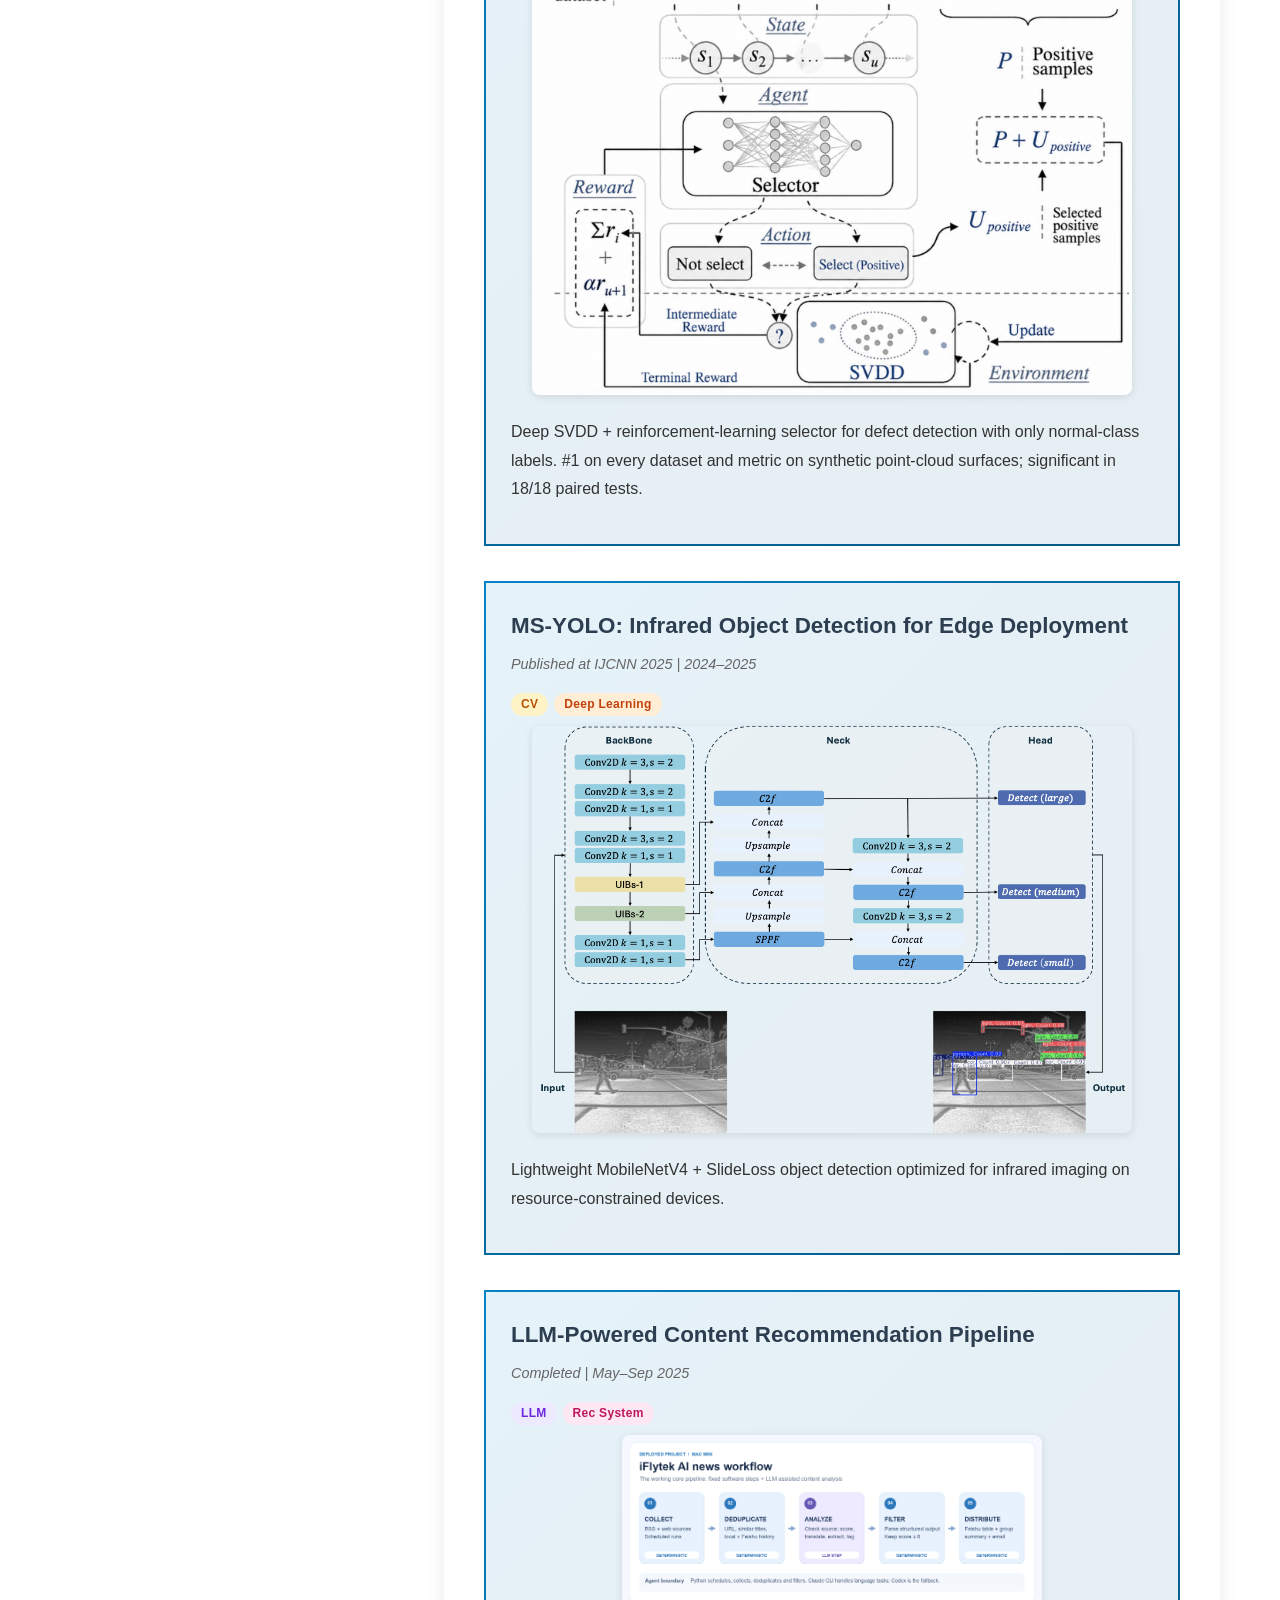
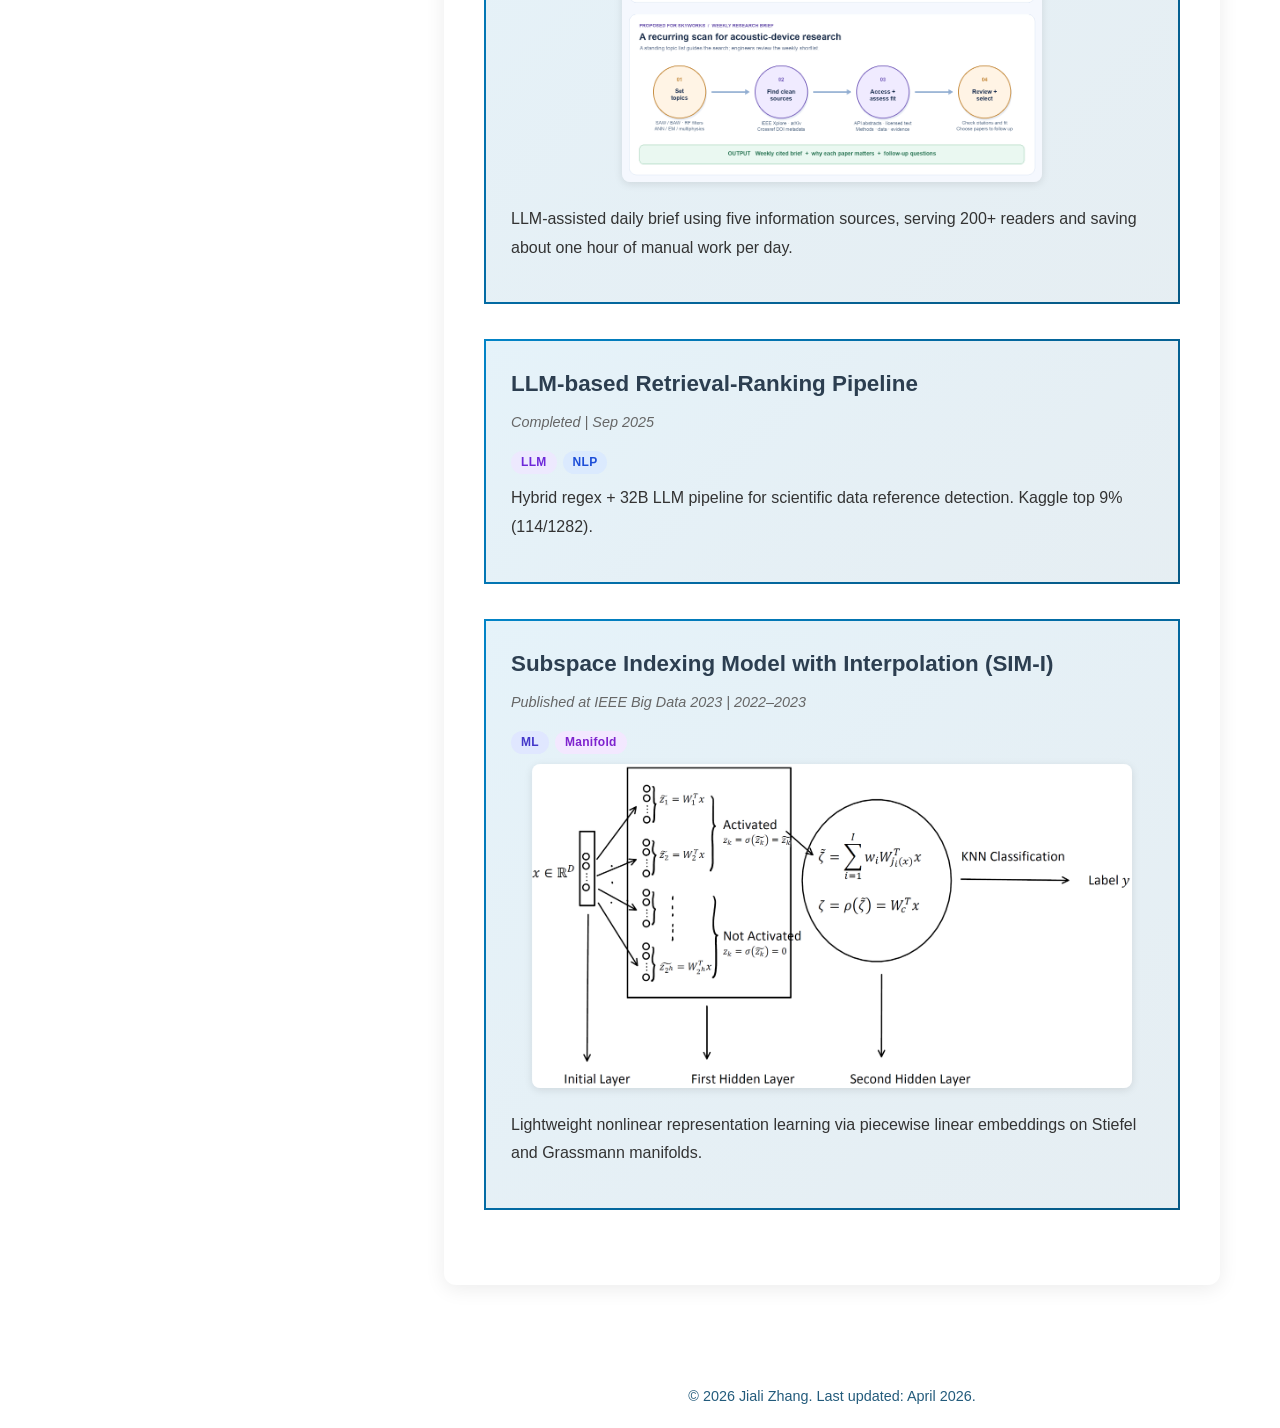
<file: projects.html>
<!DOCTYPE html>
<html lang="en">
<head>
    <meta charset="UTF-8">
    <meta name="viewport" content="width=device-width, initial-scale=1.0">
    <meta name="description" content="Jiali Zhang - Research Projects in LLM, Computer Vision, Reinforcement Learning, and Machine Learning.">
    <title>Projects - Jiali Zhang</title>
    <link rel="stylesheet" href="style.css?v=sidebar-scroll-20261029">
    <link rel="stylesheet" href="project-split.css?v=3">
    <link rel="stylesheet" href="https://cdnjs.cloudflare.com/ajax/libs/font-awesome/6.5.1/css/all.min.css">
</head>
<body class="project-resizable">
    <div class="page-layout">
        <!-- Left Sidebar (30%) -->
        <aside class="sidebar">
            <div class="sidebar-content">
                <div class="profile-section">
                    <div class="profile-image">
                        <img src="profile.jpg" alt="Jiali Zhang" onerror="this.style.display='none'">
                    </div>
                    <h1>Jiali Zhang</h1>
                    <p class="subtitle">PhD Candidate in Statistics</p>
                    <div class="research-keywords">
                        <span class="keyword-tag">Reinforcement Learning in Manufacturing</span>
                        <span class="keyword-tag">Decision Making</span>
                        <span class="keyword-tag">Optimization</span>
                        <span class="keyword-tag">Surface Defect Detection</span>
                        <span class="keyword-tag">Object Detection</span>
                        <span class="keyword-tag">Statistical Learning</span>
                        <span class="keyword-tag">Large Language Models</span>
                        <span class="keyword-tag">AI Agents</span>
                    </div>

                    <!-- Contact Icons -->
                    <div class="contact-links">
                        <a href="mailto:jztk7@mst.edu" class="contact-item" title="Email: jztk7@mst.edu">
                            <i class="fas fa-envelope"></i>
                        </a>
                        <a href="https://scholar.google.com/citations?user=5T9X91sAAAAJ&hl=zh-CN&oi=sra" class="contact-item" target="_blank" title="Google Scholar">
                            <i class="fas fa-graduation-cap"></i>
                        </a>
                        <a href="https://github.com/JialiZhang1016" class="contact-item" target="_blank" title="GitHub">
                            <i class="fab fa-github"></i>
                        </a>
                        <a href="https://www.linkedin.com/in/jiali-zhang-151379292/" class="contact-item" target="_blank" title="LinkedIn">
                            <i class="fab fa-linkedin"></i>
                        </a>
                    </div>
                </div>

                <nav class="sidebar-nav">
                    <ul>
                        <li><a href="index.html#about">About</a></li>
                        <li><a href="index.html#news">News</a></li>
                        <li><a href="index.html#research">Research</a></li>
                        <li><a href="index.html#experience">Work Experience</a></li>
                        <li><a href="index.html#projects" class="active">Projects</a></li>
                        <li><a href="index.html#publications">Publications</a></li>
                        <li><a href="index.html#awards">Awards</a></li>
                        <li><a href="index.html#skills">Skills</a></li>
                        <li><a href="blog.html">Blog</a></li>
                    </ul>
                </nav>
            </div>
        </aside>

        <!-- Right Main Content (70%) -->
        <main class="main-content">
            <section class="section">
                <div class="projects-page-header">
                    <a href="index.html" class="back-link"><i class="fas fa-arrow-left"></i> Back to Home</a>
                    <h2>All Research Projects</h2>
                </div>

                <a href="project-routing.html" class="project project-card-link">
                    <h3>RAM-DQN &amp; Time-Constrained Drone and Vehicle Routing</h3>
                    <p class="project-meta">Manuscript in preparation | Constraint-aware decision-making</p>
                    <div class="project-tags"><span class="tag tag-rl">RL</span><span class="tag tag-opt">Routing</span></div>
                    <div class="project-image"><img src="readme_plots/routing/action-mask.png" alt="Dynamic action masking for time-constrained routing"></div>
                    <p class="project-description">Joint route and dwell-time planning under uncertain weather. Three original figures explain the mission, dynamic action masking, and risk-aware reward shaping.</p>
                </a>

                <a href="project-bilevel.html?v=spacing-20261029" class="project project-card-link">
                    <h3>Bilevel Optimization for Joint Flowshop Scheduling and Microgrid Energy Management</h3>
                    <p class="project-meta">Under Review at IISE Transactions | 2024–2026</p>
                    <div class="project-tags"><span class="tag tag-rl">RL</span><span class="tag tag-opt">Optimization</span></div>
                    <div class="project-image">
                        <img src="readme_plots/fig1_system_original.png" alt="System Architecture">
                    </div>
                    <p class="project-description">
                        Bilevel GA+PPO framework for joint production scheduling and energy dispatch. 13–25% lower electricity cost than a rule-based controller across five production scenarios (simulation).
                    </p>
                </a>

                <a href="project-surface-defect.html?v=spacing-20261029" class="project project-card-link">
                    <h3>Label-Efficient Surface Defect Detection with Reinforcement Learning</h3>
                    <p class="project-meta">Manuscript in preparation | Nov 2025–Present</p>
                    <div class="project-tags"><span class="tag tag-cv">CV</span><span class="tag tag-rl">RL</span></div>
                    <div class="project-image">
                        <img src="readme_plots/pu_defect_architecture.png" alt="Surface defect detection framework">
                    </div>
                    <p class="project-description">
                        Deep SVDD + reinforcement-learning selector for defect detection with only normal-class labels. #1 on every dataset and metric on synthetic point-cloud surfaces; significant in 18/18 paired tests.
                    </p>
                </a>

                <a href="project-msyolo.html?v=spacing-20261029" class="project project-card-link">
                    <h3>MS-YOLO: Infrared Object Detection for Edge Deployment</h3>
                    <p class="project-meta">Published at IJCNN 2025 | 2024–2025</p>
                    <div class="project-tags"><span class="tag tag-cv">CV</span><span class="tag tag-dl">Deep Learning</span></div>
                    <div class="project-image">
                        <img src="readme_plots/MS_YOLO.png" alt="MS-YOLO Architecture">
                    </div>
                    <p class="project-description">
                        Lightweight MobileNetV4 + SlideLoss object detection optimized for infrared imaging on resource-constrained devices.
                    </p>
                </a>

                <a href="project-llm-recommendation.html?v=spacing-20261029" class="project project-card-link">
                    <h3>LLM-Powered Content Recommendation Pipeline</h3>
                    <p class="project-meta">Completed | May–Sep 2025</p>
                    <div class="project-tags"><span class="tag tag-llm">LLM</span><span class="tag tag-rec">Rec System</span></div>
                    <div class="project-image">
                        <img src="readme_plots/iflytek-news-to-skyworks-workflow.png?v=975792e3" alt="iFlytek AI news workflow and proposed Skyworks weekly research brief" style="max-width: 420px;" loading="lazy">
                    </div>
                    <p class="project-description">
                        LLM-assisted daily brief using five information sources, serving 200+ readers and saving about one hour of manual work per day.
                    </p>
                </a>

                <a href="project-llm-retrieval.html?v=spacing-20261029" class="project project-card-link">
                    <h3>LLM-based Retrieval-Ranking Pipeline</h3>
                    <p class="project-meta">Completed | Sep 2025</p>
                    <div class="project-tags"><span class="tag tag-llm">LLM</span><span class="tag tag-nlp">NLP</span></div>
                    <p class="project-description">
                        Hybrid regex + 32B LLM pipeline for scientific data reference detection. Kaggle top 9% (114/1282).
                    </p>
                </a>

                <a href="project-simi.html?v=spacing-20261029" class="project project-card-link">
                    <h3>Subspace Indexing Model with Interpolation (SIM-I)</h3>
                    <p class="project-meta">Published at IEEE Big Data 2023 | 2022–2023</p>
                    <div class="project-tags"><span class="tag tag-ml">ML</span><span class="tag tag-math">Manifold</span></div>
                    <div class="project-image">
                        <img src="readme_plots/SIM-I.png" alt="SIM-I Architecture">
                    </div>
                    <p class="project-description">
                        Lightweight nonlinear representation learning via piecewise linear embeddings on Stiefel and Grassmann manifolds.
                    </p>
                </a>
            </section>
        </main>
    </div>

    <footer>
        <p>&copy; 2026 Jiali Zhang. Last updated: April 2026.</p>
    </footer>

    <!-- Theme Selector Button -->
    <button id="theme-toggle" class="theme-toggle-btn" title="Change Theme">
        <i class="fas fa-palette"></i>
    </button>

    <!-- Theme Selector Modal -->
    <div id="theme-modal" class="theme-modal">
        <div class="theme-modal-content">
            <div class="theme-modal-header">
                <h3>Choose Your Theme</h3>
                <button class="theme-modal-close">&times;</button>
            </div>
            <div class="theme-options">
                <div class="theme-category">
                    <h4>Color Theme</h4>
                    <div class="theme-grid">
                        <button class="theme-option" data-theme="pearl-blue">
                            <div class="theme-preview" style="background: linear-gradient(135deg, #f0f9ff 0%, #e0f2fe 50%, #bae6fd 100%);"></div>
                            <span>Pearl Blue</span>
                        </button>
                        <button class="theme-option" data-theme="mst-green">
                            <div class="theme-preview" style="background: linear-gradient(135deg, #E6F0EC 0%, #D4E5DD 50%, #C2DACE 100%);"></div>
                            <span>MST Green</span>
                        </button>
                        <button class="theme-option" data-theme="light-academic">
                            <div class="theme-preview" style="background: linear-gradient(135deg, #E8F0FE 0%, #D0E2FF 50%, #B8D4FE 100%);"></div>
                            <span>Light Academic</span>
                        </button>
                    </div>
                </div>
                <div class="theme-category">
                    <h4>Background Pattern</h4>
                    <div class="theme-grid">
                        <button class="pattern-option" data-pattern="none">
                            <div class="theme-preview" style="background: #f5f5f5;"></div>
                            <span>None</span>
                        </button>
                        <button class="pattern-option" data-pattern="topographic">
                            <div class="theme-preview pattern-demo-topo"></div>
                            <span>Topographic</span>
                        </button>
                        <button class="pattern-option" data-pattern="dots">
                            <div class="theme-preview pattern-demo-dots"></div>
                            <span>Dot Grid</span>
                        </button>
                        <button class="pattern-option" data-pattern="waves">
                            <div class="theme-preview pattern-demo-waves"></div>
                            <span>Waves</span>
                        </button>
                        <button class="pattern-option" data-pattern="hexagons">
                            <div class="theme-preview pattern-demo-hex"></div>
                            <span>Hexagons</span>
                        </button>
                        <button class="pattern-option" data-pattern="grid">
                            <div class="theme-preview pattern-demo-grid"></div>
                            <span>Grid</span>
                        </button>
                    </div>
                </div>
            </div>
        </div>
    </div>

    <script src="theme-switcher.js"></script>
    <script src="project-split.js?v=1"></script>
</body>
</html>
</file>
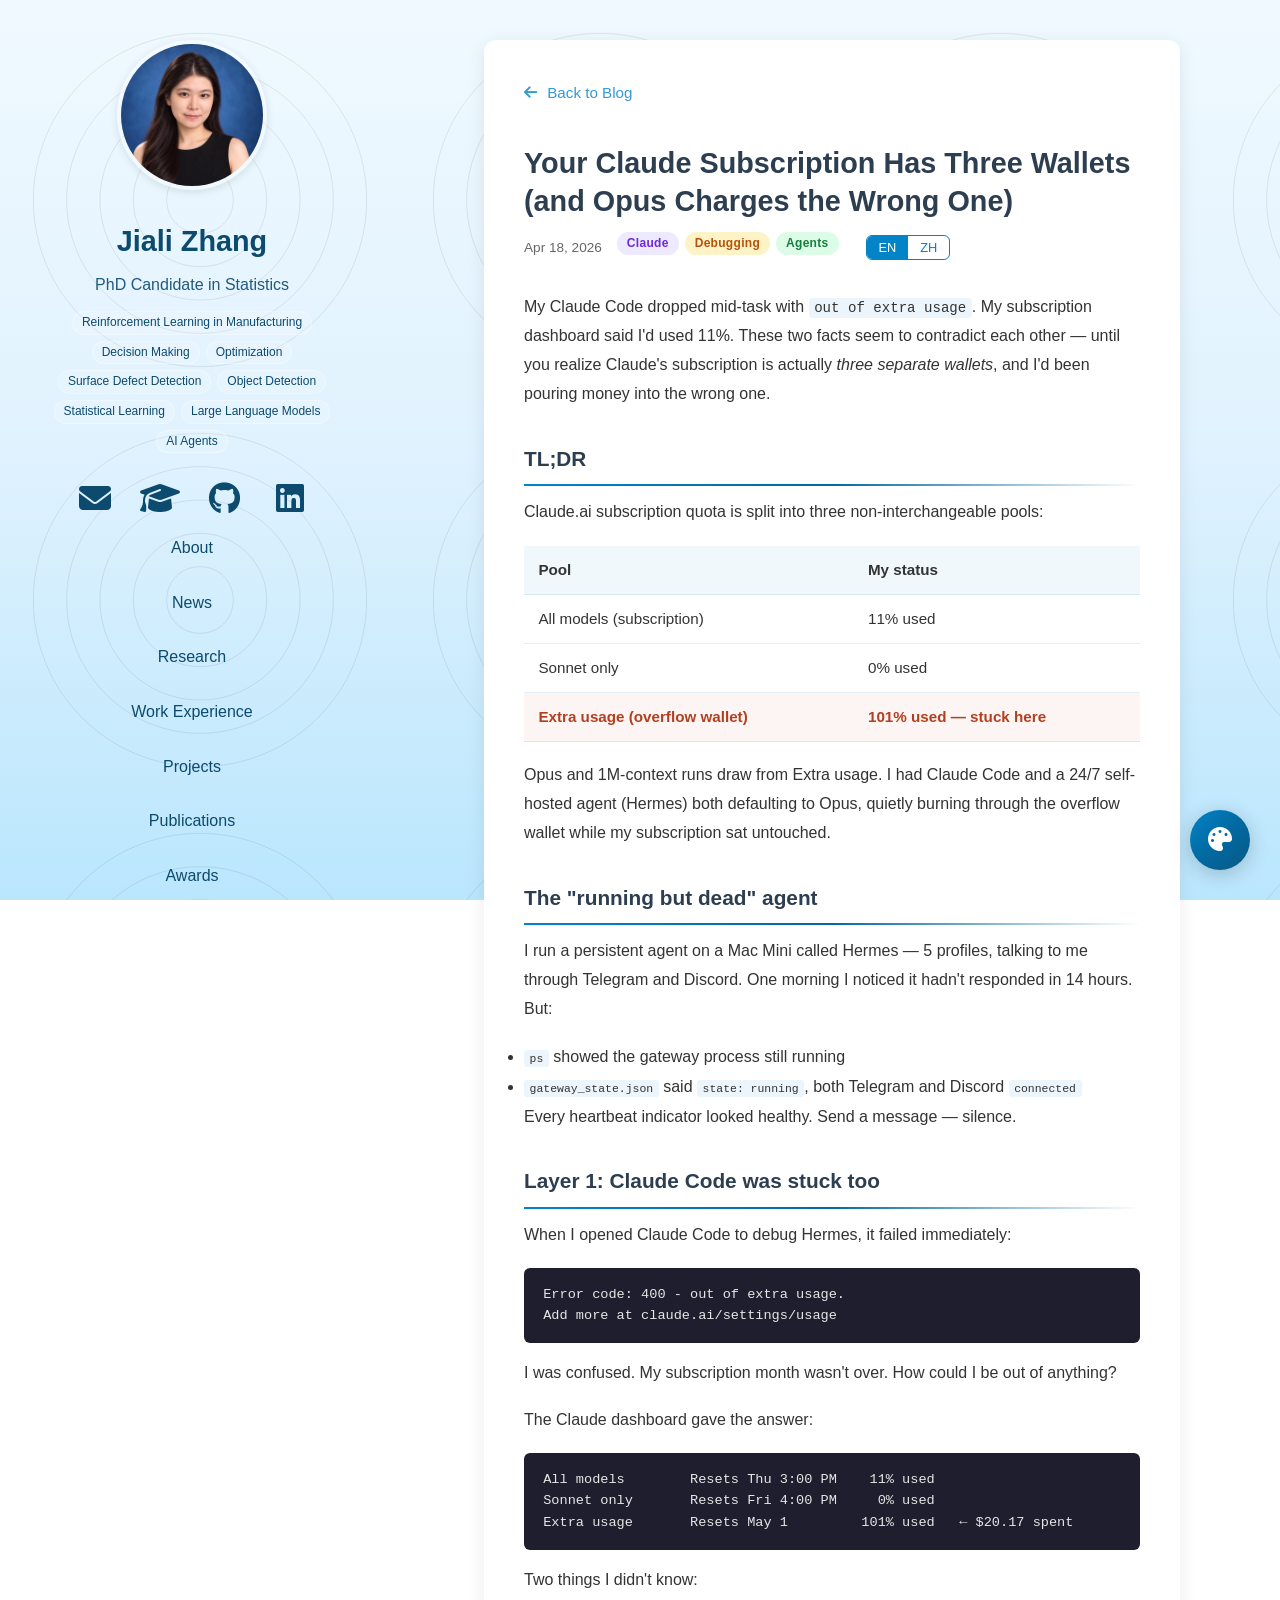
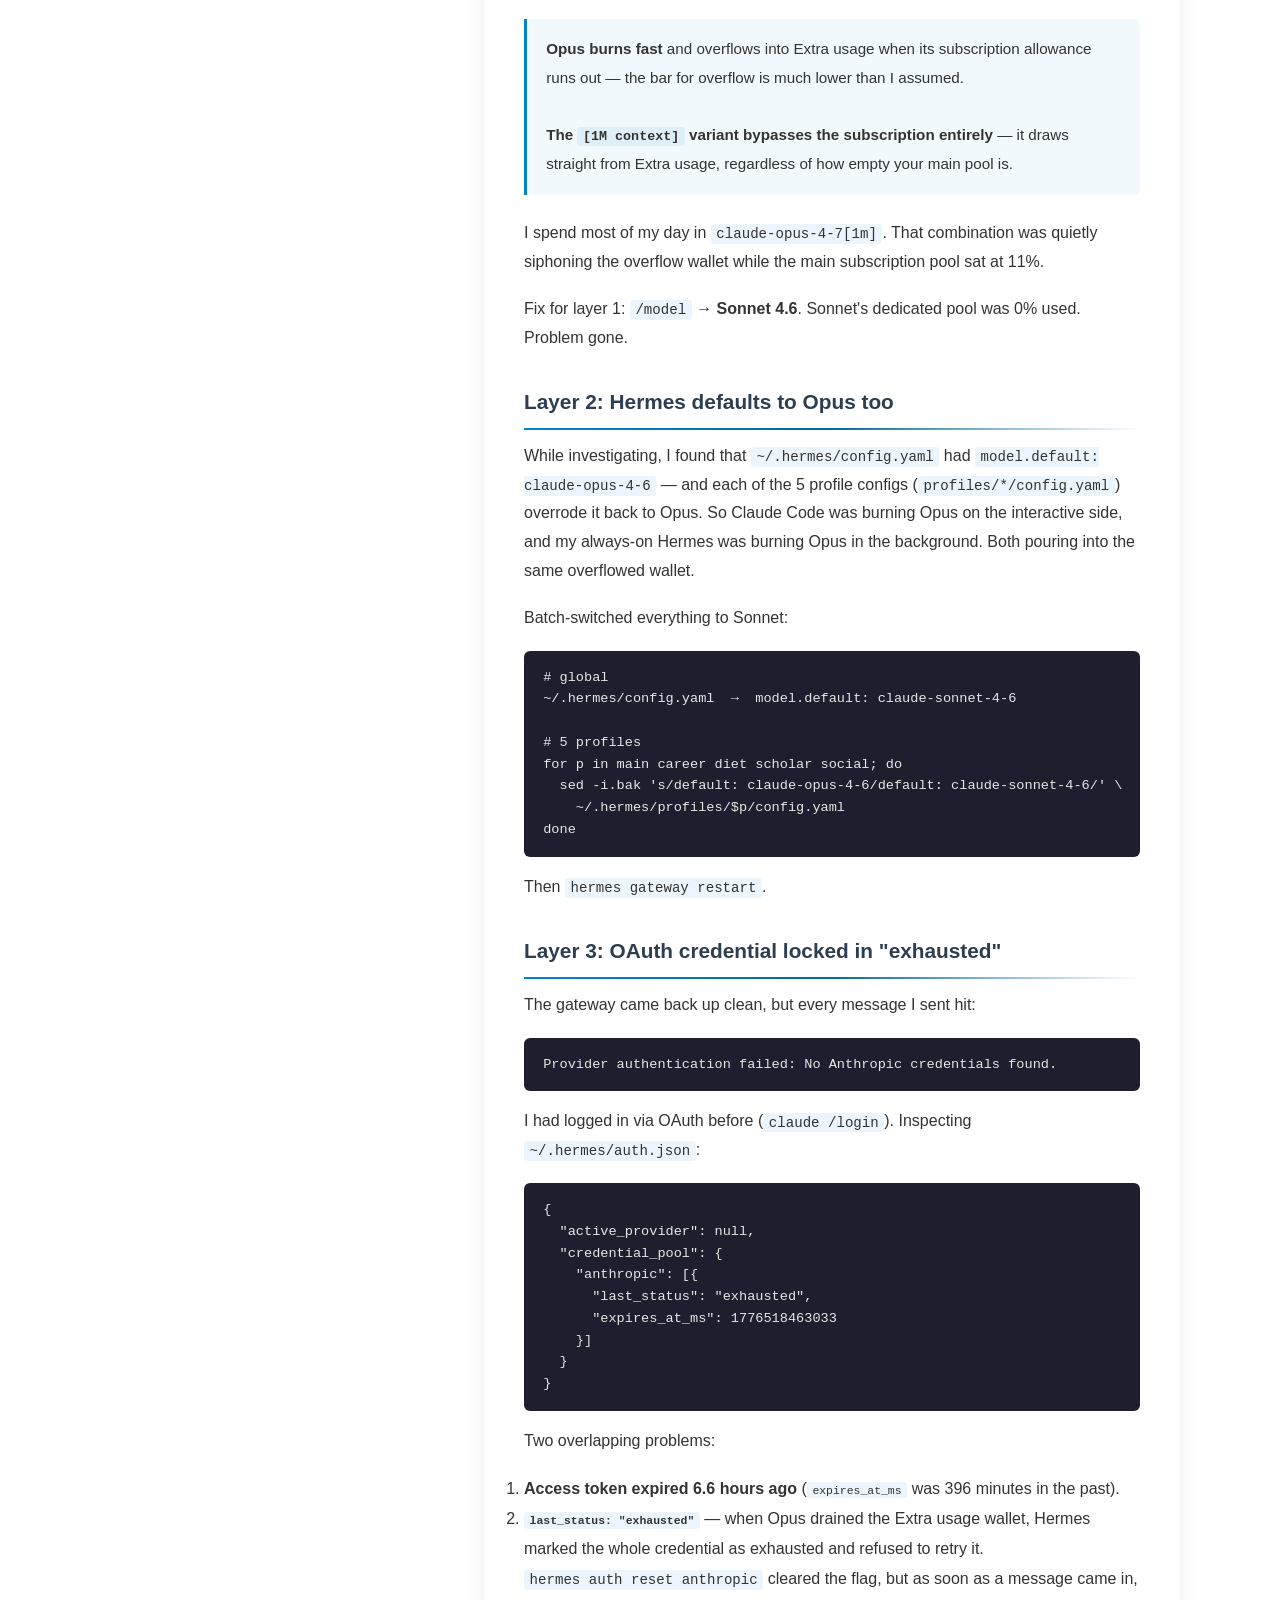
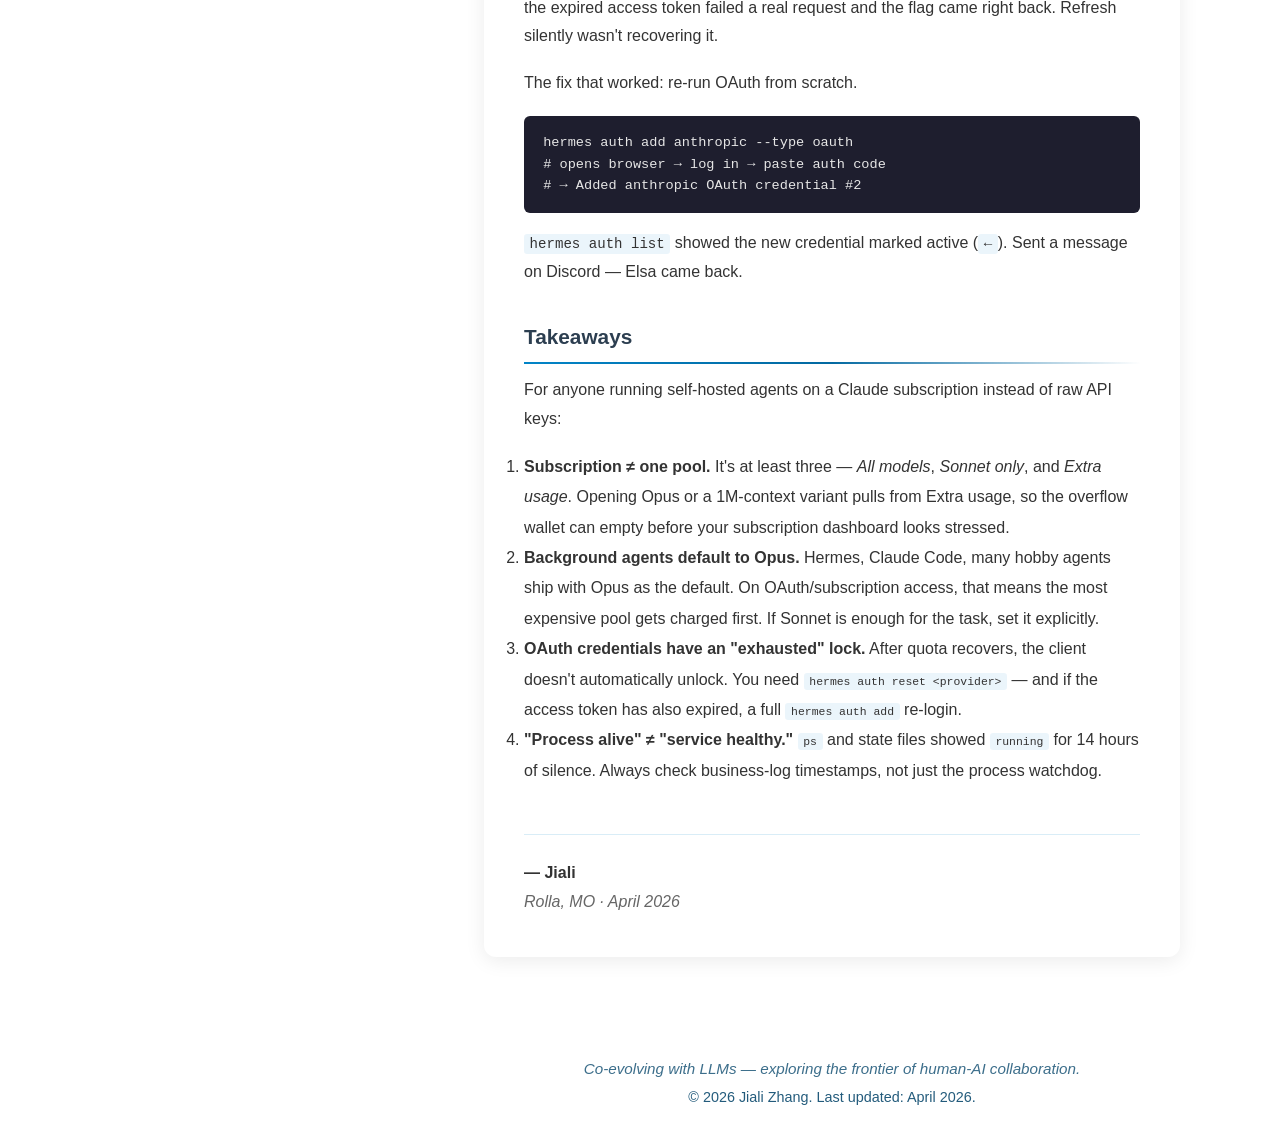
<file: blog/2026-04-18-claude-extra-usage.html>
<!DOCTYPE html>
<html lang="en">
<head>
    <meta charset="UTF-8">
    <meta name="viewport" content="width=device-width, initial-scale=1.0">
    <meta name="description" content="My Claude Code crashed with 'out of extra usage' while my subscription was 89% empty. A debugging trip through three quota pools, a self-hosted agent, and an OAuth credential stuck in exhausted mode.">
    <title>Your Claude Subscription Has Three Wallets - Jiali Zhang</title>
    <link rel="stylesheet" href="../style.css?v=sidebar-scroll-20261029">
    <link rel="stylesheet" href="https://cdnjs.cloudflare.com/ajax/libs/font-awesome/6.5.1/css/all.min.css">
    <style>
        /* Language switcher */
        .lang-switch {
            display: inline-flex;
            gap: 0;
            border: 1.5px solid var(--accent-1, #0066CC);
            border-radius: 6px;
            overflow: hidden;
            font-size: 0.8rem;
            margin-left: 12px;
            vertical-align: middle;
        }
        .lang-switch button {
            background: none;
            border: none;
            padding: 4px 12px;
            cursor: pointer;
            font-family: inherit;
            font-size: 0.8rem;
            color: var(--accent-1, #0066CC);
            transition: all 0.2s;
        }
        .lang-switch button.active {
            background: var(--accent-1, #0066CC);
            color: white;
        }
        .lang-switch button:hover:not(.active) {
            background: rgba(var(--accent-1-rgb, 0,102,204), 0.1);
        }

        /* Hide inactive language */
        .lang-zh { display: none; }
        body.zh .lang-zh { display: block; }
        body.zh .lang-en { display: none; }

        /* Signature */
        .blog-signature {
            margin-top: 3rem;
            padding-top: 1.5rem;
            border-top: 1px solid rgba(var(--accent-1-rgb, 0,102,204), 0.15);
            font-style: italic;
            color: #666;
            line-height: 1.8;
        }
        .blog-signature strong {
            font-style: normal;
            color: #333;
        }

        /* Highlight box */
        .highlight-box {
            background: rgba(var(--accent-1-rgb, 0,102,204), 0.05);
            border-left: 3px solid var(--accent-1, #0066CC);
            padding: 1rem 1.2rem;
            margin: 1.5rem 0;
            border-radius: 0 6px 6px 0;
            font-size: 0.95rem;
        }

        /* Quota table */
        .quota-table {
            width: 100%;
            border-collapse: collapse;
            margin: 1.2rem 0;
            font-size: 0.95rem;
        }
        .quota-table th, .quota-table td {
            padding: 0.6rem 0.9rem;
            border-bottom: 1px solid rgba(var(--accent-1-rgb, 0,102,204), 0.12);
            text-align: left;
        }
        .quota-table th {
            background: rgba(var(--accent-1-rgb, 0,102,204), 0.06);
            font-weight: 600;
        }
        .quota-table tr.highlight-row td {
            background: rgba(220, 80, 50, 0.06);
            color: #b04020;
            font-weight: 500;
        }

        /* Code blocks */
        .blog-body pre {
            background: #1e1e2e;
            color: #e6e6e6;
            padding: 1rem 1.2rem;
            border-radius: 6px;
            overflow-x: auto;
            font-size: 0.85rem;
            line-height: 1.6;
            margin: 1rem 0;
        }
        .blog-body code {
            background: rgba(var(--accent-1-rgb, 0,102,204), 0.08);
            padding: 0.12rem 0.35rem;
            border-radius: 3px;
            font-size: 0.88em;
        }
        .blog-body pre code {
            background: transparent;
            padding: 0;
            font-size: inherit;
        }
    </style>
</head>
<body>
    <div class="page-layout">
        <!-- Left Sidebar (30%) -->
        <aside class="sidebar">
            <div class="sidebar-content">
                <div class="profile-section">
                    <div class="profile-image">
                        <img src="../profile.jpg" alt="Jiali Zhang" onerror="this.style.display='none'">
                    </div>
                    <h1>Jiali Zhang</h1>
                    <p class="subtitle">PhD Candidate in Statistics</p>
                    <div class="research-keywords">
                        <span class="keyword-tag">Reinforcement Learning in Manufacturing</span>
                        <span class="keyword-tag">Decision Making</span>
                        <span class="keyword-tag">Optimization</span>
                        <span class="keyword-tag">Surface Defect Detection</span>
                        <span class="keyword-tag">Object Detection</span>
                        <span class="keyword-tag">Statistical Learning</span>
                        <span class="keyword-tag">Large Language Models</span>
                        <span class="keyword-tag">AI Agents</span>
                    </div>

                    <div class="contact-links">
                        <a href="mailto:jztk7@mst.edu" class="contact-item" title="Email: jztk7@mst.edu">
                            <i class="fas fa-envelope"></i>
                        </a>
                        <a href="https://scholar.google.com/citations?user=5T9X91sAAAAJ&hl=zh-CN&oi=sra" class="contact-item" target="_blank" title="Google Scholar">
                            <i class="fas fa-graduation-cap"></i>
                        </a>
                        <a href="https://github.com/JialiZhang1016" class="contact-item" target="_blank" title="GitHub">
                            <i class="fab fa-github"></i>
                        </a>
                        <a href="https://www.linkedin.com/in/jiali-zhang-151379292/" class="contact-item" target="_blank" title="LinkedIn">
                            <i class="fab fa-linkedin"></i>
                        </a>
                    </div>
                </div>

                <nav class="sidebar-nav">
                    <ul>
                        <li><a href="../index.html#about">About</a></li>
                        <li><a href="../index.html#news">News</a></li>
                        <li><a href="../index.html#research">Research</a></li>
                        <li><a href="../index.html#experience">Work Experience</a></li>
                        <li><a href="../index.html#projects">Projects</a></li>
                        <li><a href="../index.html#publications">Publications</a></li>
                        <li><a href="../index.html#awards">Awards</a></li>
                        <li><a href="../index.html#skills">Skills</a></li>
                        <li><a href="../blog.html" class="active">Blog</a></li>
                    </ul>
                </nav>
            </div>
        </aside>

        <!-- Right Main Content (70%) -->
        <main class="main-content">
            <article class="section blog-article">
                <div class="projects-page-header">
                    <a href="../blog.html" class="back-link"><i class="fas fa-arrow-left"></i> Back to Blog</a>
                </div>

                <div class="blog-article-header">
                    <h1 class="lang-en">Your Claude Subscription Has Three Wallets (and Opus Charges the Wrong One)</h1>
                    <h1 class="lang-zh">Claude 订阅其实是三个钱包（Opus 却刷错了那个）</h1>
                    <div class="blog-article-meta">
                        <span class="blog-date">Apr 18, 2026</span>
                        <div class="project-tags">
                            <span class="tag tag-llm">Claude</span>
                            <span class="tag tag-cv">Debugging</span>
                            <span class="tag tag-rl">Agents</span>
                        </div>
                        <div class="lang-switch">
                            <button class="active" onclick="switchLang('en')">EN</button>
                            <button onclick="switchLang('zh')">ZH</button>
                        </div>
                    </div>
                </div>

                <div class="blog-body">

                    <!-- ==================== ENGLISH — intro ==================== -->
                    <div class="lang-en">
                        <p>
                            My Claude Code dropped mid-task with <code>out of extra usage</code>. My subscription dashboard said I'd used 11%. These two facts seem to contradict each other &mdash; until you realize Claude's subscription is actually <em>three separate wallets</em>, and I'd been pouring money into the wrong one.
                        </p>

                        <h2>TL;DR</h2>
                        <p>
                            Claude.ai subscription quota is split into three non-interchangeable pools:
                        </p>
                    </div>

                    <!-- ==================== CHINESE — intro ==================== -->
                    <div class="lang-zh">
                        <p>
                            今天 Claude Code 干到一半崩了，错误消息是 <code>out of extra usage</code>。我看了一眼订阅面板，主池才用了 11%。这两件事看起来矛盾&mdash;&mdash;直到我意识到，Claude 订阅其实是<em>三个独立钱包</em>，而我一直在把钱烧在错的那一个上。
                        </p>

                        <h2>TL;DR</h2>
                        <p>
                            Claude.ai 订阅的额度是三个互不相通的池子：
                        </p>
                    </div>

                    <!-- Shared: quota table (EN) -->
                    <div class="lang-en">
                        <table class="quota-table">
                            <thead>
                                <tr>
                                    <th>Pool</th>
                                    <th>My status</th>
                                </tr>
                            </thead>
                            <tbody>
                                <tr><td>All models (subscription)</td><td>11% used</td></tr>
                                <tr><td>Sonnet only</td><td>0% used</td></tr>
                                <tr class="highlight-row"><td><strong>Extra usage (overflow wallet)</strong></td><td><strong>101% used &mdash; stuck here</strong></td></tr>
                            </tbody>
                        </table>
                        <p>
                            Opus and 1M-context runs draw from Extra usage. I had Claude Code and a 24/7 self-hosted agent (Hermes) both defaulting to Opus, quietly burning through the overflow wallet while my subscription sat untouched.
                        </p>
                    </div>

                    <!-- Shared: quota table (ZH) -->
                    <div class="lang-zh">
                        <table class="quota-table">
                            <thead>
                                <tr>
                                    <th>池子</th>
                                    <th>我的状态</th>
                                </tr>
                            </thead>
                            <tbody>
                                <tr><td>All models（订阅主池）</td><td>用了 11%</td></tr>
                                <tr><td>Sonnet only</td><td>用了 0%</td></tr>
                                <tr class="highlight-row"><td><strong>Extra usage（超额钱包）</strong></td><td><strong>用了 101% &mdash; 卡在这</strong></td></tr>
                            </tbody>
                        </table>
                        <p>
                            Opus 模型和 1M context 都走 Extra usage。我的 Claude Code 和一个常驻自建 Agent（Hermes）默认都是 Opus，悄悄把超额钱包烧穿了，订阅主池却几乎没动。
                        </p>
                    </div>

                    <!-- ==================== ENGLISH — running but dead ==================== -->
                    <div class="lang-en">
                        <h2>The "running but dead" agent</h2>
                        <p>
                            I run a persistent agent on a Mac Mini called Hermes &mdash; 5 profiles, talking to me through Telegram and Discord. One morning I noticed it hadn't responded in 14 hours. But:
                        </p>
                        <ul>
                            <li><code>ps</code> showed the gateway process still running</li>
                            <li><code>gateway_state.json</code> said <code>state: running</code>, both Telegram and Discord <code>connected</code></li>
                        </ul>
                        <p>
                            Every heartbeat indicator looked healthy. Send a message &mdash; silence.
                        </p>

                        <h2>Layer 1: Claude Code was stuck too</h2>
                        <p>
                            When I opened Claude Code to debug Hermes, it failed immediately:
                        </p>
                    </div>

                    <!-- ==================== CHINESE — running but dead ==================== -->
                    <div class="lang-zh">
                        <h2>"在运行，但是死了"的 Agent</h2>
                        <p>
                            我在 Mac Mini 上跑了一个叫 Hermes 的常驻 Agent&mdash;&mdash;5 个 profile，通过 Telegram 和 Discord 收发消息。某天早上我发现它 14 小时没回消息，但：
                        </p>
                        <ul>
                            <li><code>ps</code> 能看到 gateway 进程还活着</li>
                            <li><code>gateway_state.json</code> 显示 <code>state: running</code>，Telegram 和 Discord 都是 <code>connected</code></li>
                        </ul>
                        <p>
                            所有心跳指标都显示正常。但发消息&mdash;&mdash;没反应。
                        </p>

                        <h2>第一层：Claude Code 自己也挂了</h2>
                        <p>
                            想打开 Claude Code 帮我排查 Hermes，结果它自己先报错了：
                        </p>
                    </div>

                    <!-- Shared: error code -->
                    <pre><code>Error code: 400 - out of extra usage.
Add more at claude.ai/settings/usage</code></pre>

                    <div class="lang-en">
                        <p>
                            I was confused. My subscription month wasn't over. How could I be out of anything?
                        </p>
                        <p>
                            The Claude dashboard gave the answer:
                        </p>
                    </div>
                    <div class="lang-zh">
                        <p>
                            我懵了。订阅月还没结束，怎么会"超额"？
                        </p>
                        <p>
                            登录 Claude 面板才看清楚：
                        </p>
                    </div>

                    <!-- Shared: dashboard snapshot -->
                    <pre><code>All models        Resets Thu 3:00 PM    11% used
Sonnet only       Resets Fri 4:00 PM     0% used
Extra usage       Resets May 1         101% used   ← $20.17 spent</code></pre>

                    <!-- ==================== ENGLISH — insight ==================== -->
                    <div class="lang-en">
                        <p>
                            Two things I didn't know:
                        </p>
                        <div class="highlight-box">
                            <strong>Opus burns fast</strong> and overflows into Extra usage when its subscription allowance runs out &mdash; the bar for overflow is much lower than I assumed.<br><br>
                            <strong>The <code>[1M context]</code> variant bypasses the subscription entirely</strong> &mdash; it draws straight from Extra usage, regardless of how empty your main pool is.
                        </div>
                        <p>
                            I spend most of my day in <code>claude-opus-4-7[1m]</code>. That combination was quietly siphoning the overflow wallet while the main subscription pool sat at 11%.
                        </p>
                        <p>
                            Fix for layer 1: <code>/model</code> &rarr; <strong>Sonnet 4.6</strong>. Sonnet's dedicated pool was 0% used. Problem gone.
                        </p>

                        <h2>Layer 2: Hermes defaults to Opus too</h2>
                        <p>
                            While investigating, I found that <code>~/.hermes/config.yaml</code> had <code>model.default: claude-opus-4-6</code> &mdash; and each of the 5 profile configs (<code>profiles/*/config.yaml</code>) overrode it back to Opus. So Claude Code was burning Opus on the interactive side, and my always-on Hermes was burning Opus in the background. Both pouring into the same overflowed wallet.
                        </p>
                        <p>
                            Batch-switched everything to Sonnet:
                        </p>
                    </div>

                    <!-- ==================== CHINESE — insight ==================== -->
                    <div class="lang-zh">
                        <p>
                            两个我之前不知道的事：
                        </p>
                        <div class="highlight-box">
                            <strong>Opus 消耗特别快</strong>，订阅额度一旦用完就会溢出到 Extra usage&mdash;&mdash;而这个溢出门槛比我想象的低很多。<br><br>
                            <strong><code>[1M context]</code> 版本会直接绕过订阅</strong>&mdash;&mdash;不管你订阅主池还剩多少，它都从 Extra usage 里扣。
                        </div>
                        <p>
                            我大部分时间都在用 <code>claude-opus-4-7[1m]</code>。这个组合就在我不知情的情况下，把超额钱包一点点烧光了，而订阅主池还停在 11%。
                        </p>
                        <p>
                            第一层的解法：<code>/model</code> &rarr; 切到 <strong>Sonnet 4.6</strong>。Sonnet 专属池子 0% used，瞬间满血。
                        </p>

                        <h2>第二层：Hermes 也默认用 Opus</h2>
                        <p>
                            排查过程中发现，<code>~/.hermes/config.yaml</code> 里默认就是 <code>model.default: claude-opus-4-6</code>&mdash;&mdash;而且 5 个 profile 的 <code>profiles/*/config.yaml</code> 里各自又覆盖回了 Opus。也就是说：Claude Code 在交互端烧 Opus，后台常驻的 Hermes 也在烧 Opus，两边一起把同一个钱包吃干净。
                        </p>
                        <p>
                            批量改成 Sonnet：
                        </p>
                    </div>

                    <!-- Shared: bash script -->
                    <pre><code># global
~/.hermes/config.yaml  →  model.default: claude-sonnet-4-6

# 5 profiles
for p in main career diet scholar social; do
  sed -i.bak 's/default: claude-opus-4-6/default: claude-sonnet-4-6/' \
    ~/.hermes/profiles/$p/config.yaml
done</code></pre>

                    <div class="lang-en">
                        <p>
                            Then <code>hermes gateway restart</code>.
                        </p>

                        <h2>Layer 3: OAuth credential locked in "exhausted"</h2>
                        <p>
                            The gateway came back up clean, but every message I sent hit:
                        </p>
                    </div>
                    <div class="lang-zh">
                        <p>
                            然后 <code>hermes gateway restart</code>。
                        </p>

                        <h2>第三层：OAuth 凭据被锁成"exhausted"</h2>
                        <p>
                            Gateway 重启后看起来正常，但只要一发消息就报错：
                        </p>
                    </div>

                    <!-- Shared: auth error -->
                    <pre><code>Provider authentication failed: No Anthropic credentials found.</code></pre>

                    <div class="lang-en">
                        <p>
                            I had logged in via OAuth before (<code>claude /login</code>). Inspecting <code>~/.hermes/auth.json</code>:
                        </p>
                    </div>
                    <div class="lang-zh">
                        <p>
                            之前明明用 <code>claude /login</code> 走过 OAuth。翻 <code>~/.hermes/auth.json</code> 看到：
                        </p>
                    </div>

                    <!-- Shared: auth.json snippet -->
                    <pre><code>{
  "active_provider": null,
  "credential_pool": {
    "anthropic": [{
      "last_status": "exhausted",
      "expires_at_ms": 1776518463033
    }]
  }
}</code></pre>

                    <!-- ==================== ENGLISH — fix ==================== -->
                    <div class="lang-en">
                        <p>
                            Two overlapping problems:
                        </p>
                        <ol>
                            <li><strong>Access token expired 6.6 hours ago</strong> (<code>expires_at_ms</code> was 396 minutes in the past).</li>
                            <li><strong><code>last_status: "exhausted"</code></strong> &mdash; when Opus drained the Extra usage wallet, Hermes marked the whole credential as exhausted and refused to retry it.</li>
                        </ol>
                        <p>
                            <code>hermes auth reset anthropic</code> cleared the flag, but as soon as a message came in, the expired access token failed a real request and the flag came right back. Refresh silently wasn't recovering it.
                        </p>
                        <p>
                            The fix that worked: re-run OAuth from scratch.
                        </p>
                    </div>

                    <!-- ==================== CHINESE — fix ==================== -->
                    <div class="lang-zh">
                        <p>
                            两个问题叠加：
                        </p>
                        <ol>
                            <li><strong>Access token 已经过期 6.6 小时</strong>（<code>expires_at_ms</code> 比当前时间早 396 分钟）。</li>
                            <li><strong><code>last_status: "exhausted"</code></strong> &mdash; 当 Opus 把 Extra usage 烧爆时，Hermes 把这个凭据标记为"耗尽"并拒绝再用。</li>
                        </ol>
                        <p>
                            试了 <code>hermes auth reset anthropic</code> 清状态。清了，但一发消息这个过期的 access token 请求失败后又立刻被标回 exhausted。Refresh 也默默没救活它。
                        </p>
                        <p>
                            最终管用的办法：重新走一次 OAuth。
                        </p>
                    </div>

                    <!-- Shared: auth add command -->
                    <pre><code>hermes auth add anthropic --type oauth
# opens browser → log in → paste auth code
# → Added anthropic OAuth credential #2</code></pre>

                    <div class="lang-en">
                        <p>
                            <code>hermes auth list</code> showed the new credential marked active (<code>←</code>). Sent a message on Discord &mdash; Elsa came back.
                        </p>

                        <h2>Takeaways</h2>
                        <p>
                            For anyone running self-hosted agents on a Claude subscription instead of raw API keys:
                        </p>
                        <ol>
                            <li><strong>Subscription &ne; one pool.</strong> It's at least three &mdash; <em>All models</em>, <em>Sonnet only</em>, and <em>Extra usage</em>. Opening Opus or a 1M-context variant pulls from Extra usage, so the overflow wallet can empty before your subscription dashboard looks stressed.</li>
                            <li><strong>Background agents default to Opus.</strong> Hermes, Claude Code, many hobby agents ship with Opus as the default. On OAuth/subscription access, that means the most expensive pool gets charged first. If Sonnet is enough for the task, set it explicitly.</li>
                            <li><strong>OAuth credentials have an "exhausted" lock.</strong> After quota recovers, the client doesn't automatically unlock. You need <code>hermes auth reset &lt;provider&gt;</code> &mdash; and if the access token has also expired, a full <code>hermes auth add</code> re-login.</li>
                            <li><strong>"Process alive" &ne; "service healthy."</strong> <code>ps</code> and state files showed <code>running</code> for 14 hours of silence. Always check business-log timestamps, not just the process watchdog.</li>
                        </ol>
                    </div>

                    <div class="lang-zh">
                        <p>
                            <code>hermes auth list</code> 确认新凭据激活（<code>←</code>）。去 Discord 发消息&mdash;&mdash;Elsa 活了。
                        </p>

                        <h2>几个教训</h2>
                        <p>
                            写给跟我一样拿订阅自建 Agent 的人：
                        </p>
                        <ol>
                            <li><strong>订阅 &ne; 一个池子。</strong>至少是三个&mdash;&mdash;<em>All models</em>、<em>Sonnet only</em>、<em>Extra usage</em>。随手开 Opus 或 1M context 都会走 Extra usage，所以超额钱包可能先烧光，订阅面板看起来却还很宽裕。</li>
                            <li><strong>后台 Agent 默认就是 Opus。</strong>Hermes、Claude Code、很多自建 Agent 的默认模型都是 Opus。走 OAuth/订阅时，等于优先把最贵的池子花掉。Sonnet 够用的场景就显式设成 Sonnet。</li>
                            <li><strong>OAuth 凭据有"exhausted"锁。</strong>额度恢复后客户端不会自动解锁。要手动 <code>hermes auth reset &lt;provider&gt;</code>&mdash;&mdash;如果 access token 也同时过期了，那就得 <code>hermes auth add</code> 重新登录一次。</li>
                            <li><strong>"进程在跑" &ne; "服务健康"。</strong><code>ps</code> 和 state 文件显示 running 了 14 个小时的沉默。永远看业务日志的时间戳，不要只看进程看门狗。</li>
                        </ol>
                    </div>

                    <!-- Shared signature -->
                    <div class="blog-signature">
                        <strong>— Jiali</strong><br>
                        <span class="lang-en">Rolla, MO · April 2026</span>
                        <span class="lang-zh">于 Rolla, MO · 2026 年 4 月</span>
                    </div>
                </div>
            </article>
        </main>
    </div>

    <footer>
        <p class="footer-tagline">Co-evolving with LLMs — exploring the frontier of human-AI collaboration.</p>
        <p>&copy; 2026 Jiali Zhang. Last updated: April 2026.</p>
    </footer>

    <button id="theme-toggle" class="theme-toggle-btn" title="Change Theme">
        <i class="fas fa-palette"></i>
    </button>

    <div id="theme-modal" class="theme-modal">
        <div class="theme-modal-content">
            <div class="theme-modal-header">
                <h3>Choose Your Theme</h3>
                <button class="theme-modal-close">&times;</button>
            </div>
            <div class="theme-options">
                <div class="theme-category">
                    <h4>Color Theme</h4>
                    <div class="theme-grid">
                        <button class="theme-option" data-theme="pearl-blue">
                            <div class="theme-preview" style="background: linear-gradient(135deg, #f0f9ff 0%, #e0f2fe 50%, #bae6fd 100%);"></div>
                            <span>Pearl Blue</span>
                        </button>
                        <button class="theme-option" data-theme="mst-green">
                            <div class="theme-preview" style="background: linear-gradient(135deg, #E6F0EC 0%, #D4E5DD 50%, #C2DACE 100%);"></div>
                            <span>MST Green</span>
                        </button>
                        <button class="theme-option" data-theme="light-academic">
                            <div class="theme-preview" style="background: linear-gradient(135deg, #E8F0FE 0%, #D0E2FF 50%, #B8D4FE 100%);"></div>
                            <span>Light Academic</span>
                        </button>
                    </div>
                </div>
                <div class="theme-category">
                    <h4>Background Pattern</h4>
                    <div class="theme-grid">
                        <button class="pattern-option" data-pattern="none">
                            <div class="theme-preview" style="background: #f5f5f5;"></div>
                            <span>None</span>
                        </button>
                        <button class="pattern-option" data-pattern="topographic">
                            <div class="theme-preview pattern-demo-topo"></div>
                            <span>Topographic</span>
                        </button>
                        <button class="pattern-option" data-pattern="dots">
                            <div class="theme-preview pattern-demo-dots"></div>
                            <span>Dot Grid</span>
                        </button>
                        <button class="pattern-option" data-pattern="waves">
                            <div class="theme-preview pattern-demo-waves"></div>
                            <span>Waves</span>
                        </button>
                        <button class="pattern-option" data-pattern="hexagons">
                            <div class="theme-preview pattern-demo-hex"></div>
                            <span>Hexagons</span>
                        </button>
                        <button class="pattern-option" data-pattern="grid">
                            <div class="theme-preview pattern-demo-grid"></div>
                            <span>Grid</span>
                        </button>
                    </div>
                </div>
            </div>
        </div>
    </div>

    <script src="../theme-switcher.js"></script>
    <script>
    function switchLang(lang) {
        document.body.classList.toggle('zh', lang === 'zh');
        document.querySelectorAll('.lang-switch button').forEach(function(btn) {
            btn.classList.toggle('active', btn.textContent.trim() === lang.toUpperCase());
        });
        localStorage.setItem('blog-lang', lang);
    }
    // Restore saved language preference
    (function() {
        var saved = localStorage.getItem('blog-lang');
        if (saved === 'zh') switchLang('zh');
    })();
    </script>
</body>
</html>
</file>
<file: style.css>
/* ============================================
   THEME CONFIGURATION - SWITCH THEMES HERE
   ============================================ */

/*
   Instructions:
   1. Choose ONE theme below by uncommenting it (remove the comment markers)
   2. Make sure all other themes are commented out
   3. Each theme includes:
      - gradient-start, gradient-middle, gradient-end (background colors)
      - sidebar-text-color (text color for sidebar)
      - accent-colors (used in decorative elements)
*/

/* ========== DEFAULT THEME: Pearl Blue ========== */
:root {
    --gradient-start: #f0f9ff;
    --gradient-middle: #e0f2fe;
    --gradient-end: #bae6fd;

    --sidebar-text-color: #0c4a6e;

    --accent-1: #0284c7;
    --accent-2: #0369a1;
    --accent-3: #075985;

    --accent-1-rgb: 2, 132, 199;
    --accent-2-rgb: 3, 105, 161;
    --accent-3-rgb: 7, 89, 133;
}

/* ============================================
   BASE STYLES (DO NOT MODIFY)
   ============================================ */

/* Reset and Base Styles */
* {
    margin: 0;
    padding: 0;
    box-sizing: border-box;
}

:root {
    --primary-color: #2c3e50;
    --secondary-color: #3498db;
    --text-color: #333;
    --text-light: #666;
    --bg-color: #ffffff;
    --bg-light: #f8f9fa;
    --border-color: #e0e0e0;
    --shadow: 0 2px 8px rgba(0, 0, 0, 0.1);
    --sidebar-width: 30%;
    --main-width: 70%;
}

html {
    scroll-behavior: smooth;
}

body {
    font-family: -apple-system, BlinkMacSystemFont, 'Segoe UI', 'Roboto', 'Helvetica Neue', Arial, sans-serif;
    line-height: 1.6;
    color: var(--text-color);
    background: linear-gradient(180deg, var(--gradient-start) 0%, var(--gradient-middle) 50%, var(--gradient-end) 100%);
    background-attachment: fixed;
    position: relative;
}

/* Subtle background pattern overlay */
body::before {
    content: '';
    position: fixed;
    top: 0;
    left: 0;
    width: 100%;
    height: 100%;
    pointer-events: none;
    z-index: 0;
    opacity: var(--pattern-opacity, 0.12);
    background-image: var(--pattern-image, none);
    background-size: var(--pattern-size, 400px 400px);
}

body > * {
    position: relative;
    z-index: 1;
}

/* Global scrollbar styling */
::-webkit-scrollbar {
    width: 12px;
}

::-webkit-scrollbar-track {
    background: rgba(0, 0, 0, 0.05);
    border-radius: 10px;
}

::-webkit-scrollbar-thumb {
    background: linear-gradient(180deg, var(--accent-1), var(--accent-2));
    border-radius: 10px;
}

::-webkit-scrollbar-thumb:hover {
    background: linear-gradient(180deg, var(--accent-2), var(--accent-3));
}

/* Page Layout */
.page-layout {
    display: flex;
    min-height: 100vh;
}

/* Left Sidebar (30%) */
.sidebar {
    width: var(--sidebar-width);
    background: transparent;
    color: var(--sidebar-text-color);
    position: fixed;
    height: 100vh;
    overflow-x: hidden;
    overflow-y: auto;
    scrollbar-width: thin;
    scrollbar-color: rgba(var(--accent-2-rgb), 0.4) transparent;
    left: 0;
    top: 0;
}

.sidebar::-webkit-scrollbar {
    width: 5px;
}

.sidebar::-webkit-scrollbar-track {
    background: transparent;
}

.sidebar::-webkit-scrollbar-thumb {
    background: rgba(var(--accent-2-rgb), 0.4);
    border-radius: 999px;
}

.sidebar-content {
    padding: 40px 30px;
    display: flex;
    flex-direction: column;
    justify-content: space-around;
    min-height: 100%;
}

/* Profile Section */
.profile-section {
    text-align: center;
    flex-shrink: 0;
}

.profile-section .contact-links {
    margin-top: 20px;
}

.profile-section .profile-image {
    margin-bottom: 20px;
}

.profile-section .profile-image img {
    width: 150px;
    height: 150px;
    border-radius: 50%;
    object-fit: cover;
    border: 4px solid rgba(255, 255, 255, 0.3);
    box-shadow: var(--shadow);
    transition: transform 0.4s ease, box-shadow 0.4s ease;
}

.profile-section .profile-image img:hover {
    transform: scale(1.08);
    box-shadow: 0 0 25px rgba(255, 255, 255, 0.3);
}

.profile-section h1 {
    font-size: 1.8rem;
    font-weight: 600;
    margin-bottom: 8px;
}

.profile-section .subtitle {
    font-size: 1rem;
    opacity: 0.9;
}

/* Research keyword tags in sidebar */
.profile-section .research-keywords {
    display: flex;
    flex-wrap: wrap;
    justify-content: center;
    gap: 6px;
    margin: 14px 0 6px;
}
.profile-section .keyword-tag {
    font-size: 0.75rem;
    line-height: 1.3;
    padding: 3px 9px;
    border-radius: 12px;
    background: rgba(255, 255, 255, 0.15);
    border: 1px solid rgba(255, 255, 255, 0.3);
    white-space: nowrap;
}
@media (max-width: 768px) {
    .profile-section .keyword-tag { font-size: 0.7rem; padding: 2px 7px; }
}

/* Sidebar Navigation */
.sidebar-nav {
    flex-shrink: 0;
    display: flex;
    flex-direction: column;
    justify-content: center;
    align-items: center;
}

.sidebar-nav ul {
    list-style: none;
    width: 50%;
}

.sidebar-nav li {
    margin-bottom: 5px;
}

.sidebar-nav a {
    display: block;
    padding: 12px 20px;
    color: var(--sidebar-text-color);
    text-decoration: none;
    border-radius: 6px;
    transition: all 0.3s ease;
    font-weight: 500;
    text-align: center;
}

.sidebar-nav a:hover,
.sidebar-nav a.active {
    background-color: rgba(255, 255, 255, 0.15);
}

.sidebar-nav a.active {
    font-weight: 700;
    border-left: 3px solid rgba(255, 255, 255, 0.6);
}

/* Right Main Content (70%) */
.main-content {
    margin-left: var(--sidebar-width);
    width: var(--main-width);
    padding: 40px 100px;
    max-width: 1200px;
    background-color: transparent;
}

/* Availability Banner */
.availability-banner {
    background: linear-gradient(135deg, var(--accent-1) 0%, var(--accent-2) 50%, var(--accent-3) 100%);
    color: white;
    padding: 30px 40px;
    border-radius: 12px;
    margin-bottom: 40px;
    box-shadow: 0 8px 30px rgba(var(--accent-1-rgb), 0.4);
    animation: fadeInDown 0.6s ease-out, pulse 2s ease-in-out infinite;
    transition: transform 0.3s ease, box-shadow 0.3s ease;
    border: 3px solid rgba(255, 255, 255, 0.4);
    position: relative;
    overflow: hidden;
}

.availability-banner::before {
    content: '';
    position: absolute;
    top: -50%;
    left: -50%;
    width: 200%;
    height: 200%;
    background: linear-gradient(
        45deg,
        transparent,
        rgba(255, 255, 255, 0.1),
        transparent
    );
    transform: rotate(45deg);
    animation: shine 3s ease-in-out infinite;
}

@keyframes shine {
    0% {
        transform: translateX(-100%) translateY(-100%) rotate(45deg);
    }
    50% {
        transform: translateX(100%) translateY(100%) rotate(45deg);
    }
    100% {
        transform: translateX(-100%) translateY(-100%) rotate(45deg);
    }
}

@keyframes pulse {
    0%, 100% {
        box-shadow: 0 8px 30px rgba(var(--accent-1-rgb), 0.4);
    }
    50% {
        box-shadow: 0 8px 40px rgba(var(--accent-2-rgb), 0.6);
    }
}

.availability-banner:hover {
    transform: translateY(-5px) scale(1.02);
    box-shadow: 0 12px 45px rgba(var(--accent-2-rgb), 0.7);
    animation: fadeInDown 0.6s ease-out;
}

@keyframes fadeInDown {
    from {
        opacity: 0;
        transform: translateY(-20px);
    }
    to {
        opacity: 1;
        transform: translateY(0);
    }
}

.availability-content h3 {
    font-size: 1.4rem;
    margin-bottom: 10px;
    font-weight: 600;
}

.availability-content p {
    font-size: 1rem;
    margin-bottom: 8px;
    line-height: 1.6;
}

.availability-content p:last-child {
    margin-bottom: 0;
}

.seeking-roles {
    font-size: 0.95rem;
    opacity: 0.95;
    font-weight: 500;
}

.availability-content strong {
    font-weight: 700;
    text-decoration: underline;
    text-decoration-thickness: 2px;
    text-underline-offset: 3px;
}

.section {
    margin-bottom: 40px;
    padding: 40px;
    background-color: white;
    border-radius: 12px;
    box-shadow: 0 4px 20px rgba(0, 0, 0, 0.08);
    transition: transform 0.3s ease, box-shadow 0.3s ease;
}

.section:hover {
    transform: translateY(-5px);
    box-shadow: 0 8px 30px rgba(0, 0, 0, 0.12);
}

.section h2 {
    font-size: 2rem;
    color: var(--primary-color);
    margin-bottom: 30px;
    padding-bottom: 10px;
    border-bottom: 3px solid transparent;
    border-image: linear-gradient(90deg, var(--accent-1), var(--accent-2), var(--accent-3)) 1;
}

.section h3 {
    font-size: 1.4rem;
    color: var(--primary-color);
    margin-bottom: 10px;
}

/* About Section */
.section p {
    margin-bottom: 15px;
    line-height: 1.8;
}

/* Research Interests */
.research-areas {
    display: grid;
    grid-template-columns: repeat(auto-fit, minmax(250px, 1fr));
    gap: 20px;
}

.research-card {
    padding: 25px;
    background: linear-gradient(135deg, rgba(var(--accent-1-rgb), 0.1) 0%, rgba(var(--accent-2-rgb), 0.1) 50%, rgba(var(--accent-3-rgb), 0.1) 100%);
    border-radius: 8px;
    border-left: 4px solid transparent;
    border-image: linear-gradient(180deg, var(--accent-1), var(--accent-2), var(--accent-3)) 1;
    transition: transform 0.3s ease, box-shadow 0.3s ease;
}

.research-card:hover {
    transform: translateY(-4px);
    box-shadow: var(--shadow);
}

.research-card h3 {
    font-size: 1.2rem;
    margin-bottom: 10px;
}

.research-card p {
    color: var(--text-light);
    font-size: 0.95rem;
    line-height: 1.6;
}

/* Skills Section */
.skills-list {
    display: flex;
    flex-direction: column;
    gap: 20px;
}

.skill-item {
    display: flex;
    gap: 30px;
    padding: 20px;
    background: linear-gradient(135deg, rgba(var(--accent-1-rgb), 0.1) 0%, rgba(var(--accent-2-rgb), 0.1) 50%, rgba(var(--accent-3-rgb), 0.1) 100%);
    border-radius: 8px;
    border-left: 4px solid transparent;
    border-image: linear-gradient(180deg, var(--accent-1), var(--accent-2), var(--accent-3)) 1;
    transition: transform 0.3s ease, box-shadow 0.3s ease;
}

.skill-item:hover {
    transform: translateX(5px);
    box-shadow: var(--shadow);
}

.skill-category {
    flex-shrink: 0;
    font-size: 1.1rem;
    font-weight: 700;
    background: linear-gradient(135deg, var(--accent-1), var(--accent-2), var(--accent-3));
    -webkit-background-clip: text;
    -webkit-text-fill-color: transparent;
    background-clip: text;
    min-width: 180px;
    padding-top: 2px;
}

.skill-content p {
    color: var(--text-color);
    font-size: 0.95rem;
    line-height: 1.6;
    margin: 0;
}

/* Project Preview Grid (index page) */
.project-preview-grid {
    display: grid;
    grid-template-columns: repeat(auto-fit, minmax(280px, 1fr));
    gap: 16px;
    margin-bottom: 20px;
}

.project-preview-card {
    display: block;
    padding: 20px;
    background: linear-gradient(135deg, rgba(var(--accent-1-rgb), 0.08) 0%, rgba(var(--accent-2-rgb), 0.08) 50%, rgba(var(--accent-3-rgb), 0.08) 100%);
    border-radius: 8px;
    border: 1px solid rgba(var(--accent-1-rgb), 0.15);
    text-decoration: none;
    color: inherit;
    transition: transform 0.3s ease, box-shadow 0.3s ease, border-color 0.3s ease;
}

.project-preview-card:hover {
    transform: translateY(-4px);
    box-shadow: 0 6px 20px rgba(var(--accent-1-rgb), 0.2);
    border-color: var(--accent-2);
}

.project-preview-card h3 {
    font-size: 1.05rem;
    color: var(--primary-color);
    margin-bottom: 4px;
}

.project-preview-meta {
    display: inline-block;
    font-size: 0.8rem;
    color: var(--text-light);
    font-style: italic;
    margin-bottom: 8px;
}

.project-preview-card p {
    font-size: 0.9rem;
    color: var(--text-light);
    line-height: 1.5;
    margin: 0;
}

.view-all-link {
    text-align: center;
    margin-top: 10px;
}

/* Projects Page Header */
.projects-page-header {
    margin-bottom: 25px;
}

.back-link {
    display: inline-block;
    color: var(--secondary-color);
    text-decoration: none;
    font-size: 0.95rem;
    font-weight: 500;
    margin-bottom: 15px;
    transition: color 0.3s ease;
}

.back-link:hover {
    color: var(--accent-2);
}

.back-link i {
    margin-right: 6px;
}

/* Projects (detail page) */
.project {
    margin-bottom: 35px;
    padding: 25px;
    background: linear-gradient(135deg, rgba(var(--accent-1-rgb), 0.1) 0%, rgba(var(--accent-2-rgb), 0.1) 50%, rgba(var(--accent-3-rgb), 0.1) 100%);
    border-radius: 8px;
    border: 2px solid transparent;
    border-image: linear-gradient(135deg, var(--accent-1), var(--accent-2), var(--accent-3)) 1;
    transition: box-shadow 0.3s ease;
}

.project:hover {
    box-shadow: var(--shadow);
}

.project h3 {
    margin-bottom: 8px;
}

.project-meta {
    color: var(--text-light);
    font-size: 0.9rem;
    margin-bottom: 12px;
    font-style: italic;
}

.project-image {
    margin-bottom: 15px;
    text-align: center;
}

.project-image img {
    max-width: 600px;
    width: 100%;
    height: auto;
    border-radius: 8px;
    box-shadow: var(--shadow);
}

.project-description {
    margin-bottom: 15px;
    line-height: 1.8;
}

.project-links-card {
    display: flex;
    align-items: center;
    justify-content: space-between;
    padding: 16px 20px;
    margin-top: 8px;
    background: linear-gradient(135deg, rgba(var(--accent-1-rgb), 0.06) 0%, rgba(var(--accent-2-rgb), 0.06) 100%);
    border: 1px solid rgba(var(--accent-2-rgb), 0.15);
    border-radius: 10px;
}

.project-links-card .publication-badge {
    display: inline-flex;
    align-items: center;
    padding: 7px 16px;
    border-radius: 20px;
    font-size: 0.88rem;
    font-weight: 600;
    letter-spacing: 0.02em;
    white-space: nowrap;
}

.publication-badge.published {
    background: #e6f4ea;
    color: #1e7e34;
    border: 1px solid #a3d9b1;
}

.publication-badge.under-review {
    background: #fff8e1;
    color: #b8860b;
    border: 1px solid #ffe082;
}

.publication-badge i {
    margin-right: 6px;
}

.project-links-card .link-buttons {
    display: flex;
    gap: 10px;
}

.project-highlight-banner {
    background: linear-gradient(135deg, rgba(var(--accent-1-rgb), 0.15) 0%, rgba(var(--accent-2-rgb), 0.15) 50%, rgba(var(--accent-3-rgb), 0.15) 100%);
    border-left: 4px solid var(--accent-2);
    padding: 16px 20px;
    margin-bottom: 24px;
    border-radius: 0 8px 8px 0;
    font-size: 1.15rem;
    font-weight: 600;
    color: var(--secondary-color);
    line-height: 1.5;
}

.project-detail-content {
    margin-bottom: 20px;
    line-height: 1.8;
}

.project-detail-content h3 {
    font-size: 1.1rem;
    color: var(--secondary-color);
    margin-top: 24px;
    margin-bottom: 10px;
    font-weight: 600;
    letter-spacing: 0.02em;
    text-transform: uppercase;
}

.project-detail-content ul {
    padding-left: 20px;
    margin-bottom: 12px;
}

.project-detail-content li {
    margin-bottom: 8px;
    line-height: 1.7;
}

.tech-stack {
    display: flex;
    flex-wrap: wrap;
    gap: 8px;
    margin-top: 20px;
    margin-bottom: 16px;
}

.tech-stack .tech-pill {
    display: inline-block;
    padding: 4px 12px;
    background: linear-gradient(135deg, rgba(var(--accent-1-rgb), 0.12) 0%, rgba(var(--accent-2-rgb), 0.12) 100%);
    border: 1px solid rgba(var(--accent-2-rgb), 0.3);
    border-radius: 16px;
    font-size: 0.85rem;
    color: var(--text-color);
    font-weight: 500;
}

a.project-card-link {
    display: block;
    text-decoration: none;
    color: inherit;
    cursor: pointer;
}

a.project-card-link:hover {
    box-shadow: var(--shadow);
}

a.project-card-link .project-tags {
    margin-bottom: 10px;
}

.project-links {
    display: flex;
    gap: 10px;
    flex-wrap: wrap;
}

.btn-link {
    display: inline-block;
    padding: 6px 16px;
    background: linear-gradient(135deg, var(--accent-1) 0%, var(--accent-2) 50%, var(--accent-3) 100%);
    color: white;
    text-decoration: none;
    border-radius: 4px;
    font-size: 0.9rem;
    transition: all 0.3s ease;
}

.btn-link:hover {
    transform: translateY(-2px);
    box-shadow: 0 4px 12px rgba(var(--accent-1-rgb), 0.4);
}

/* Publications */
.publication-year {
    margin-bottom: 30px;
}

.publication-year h3 {
    font-size: 1.3rem;
    color: var(--secondary-color);
    margin-bottom: 15px;
}

.publication-list {
    list-style-position: outside;
    padding-left: 20px;
}

.publication-list li {
    margin-bottom: 20px;
    line-height: 1.8;
}

.publication-list strong {
    color: var(--primary-color);
}

.pub-links {
    font-size: 0.9rem;
    white-space: nowrap;
}

.pub-links a {
    color: var(--secondary-color);
    text-decoration: none;
}

.pub-links a:hover {
    text-decoration: underline;
}

.full-list-link {
    margin-top: 25px;
    text-align: center;
}

.full-list-link a {
    color: var(--secondary-color);
    text-decoration: none;
    font-weight: 500;
    font-size: 1.1rem;
}

.full-list-link a:hover {
    text-decoration: underline;
}

/* Awards Section */
.awards-list {
    display: flex;
    flex-direction: column;
    gap: 20px;
}

.award-item {
    display: flex;
    gap: 30px;
    padding: 20px;
    background: linear-gradient(135deg, rgba(var(--accent-1-rgb), 0.1) 0%, rgba(var(--accent-2-rgb), 0.1) 50%, rgba(var(--accent-3-rgb), 0.1) 100%);
    border-radius: 8px;
    border-left: 4px solid transparent;
    border-image: linear-gradient(180deg, var(--accent-1), var(--accent-2), var(--accent-3)) 1;
    transition: transform 0.3s ease, box-shadow 0.3s ease;
}

.award-item:hover {
    transform: translateX(5px);
    box-shadow: var(--shadow);
}

.award-year {
    flex-shrink: 0;
    font-size: 1.1rem;
    font-weight: 700;
    background: linear-gradient(135deg, var(--accent-1), var(--accent-2), var(--accent-3));
    -webkit-background-clip: text;
    -webkit-text-fill-color: transparent;
    background-clip: text;
    min-width: 90px;
    padding-top: 2px;
}

.award-content h3 {
    font-size: 1.1rem;
    color: var(--primary-color);
    margin-bottom: 8px;
}

.award-content p {
    color: var(--text-light);
    font-size: 0.95rem;
    line-height: 1.6;
    margin: 0;
}

/* Work Experience Section */
.experience-item {
    margin-bottom: 30px;
    padding: 25px;
    background: linear-gradient(135deg, rgba(var(--accent-1-rgb), 0.1) 0%, rgba(var(--accent-2-rgb), 0.1) 50%, rgba(var(--accent-3-rgb), 0.1) 100%);
    border-radius: 8px;
    border-left: 4px solid transparent;
    border-image: linear-gradient(180deg, var(--accent-1), var(--accent-2), var(--accent-3)) 1;
    transition: transform 0.3s ease, box-shadow 0.3s ease;
}

.experience-item:hover {
    transform: translateX(5px);
    box-shadow: var(--shadow);
}

.experience-item:last-child {
    margin-bottom: 0;
}

.experience-header {
    display: flex;
    justify-content: space-between;
    align-items: flex-start;
    margin-bottom: 15px;
    gap: 20px;
}

.experience-title h3 {
    font-size: 1.2rem;
    color: var(--primary-color);
    margin-bottom: 5px;
}

.experience-title .company {
    font-size: 1rem;
    color: var(--text-light);
    font-weight: 600;
    margin: 0;
}

.experience-meta {
    text-align: right;
    flex-shrink: 0;
}

.experience-meta .duration {
    display: block;
    font-weight: 600;
    background: linear-gradient(135deg, var(--accent-1), var(--accent-2), var(--accent-3));
    -webkit-background-clip: text;
    -webkit-text-fill-color: transparent;
    background-clip: text;
    margin-bottom: 3px;
}

.experience-meta .location {
    display: block;
    font-size: 0.9rem;
    color: var(--text-light);
}

.experience-details {
    list-style-position: outside;
    padding-left: 20px;
    margin: 0;
}

.experience-details li {
    margin-bottom: 12px;
    line-height: 1.7;
    color: var(--text-color);
}

.experience-details li:last-child {
    margin-bottom: 0;
}

.experience-details strong {
    color: var(--primary-color);
    font-weight: 600;
}

/* News Section */
.news-list {
    display: flex;
    flex-direction: column;
    gap: 15px;
    max-height: 350px;
    overflow-y: auto;
    padding: 20px;
    background-color: var(--bg-light);
    border-radius: 8px;
    border: 1px solid var(--border-color);
}

.news-list::-webkit-scrollbar {
    width: 10px;
}

.news-list::-webkit-scrollbar-track {
    background: #f1f1f1;
    border-radius: 10px;
}

.news-list::-webkit-scrollbar-thumb {
    background: linear-gradient(180deg, var(--accent-1), var(--accent-2));
    border-radius: 10px;
}

.news-list::-webkit-scrollbar-thumb:hover {
    background: linear-gradient(180deg, var(--accent-2), var(--accent-3));
}

.news-item {
    display: flex;
    gap: 20px;
    padding: 15px;
    background-color: var(--bg-color);
    border-radius: 6px;
    align-items: baseline;
    box-shadow: 0 1px 3px rgba(0, 0, 0, 0.05);
}

.news-date {
    flex-shrink: 0;
    font-weight: 600;
    background: linear-gradient(135deg, var(--accent-1), var(--accent-2), var(--accent-3));
    -webkit-background-clip: text;
    -webkit-text-fill-color: transparent;
    background-clip: text;
    min-width: 80px;
}

.news-content {
    flex: 1;
    line-height: 1.6;
}

/* Contact Links */
.contact-links {
    display: flex;
    justify-content: center;
    gap: 15px;
    flex-wrap: wrap;
}

.contact-item {
    display: flex;
    align-items: center;
    justify-content: center;
    width: 50px;
    height: 50px;
    color: var(--sidebar-text-color);
    text-decoration: none;
    transition: all 0.3s ease;
}

.contact-item:hover {
    color: var(--secondary-color);
    transform: scale(1.2);
}

.contact-item i {
    font-size: 2rem;
}

/* Footer */
footer {
    background-color: transparent;
    color: var(--sidebar-text-color);
    text-align: center;
    padding: 20px;
    margin-left: var(--sidebar-width);
}

footer p {
    opacity: 0.9;
    font-size: 0.9rem;
}

/* Scroll Fade-in Animation */
.fade-in {
    opacity: 0;
    transform: translateY(30px);
    transition: opacity 0.6s ease-out, transform 0.6s ease-out;
}

.fade-in.visible {
    opacity: 1;
    transform: translateY(0);
}

/* Stats Bar */
.stats-bar {
    display: flex;
    justify-content: space-around;
    padding: 20px 0 5px;
    margin-top: 10px;
    border-top: 1px solid var(--border-color);
}

.stat-item {
    text-align: center;
}

.stat-number {
    display: block;
    font-size: 2rem;
    font-weight: 800;
    background: linear-gradient(135deg, var(--accent-1), var(--accent-2), var(--accent-3));
    -webkit-background-clip: text;
    -webkit-text-fill-color: transparent;
    background-clip: text;
    line-height: 1.2;
}

.stat-label {
    display: block;
    font-size: 0.85rem;
    color: var(--text-light);
    font-weight: 500;
    margin-top: 2px;
}

/* Project Domain Tags */
.project-tags {
    display: flex;
    gap: 6px;
    flex-wrap: wrap;
    margin-bottom: 8px;
}

.tag {
    display: inline-block;
    padding: 2px 10px;
    border-radius: 12px;
    font-size: 0.75rem;
    font-weight: 600;
    letter-spacing: 0.3px;
}

.tag-llm { background: #ede9fe; color: #6d28d9; }
.tag-nlp { background: #dbeafe; color: #1d4ed8; }
.tag-cv { background: #fef3c7; color: #b45309; }
.tag-dl { background: #ffedd5; color: #c2410c; }
.tag-rl { background: #dcfce7; color: #15803d; }
.tag-opt { background: #d1fae5; color: #047857; }
.tag-ml { background: #e0e7ff; color: #4338ca; }
.tag-math { background: #f3e8ff; color: #7e22ce; }
.tag-rec { background: #fce7f3; color: #be185d; }

/* Skill Pills */
.skill-tags {
    display: flex;
    flex-wrap: wrap;
    gap: 8px;
}

.skill-pill {
    display: inline-block;
    padding: 5px 14px;
    background: linear-gradient(135deg, rgba(var(--accent-1-rgb), 0.12), rgba(var(--accent-2-rgb), 0.12));
    color: var(--text-color);
    border-radius: 20px;
    font-size: 0.88rem;
    font-weight: 500;
    border: 1px solid rgba(var(--accent-1-rgb), 0.2);
    transition: all 0.3s ease;
}

.skill-pill:hover {
    background: linear-gradient(135deg, rgba(var(--accent-1-rgb), 0.25), rgba(var(--accent-2-rgb), 0.25));
    transform: translateY(-2px);
    box-shadow: 0 3px 8px rgba(var(--accent-1-rgb), 0.15);
}

/* Blog List */
.blog-intro {
    color: var(--text-light);
    font-size: 1rem;
    margin-top: 5px;
}

.blog-list {
    display: flex;
    flex-direction: column;
    gap: 16px;
}

.blog-card {
    display: block;
    padding: 22px;
    background: linear-gradient(135deg, rgba(var(--accent-1-rgb), 0.08) 0%, rgba(var(--accent-2-rgb), 0.08) 50%, rgba(var(--accent-3-rgb), 0.08) 100%);
    border-radius: 8px;
    border: 1px solid rgba(var(--accent-1-rgb), 0.15);
    text-decoration: none;
    color: inherit;
    transition: transform 0.3s ease, box-shadow 0.3s ease, border-color 0.3s ease;
}

.blog-card:hover {
    transform: translateY(-4px);
    box-shadow: 0 6px 20px rgba(var(--accent-1-rgb), 0.2);
    border-color: var(--accent-2);
}

.blog-card-header {
    display: flex;
    justify-content: space-between;
    align-items: center;
    margin-bottom: 10px;
}

.blog-card h3 {
    font-size: 1.15rem;
    color: var(--primary-color);
    margin-bottom: 8px;
}

.blog-card p {
    font-size: 0.92rem;
    color: var(--text-light);
    line-height: 1.6;
    margin: 0;
}

.blog-date {
    font-size: 0.85rem;
    color: var(--text-light);
    font-weight: 500;
}

/* Blog Article */
.blog-article-header {
    margin-bottom: 30px;
}

.blog-article-header h1 {
    font-size: 1.8rem;
    color: var(--primary-color);
    line-height: 1.3;
    margin-bottom: 12px;
}

.blog-article-meta {
    display: flex;
    align-items: center;
    gap: 15px;
}

.blog-body {
    line-height: 1.9;
}

.blog-body h2 {
    font-size: 1.3rem;
    color: var(--primary-color);
    margin-top: 30px;
    margin-bottom: 12px;
    padding-bottom: 6px;
    border-bottom: 2px solid transparent;
    border-image: linear-gradient(90deg, var(--accent-1), var(--accent-2), transparent) 1;
}

.blog-body p {
    margin-bottom: 18px;
    font-size: 1rem;
    color: var(--text-color);
}

/* Footer Tagline */
.footer-tagline {
    font-style: italic;
    opacity: 0.8;
    font-size: 0.95rem;
    margin-bottom: 5px;
}

/* Responsive Design */
@media (max-width: 1024px) {
    .page-layout {
        flex-direction: column;
    }

    .sidebar {
        width: 100%;
        position: relative;
        height: auto;
        overflow: visible;
    }

    .sidebar-content {
        padding: 30px 20px;
    }

    .profile-section .profile-image img {
        width: 120px;
        height: 120px;
    }

    .profile-section h1 {
        font-size: 1.6rem;
    }

    .main-content {
        margin-left: 0;
        width: 100%;
        padding: 30px 20px;
    }

    footer {
        margin-left: 0;
    }
}

@media (max-width: 768px) {
    .availability-banner {
        padding: 20px;
        margin-bottom: 30px;
    }

    .availability-content h3 {
        font-size: 1.2rem;
    }

    .availability-content p {
        font-size: 0.95rem;
    }

    .seeking-roles {
        font-size: 0.9rem;
    }

    .section h2 {
        font-size: 1.6rem;
    }

    .research-areas {
        grid-template-columns: 1fr;
    }

    .news-item {
        flex-direction: column;
        gap: 8px;
    }

    .news-date {
        min-width: auto;
    }

    .experience-header {
        flex-direction: column;
        gap: 10px;
    }

    .experience-meta {
        text-align: left;
    }

    .award-item {
        flex-direction: column;
        gap: 15px;
    }

    .award-year {
        min-width: auto;
    }

    .skill-item {
        flex-direction: column;
        gap: 15px;
    }

    .skill-category {
        min-width: auto;
    }
}

@media (max-width: 480px) {
    .main-content {
        padding: 20px 15px;
    }

    .section {
        margin-bottom: 40px;
        padding: 25px 20px;
    }

    .project {
        padding: 20px;
    }

    .project-links {
        flex-direction: column;
    }

    .btn-link {
        text-align: center;
    }
}

/* Print Styles */
@media print {
    .page-layout {
        flex-direction: column;
    }

    .sidebar {
        position: relative;
        width: 100%;
        height: auto;
        page-break-after: always;
    }

    .main-content {
        margin-left: 0;
        width: 100%;
    }

    footer {
        margin-left: 0;
    }

    .section {
        page-break-inside: avoid;
    }

    a {
        text-decoration: underline;
    }

    .contact-item,
    .btn-link {
        border: 1px solid var(--primary-color);
        background: transparent;
        color: var(--primary-color);
    }

    .theme-toggle-btn {
        display: none;
    }
}

/* ============================================
   THEME SELECTOR BUTTON & MODAL
   ============================================ */

/* Floating theme toggle button */
.theme-toggle-btn {
    position: fixed;
    bottom: 30px;
    right: 30px;
    width: 60px;
    height: 60px;
    border-radius: 50%;
    background: linear-gradient(135deg, var(--accent-1) 0%, var(--accent-2) 50%, var(--accent-3) 100%);
    color: white;
    border: none;
    font-size: 24px;
    cursor: pointer;
    box-shadow: 0 4px 20px rgba(0, 0, 0, 0.2);
    transition: all 0.3s ease;
    z-index: 1000;
}

.theme-toggle-btn:hover {
    transform: scale(1.1) rotate(15deg);
    box-shadow: 0 6px 30px rgba(0, 0, 0, 0.3);
}

.theme-toggle-btn:active {
    transform: scale(0.95);
}

/* Theme modal overlay */
.theme-modal {
    display: none;
    position: fixed;
    top: 0;
    left: 0;
    width: 100%;
    height: 100%;
    background: rgba(0, 0, 0, 0.7);
    z-index: 2000;
    opacity: 0;
    transition: opacity 0.3s ease;
}

.theme-modal.active {
    display: flex;
    align-items: center;
    justify-content: center;
    opacity: 1;
}

/* Modal content */
.theme-modal-content {
    background: white;
    border-radius: 16px;
    padding: 30px;
    max-width: 800px;
    width: 90%;
    max-height: 80vh;
    overflow-y: auto;
    box-shadow: 0 10px 50px rgba(0, 0, 0, 0.3);
    transform: scale(0.9);
    transition: transform 0.3s ease;
}

.theme-modal-content::-webkit-scrollbar {
    width: 10px;
}

.theme-modal-content::-webkit-scrollbar-track {
    background: #f1f1f1;
    border-radius: 10px;
}

.theme-modal-content::-webkit-scrollbar-thumb {
    background: linear-gradient(180deg, var(--accent-1), var(--accent-2));
    border-radius: 10px;
}

.theme-modal-content::-webkit-scrollbar-thumb:hover {
    background: linear-gradient(180deg, var(--accent-2), var(--accent-3));
}

.theme-modal.active .theme-modal-content {
    transform: scale(1);
}

/* Modal header */
.theme-modal-header {
    display: flex;
    justify-content: space-between;
    align-items: center;
    margin-bottom: 25px;
    padding-bottom: 15px;
    border-bottom: 2px solid var(--border-color);
}

.theme-modal-header h3 {
    font-size: 1.5rem;
    color: var(--primary-color);
    margin: 0;
}

.theme-modal-close {
    background: none;
    border: none;
    font-size: 2rem;
    color: var(--text-light);
    cursor: pointer;
    transition: color 0.3s ease, transform 0.3s ease;
    padding: 0;
    width: 35px;
    height: 35px;
    display: flex;
    align-items: center;
    justify-content: center;
}

.theme-modal-close:hover {
    color: var(--primary-color);
    transform: rotate(90deg);
}

/* Theme categories */
.theme-category {
    margin-bottom: 30px;
}

.theme-category:last-child {
    margin-bottom: 0;
}

.theme-category h4 {
    font-size: 1.2rem;
    color: var(--primary-color);
    margin-bottom: 15px;
    padding-left: 5px;
}

/* Theme grid */
.theme-grid {
    display: grid;
    grid-template-columns: repeat(auto-fill, minmax(140px, 1fr));
    gap: 15px;
}

/* Individual theme option */
.theme-option {
    background: white;
    border: 2px solid var(--border-color);
    border-radius: 12px;
    padding: 12px;
    cursor: pointer;
    transition: all 0.3s ease;
    text-align: center;
    display: flex;
    flex-direction: column;
    gap: 8px;
}

.theme-option:hover {
    border-color: var(--accent-2);
    transform: translateY(-3px);
    box-shadow: 0 4px 15px rgba(0, 0, 0, 0.1);
}

.theme-option.active {
    border-color: var(--accent-2);
    border-width: 3px;
    background: linear-gradient(135deg, rgba(var(--accent-1-rgb), 0.05) 0%, rgba(var(--accent-2-rgb), 0.05) 50%, rgba(var(--accent-3-rgb), 0.05) 100%);
}

/* Theme preview color box */
.theme-preview {
    width: 100%;
    height: 60px;
    border-radius: 8px;
    box-shadow: 0 2px 8px rgba(0, 0, 0, 0.1);
}

.theme-option span {
    font-size: 0.9rem;
    font-weight: 600;
    color: var(--primary-color);
}

.theme-option small {
    font-size: 0.75rem;
    color: var(--text-light);
    font-weight: normal;
}

/* Pattern option buttons (same style as theme options) */
.pattern-option {
    background: white;
    border: 2px solid var(--border-color);
    border-radius: 12px;
    padding: 12px;
    cursor: pointer;
    transition: all 0.3s ease;
    text-align: center;
    display: flex;
    flex-direction: column;
    gap: 8px;
}

.pattern-option:hover {
    border-color: var(--accent-2);
    transform: translateY(-3px);
    box-shadow: 0 4px 15px rgba(0, 0, 0, 0.1);
}

.pattern-option.active {
    border-color: var(--accent-2);
    border-width: 3px;
    background: linear-gradient(135deg, rgba(var(--accent-1-rgb), 0.05) 0%, rgba(var(--accent-2-rgb), 0.05) 50%, rgba(var(--accent-3-rgb), 0.05) 100%);
}

.pattern-option span {
    font-size: 0.9rem;
    font-weight: 600;
    color: var(--primary-color);
}

.pattern-option small {
    font-size: 0.75rem;
    color: var(--text-light);
    font-weight: normal;
}

/* Pattern preview thumbnails */
.pattern-demo-topo {
    background-color: #e8e8e8;
    background-image: url("data:image/svg+xml,%3Csvg xmlns='http://www.w3.org/2000/svg' width='600' height='600' viewBox='0 0 600 600'%3E%3Cpath d='M300 50c138 0 250 112 250 250s-112 250-250 250S50 438 50 300 162 50 300 50z' fill='none' stroke='%23666' stroke-width='2'/%3E%3Cpath d='M300 100c110 0 200 90 200 200s-90 200-200 200-200-90-200-200 90-200 200-200z' fill='none' stroke='%23666' stroke-width='2'/%3E%3Cpath d='M300 150c83 0 150 67 150 150s-67 150-150 150-150-67-150-150 67-150 150-150z' fill='none' stroke='%23666' stroke-width='2'/%3E%3Cpath d='M300 200c55 0 100 45 100 100s-45 100-100 100-100-45-100-100 45-100 100-100z' fill='none' stroke='%23666' stroke-width='2'/%3E%3C/svg%3E");
    background-size: 120px 120px;
}

.pattern-demo-dots {
    background-color: #e8e8e8;
    background-image: url("data:image/svg+xml,%3Csvg xmlns='http://www.w3.org/2000/svg' width='20' height='20' viewBox='0 0 20 20'%3E%3Ccircle cx='10' cy='10' r='2' fill='%23666'/%3E%3C/svg%3E");
    background-size: 20px 20px;
}

.pattern-demo-waves {
    background-color: #e8e8e8;
    background-image: url("data:image/svg+xml,%3Csvg xmlns='http://www.w3.org/2000/svg' width='100' height='30' viewBox='0 0 100 30'%3E%3Cpath d='M0 15c12.5-8 25-8 37.5 0s25 8 37.5 0 25-8 37.5 0 25 8 37.5 0' fill='none' stroke='%23666' stroke-width='1.5'/%3E%3C/svg%3E");
    background-size: 100px 30px;
}

.pattern-demo-hex {
    background-color: #e8e8e8;
    background-image: url("data:image/svg+xml,%3Csvg xmlns='http://www.w3.org/2000/svg' width='30' height='26' viewBox='0 0 30 26'%3E%3Cpath d='M15 0.5l13 7.5v15l-13 7.5L2 23V8z' fill='none' stroke='%23666' stroke-width='1.2'/%3E%3C/svg%3E");
    background-size: 30px 26px;
}

.pattern-demo-grid {
    background-color: #e8e8e8;
    background-image: url("data:image/svg+xml,%3Csvg xmlns='http://www.w3.org/2000/svg' width='25' height='25' viewBox='0 0 25 25'%3E%3Cpath d='M25 0H0v25' fill='none' stroke='%23666' stroke-width='1'/%3E%3C/svg%3E");
    background-size: 25px 25px;
}

/* Responsive adjustments for theme modal */
@media (max-width: 768px) {
    .theme-modal-content {
        padding: 20px;
        width: 95%;
    }

    .theme-grid {
        grid-template-columns: repeat(auto-fill, minmax(120px, 1fr));
        gap: 10px;
    }

    .theme-toggle-btn {
        width: 50px;
        height: 50px;
        font-size: 20px;
        bottom: 20px;
        right: 20px;
    }
}

@media (max-width: 480px) {
    .theme-grid {
        grid-template-columns: repeat(2, 1fr);
    }

    .theme-modal-header h3 {
        font-size: 1.2rem;
    }
}
</file>
<file: project-focus.css>
/* ============================================
   PROJECT FOCUS LAYOUT
   Project detail content inside the standard sidebar layout.
   Usage: <body class="project-focus"> + link this file after style.css.
   ============================================ */

.project-focus {
    --focus-max-width: 1360px;
    --focus-gutter: clamp(16px, 4vw, 48px);
    --focus-gap: clamp(24px, 3vw, 48px);
    --focus-topbar-height: 56px;
}

/* ---------- Top bar (replaces the sidebar) ---------- */
.focus-topbar {
    position: sticky;
    top: 0;
    z-index: 100;
    height: var(--focus-topbar-height);
    background: rgba(255, 255, 255, 0.78);
    backdrop-filter: blur(10px);
    -webkit-backdrop-filter: blur(10px);
    border-bottom: 1px solid rgba(var(--accent-2-rgb), 0.15);
}

.focus-topbar-inner {
    max-width: var(--focus-max-width);
    height: 100%;
    margin: 0 auto;
    padding: 0 var(--focus-gutter);
    display: flex;
    align-items: center;
    justify-content: space-between;
    gap: 16px;
}

.focus-topbar .back-link {
    margin-bottom: 0;
    white-space: nowrap;
}

.focus-home {
    display: flex;
    align-items: center;
    gap: 14px;
    min-width: 0;
}

.focus-home-name {
    color: var(--sidebar-text-color);
    font-weight: 700;
    text-decoration: none;
    white-space: nowrap;
}

.focus-home-name:hover {
    color: var(--accent-1);
}

.focus-home-links {
    display: flex;
    gap: 12px;
}

.focus-home-links a {
    color: var(--sidebar-text-color);
    opacity: 0.75;
    font-size: 1.05rem;
    transition: opacity 0.2s ease, color 0.2s ease;
}

.focus-home-links a:hover {
    opacity: 1;
    color: var(--accent-1);
}

/* ---------- Main card ---------- */
.focus-main {
    max-width: var(--focus-max-width);
    margin: 0 auto;
    padding: var(--focus-gutter);
}

.focus-card {
    background-color: white;
    border-radius: 14px;
    box-shadow: 0 4px 20px rgba(0, 0, 0, 0.08);
    padding: clamp(20px, 3.5vw, 48px);
}

.focus-header h1 {
    font-size: clamp(1.45rem, 2.4vw, 2.2rem);
    line-height: 1.25;
    color: var(--primary-color);
    margin-bottom: 10px;
}

.focus-header .project-highlight-banner {
    margin-bottom: 0;
}

/* ---------- Figure | text rows ---------- */
.focus-row {
    display: grid;
    grid-template-columns: minmax(0, 1.1fr) minmax(0, 1fr);
    gap: var(--focus-gap);
    align-items: start;
    margin-top: var(--focus-gap);
}

.focus-figures {
    display: flex;
    flex-direction: column;
    gap: 18px;
}

.focus-figure {
    margin: 0;
    text-align: center;
}

.focus-figure img {
    display: block;
    width: 100%;
    height: auto;
    border-radius: 8px;
    box-shadow: var(--shadow);
    background: white;
}

.focus-figure figcaption {
    margin-top: 8px;
    font-size: 0.88rem;
    color: var(--text-light);
    line-height: 1.5;
}

.focus-figure-pair {
    display: grid;
    grid-template-columns: repeat(2, minmax(0, 1fr));
    gap: 14px;
    align-items: start;
}

/* Identical frames regardless of each image's own aspect ratio */
.focus-figure-pair img {
    aspect-ratio: 2 / 1;
    object-fit: contain;
    padding: 6px;
    box-shadow: none;
    border: 1px solid var(--border-color);
}

.focus-row .project-detail-content h3:first-child,
.focus-full .project-detail-content h3:first-child {
    margin-top: 0;
}

/* Keep figures in view while the text column scrolls past them */
@media (min-width: 961px) and (min-height: 720px) {
    .focus-figures {
        position: sticky;
        top: calc(var(--focus-topbar-height) + 20px);
    }
}

/* ---------- Full-width blocks ---------- */
.focus-full {
    margin-top: var(--focus-gap);
    padding-top: var(--focus-gap);
    border-top: 1px solid var(--border-color);
}

.focus-full .focus-figure {
    margin-bottom: 14px;
}

.focus-columns {
    display: grid;
    grid-template-columns: repeat(2, minmax(0, 1fr));
    gap: var(--focus-gap);
}

.focus-footer-row {
    display: flex;
    flex-wrap: wrap;
    align-items: center;
    justify-content: space-between;
    gap: 16px;
    margin-top: var(--focus-gap);
}

.focus-footer-row .tech-stack {
    margin: 0;
}

.focus-footer-row .project-links-card {
    margin: 0;
}

.project-focus footer {
    margin-left: 0;
}

/* Match the right-hand column used by the project index. */
.project-focus .focus-main {
    margin: 0 0 0 var(--sidebar-width);
    width: var(--main-width);
    max-width: 1200px;
    padding: 40px 100px;
}

.project-focus .focus-card {
    padding: 25px;
}

.project-focus .focus-row {
    grid-template-columns: minmax(0, 1fr);
}

.project-focus .focus-figures {
    position: static;
}

.project-focus footer {
    margin-left: var(--sidebar-width);
}

@media (max-width: 1024px) {
    .project-focus .focus-main {
        margin-left: 0;
        width: 100%;
        padding: 30px 20px;
    }

    .project-focus footer {
        margin-left: 0;
    }
}

/* ---------- Narrow screens: single column, figures first ---------- */
@media (max-width: 960px) {
    .focus-row,
    .focus-columns {
        grid-template-columns: minmax(0, 1fr);
    }

    .focus-columns {
        row-gap: 0;
    }
}

@media (max-width: 560px) {
    .focus-home-links {
        display: none;
    }

    .focus-figure-pair {
        grid-template-columns: minmax(0, 1fr);
    }

    .focus-footer-row .project-links-card .publication-badge {
        white-space: normal;
    }
}
</file>
<file: project-split.css>
/* Draggable boundary for the project index and project detail pages. */
@media (min-width: 1025px) {
    .project-resizable .sidebar {
        overflow-y: auto;
        scrollbar-width: none;
    }

    .project-resizable .sidebar::-webkit-scrollbar {
        display: none;
    }

    .project-resizable .main-content {
        max-width: var(--project-main-max-width, 1200px);
        padding: 40px clamp(20px, 5vw, 60px);
    }

    .project-resize-handle {
        position: fixed;
        z-index: 200;
        top: 0;
        bottom: 0;
        left: var(--sidebar-width);
        width: 24px;
        transform: translateX(-50%);
        cursor: col-resize;
        touch-action: none;
    }

    .project-resize-handle::before {
        content: '';
        position: absolute;
        left: 50%;
        top: 0;
        bottom: 0;
        width: 2px;
        transform: translateX(-50%);
        background: rgba(var(--accent-2-rgb), 0.35);
    }

    .project-resize-handle:hover::before,
    .project-resize-handle:focus-visible::before,
    .project-resize-handle.is-dragging::before {
        width: 3px;
        background: var(--accent-2);
    }

    /* Keep the draggable separator; the floating percentage badge is hidden. */
    .project-resize-grip {
        display: none;
    }

    .project-resize-handle:focus-visible {
        outline: 2px solid var(--accent-2);
        outline-offset: 1px;
    }

    .project-resizable.is-resizing,
    .project-resizable.is-resizing * {
        cursor: col-resize !important;
        user-select: none !important;
    }
}

@media (max-width: 1024px) {
    .project-resizable .main-content {
        max-width: none;
        padding: 30px 20px;
    }

    .project-resize-handle {
        display: none;
    }
}
</file>
